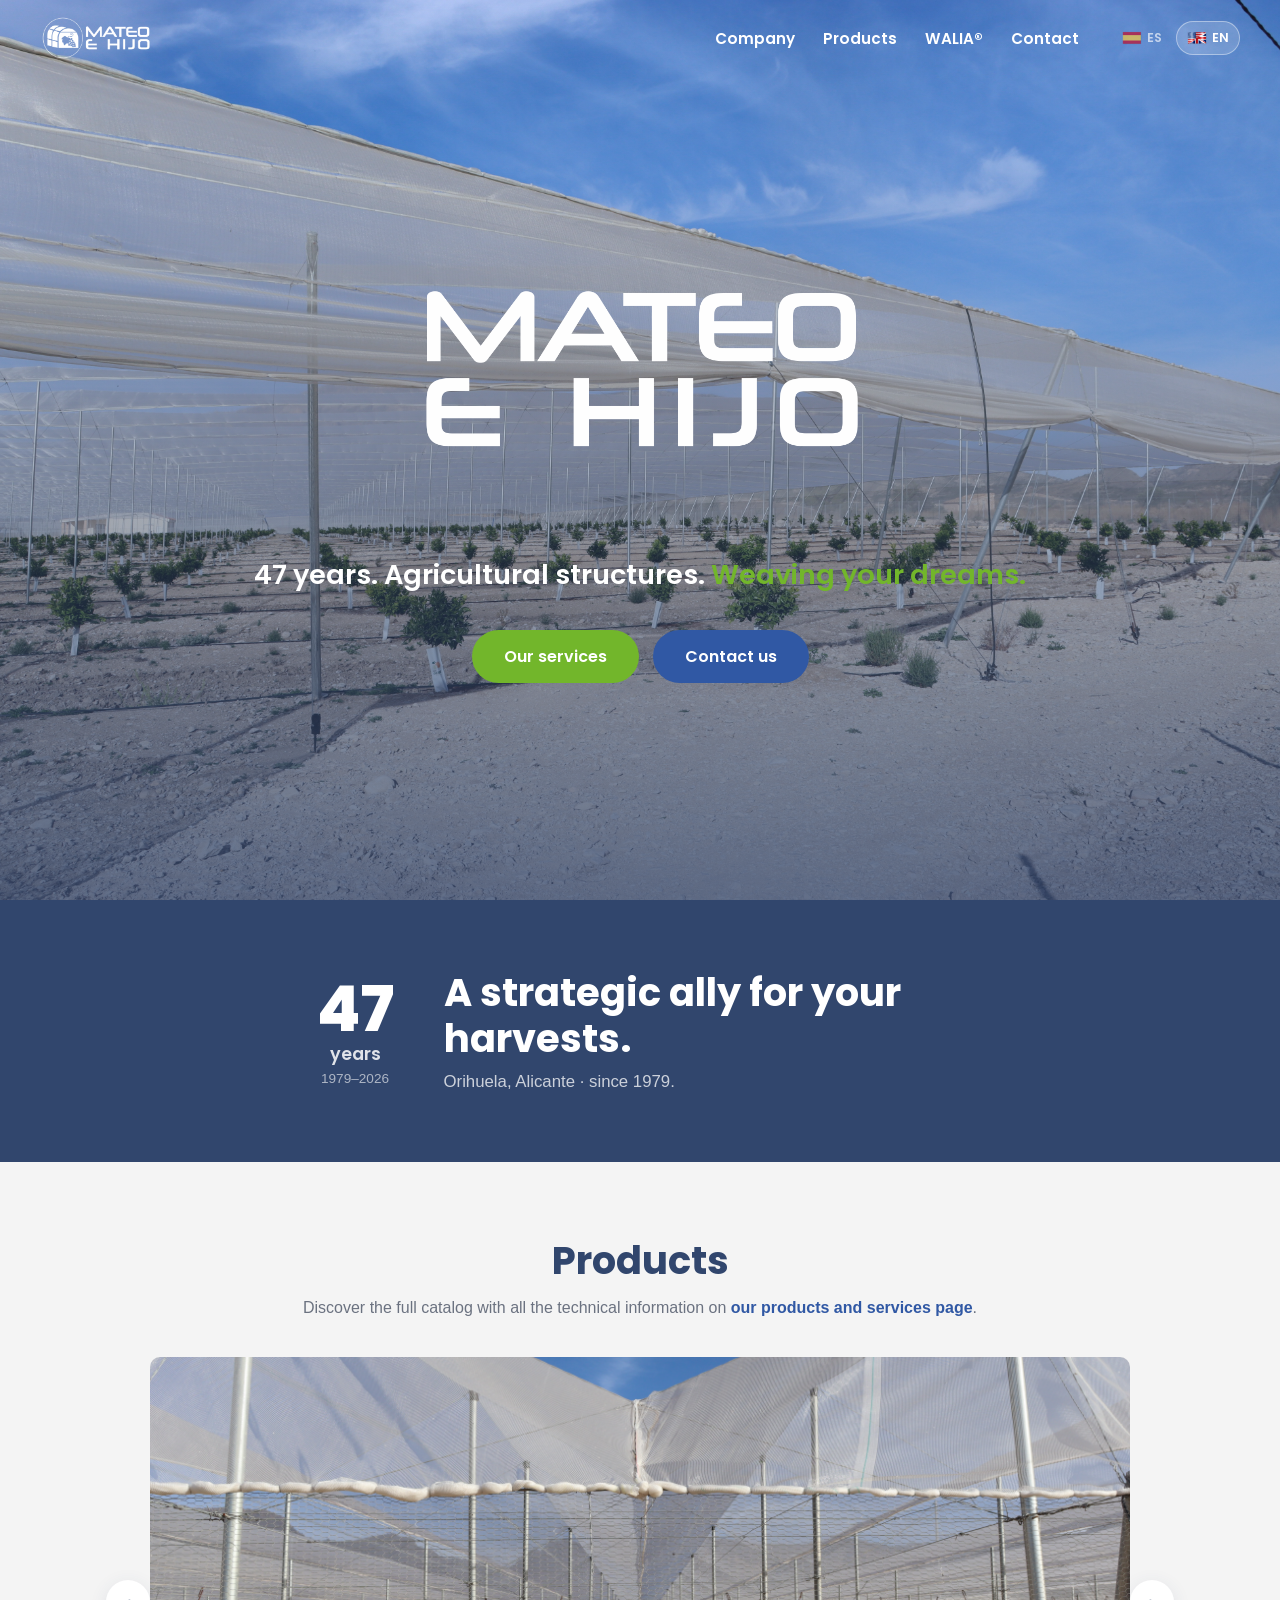
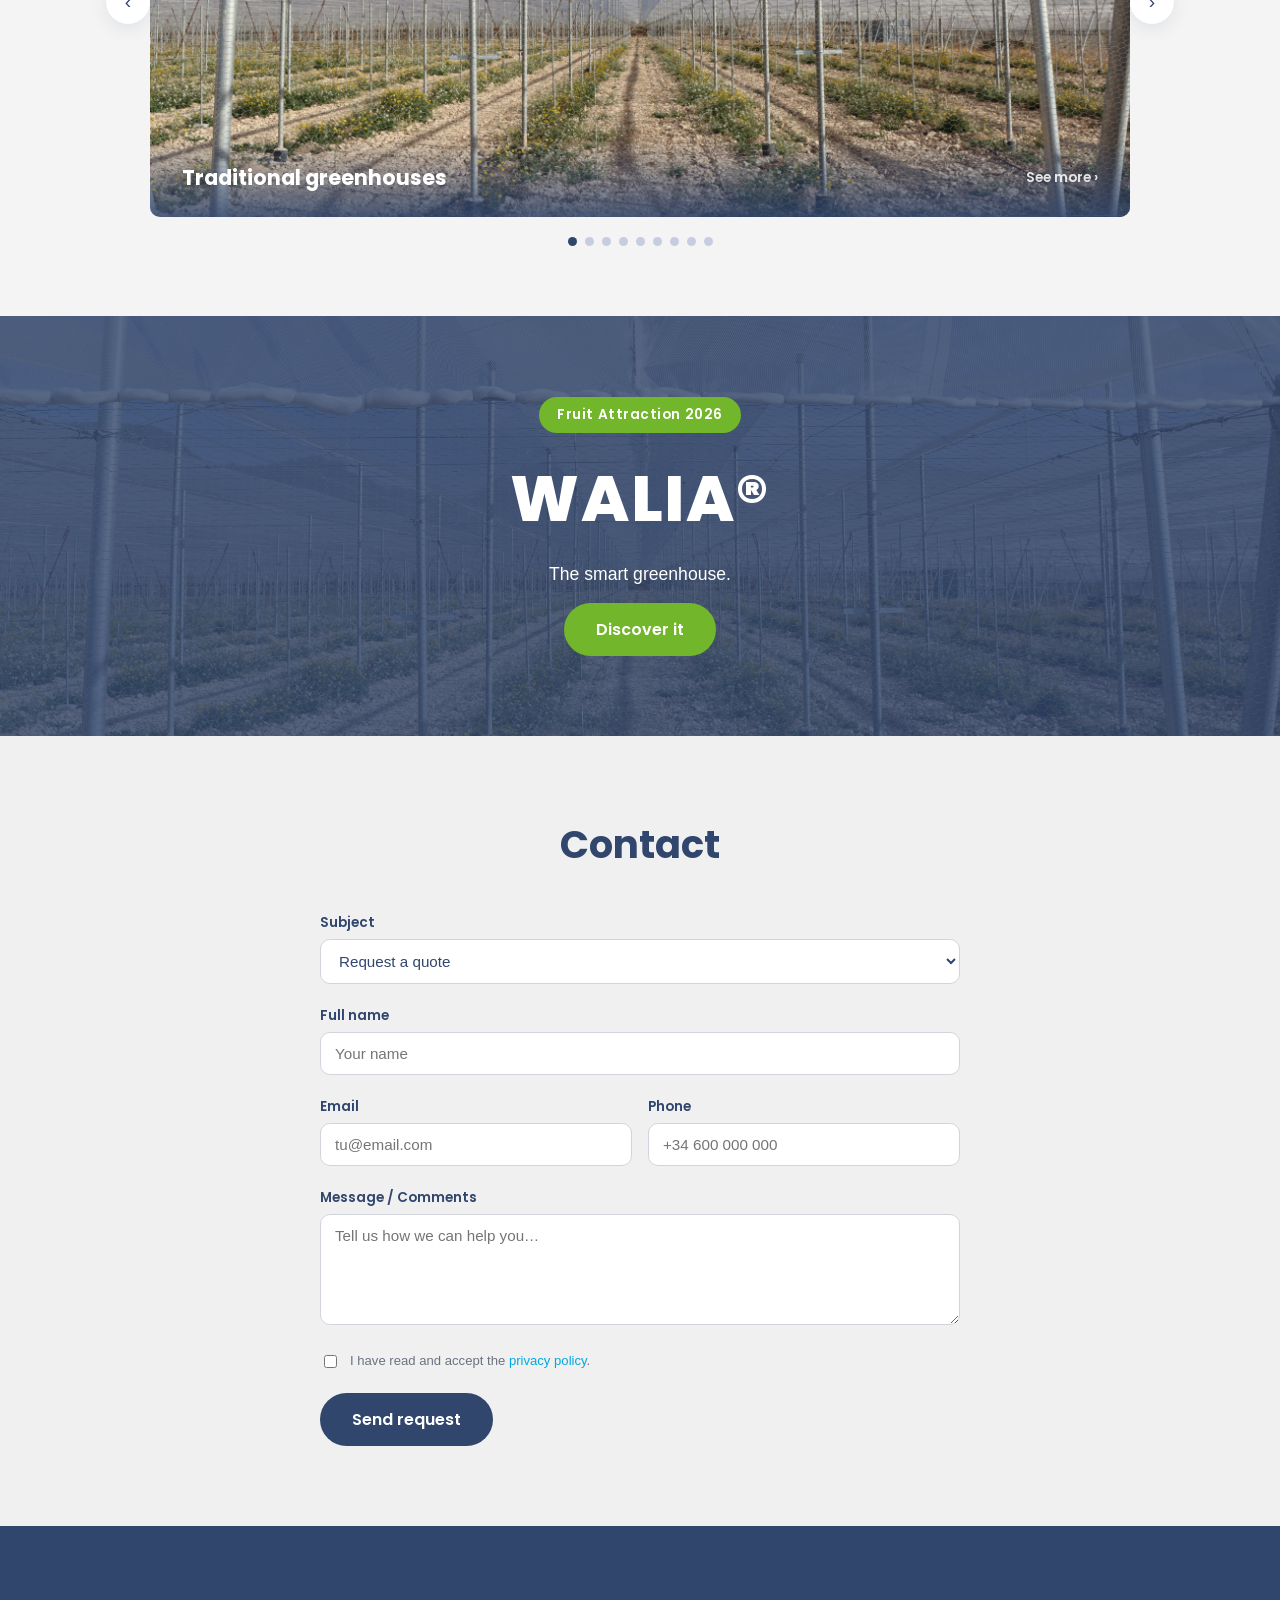
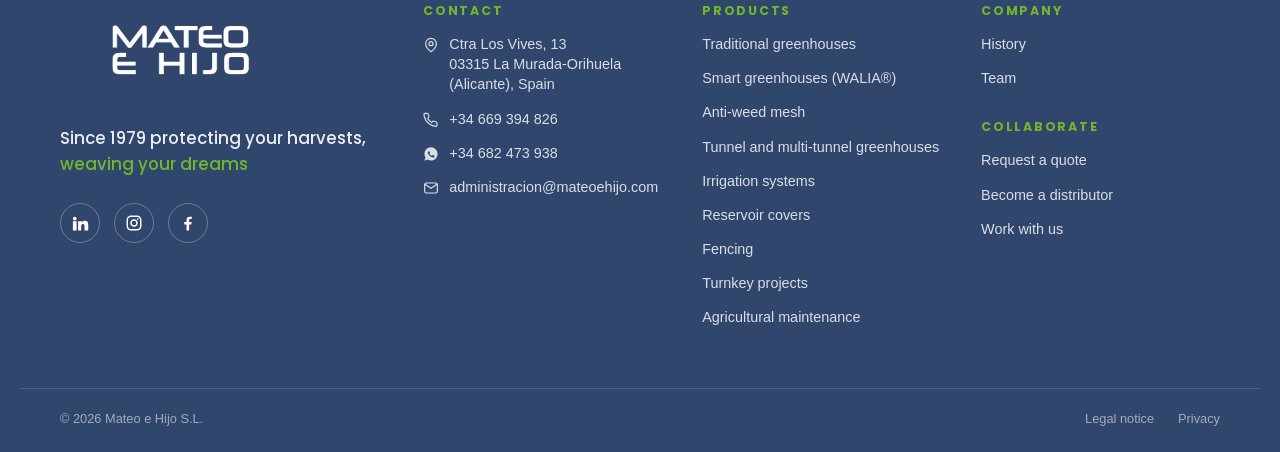
<file: index.html>
<!DOCTYPE html>
<html lang="es">
<head>
<meta charset="UTF-8">
<meta name="viewport" content="width=device-width, initial-scale=1.0">
<title>Mateo e Hijo — Estructuras agrícolas desde 1979</title>
<meta name="description" content="Mateo e Hijo: invernaderos, WALIA®, mallas, riego, cercados y proyectos llave en mano. Desde 1979 protegiendo tus cosechas, tejiendo tus sueños.">
<link rel="icon" href="favicon.ico" sizes="any">
<link rel="icon" type="image/png" sizes="32x32" href="assets/favicon-32x32.png">
<link rel="icon" type="image/png" sizes="16x16" href="assets/favicon-16x16.png">
<link rel="apple-touch-icon" sizes="180x180" href="assets/apple-touch-icon.png">
<link rel="stylesheet" href="https://fonts.googleapis.com/css2?family=Poppins:wght@400;500;600;700;800&display=swap">
<link rel="stylesheet" href="styles.css?v=20261021">
</head>
<body data-i18n-title="home.title" data-i18n-description="home.description">

<nav id="navbar">
  <a href="index.html" class="nav-logo">
    <img src="assets/logo-rect-white.webp" alt="Mateo e Hijo" class="logo-white">
    <img src="assets/logo.png" alt="Mateo e Hijo" class="logo-color">
  </a>
  <div class="nav-mobile-controls">
    <div class="lang-switcher" id="langSwitcherMobile"></div>
    <button id="navToggle" data-i18n-attr='{"aria-label":"nav.toggleAria"}' aria-label="Abrir menú" aria-expanded="false">
      <span></span><span></span><span></span>
    </button>
  </div>
  <ul id="navMenu">
    <li class="has-dropdown">
      <a href="empresa/empresa.html" data-i18n="nav.empresa"></a>
      <div class="dropdown">
        <a href="empresa/empresa.html#historia" data-i18n="nav.historia"></a>
        <a href="empresa/empresa.html#equipo" data-i18n="nav.equipo"></a>
      </div>
    </li>
    <li class="has-dropdown">
      <a href="#servicios" data-i18n="nav.productos"></a>
      <div class="dropdown" id="productosDropdown"></div>
    </li>
    <li><a href="walia/walia.html" data-i18n="nav.walia"></a></li>
    <li class="has-dropdown">
      <a href="#formulario" data-i18n="nav.contacto"></a>
      <div class="dropdown">
        <a href="#formulario" data-asunto="presupuesto" data-i18n="nav.presupuesto"></a>
        <a href="#formulario" data-asunto="distribuidor" data-i18n="nav.distribuidor"></a>
        <a href="#formulario" data-asunto="trabaja" data-i18n="nav.trabaja"></a>
      </div>
    </li>
    <li class="lang-switcher-item"><div class="lang-switcher" id="langSwitcher"></div></li>
  </ul>
</nav>

<header class="hero">
  <img src="assets/hero.jpg" data-i18n-attr='{"alt":"home.heroImgAlt"}' alt="Invernadero Mateo e Hijo" class="hero-img">
  <div class="hero-scrim"></div>
  <div class="hero-content">
    <img src="assets/letras-white.webp" alt="MATEO E HIJO" class="hero-wordmark">
    <p class="hero-tagline" data-i18n-html="home.heroTagline">47 años. Estructuras agrícolas. <span class="accent-green">Tejiendo tus sueños.</span></p>
    <div class="hero-actions">
      <a href="#servicios" class="btn btn-green" data-i18n="home.heroServiciosBtn"></a>
      <a href="#formulario" class="btn btn-primary" data-i18n="home.heroContactaBtn"></a>
    </div>
  </div>
</header>

<section id="empresa" class="company-strip">
  <div class="stat-callout">
    <div class="stat-value">47</div>
    <div class="stat-label" data-i18n="home.statLabel"></div>
    <div class="stat-range">1979–2026</div>
  </div>
  <div class="company-copy">
    <h2 data-i18n="home.companyH2"></h2>
    <p data-i18n="home.companyP"></p>
  </div>
</section>

<section id="servicios" class="products-section">
  <h2 class="section-heading" data-i18n="nav.productos"></h2>
  <p class="products-subheading" data-i18n-html="home.productsSubheading">Descubre el catálogo completo con toda la información técnica en <a href="productos/productos.html">nuestra página de productos y servicios</a>.</p>
  <div class="carousel">
    <div class="carousel-viewport">
      <div class="carousel-track" id="carouselTrack"></div>
    </div>
    <button class="carousel-btn carousel-prev" id="prevSlide" data-i18n-attr='{"aria-label":"home.carouselPrevAria"}' aria-label="Anterior">‹</button>
    <button class="carousel-btn carousel-next" id="nextSlide" data-i18n-attr='{"aria-label":"home.carouselNextAria"}' aria-label="Siguiente">›</button>
    <div class="carousel-dots" id="carouselDots"></div>
  </div>
</section>

<section id="walia" class="walia-teaser">
  <img src="assets/walia-teaser.jpg" alt="WALIA®" class="walia-img">
  <div class="walia-scrim"></div>
  <div class="walia-content">
    <span class="badge badge-green">Fruit Attraction 2026</span>
    <span class="walia-title">WALIA®</span>
    <p data-i18n="home.waliaTeaserP"></p>
    <a href="walia/walia.html" class="btn btn-green" data-i18n="home.waliaTeaserBtn"></a>
  </div>
</section>

<section id="formulario" class="contact-section">
  <h2 class="section-heading" data-i18n="nav.contacto"></h2>
  <form id="contactForm">
    <div class="field">
      <label for="asunto" data-i18n="form.asuntoLabel"></label>
      <select id="asunto" name="asunto">
        <option value="presupuesto" data-i18n="nav.presupuesto"></option>
        <option value="distribuidor" data-i18n="nav.distribuidor"></option>
        <option value="trabaja" data-i18n="nav.trabaja"></option>
        <option value="general" data-i18n="form.consultaGeneral"></option>
      </select>
    </div>
    <div class="field">
      <label for="nombre" data-i18n="form.nombreLabel"></label>
      <input type="text" id="nombre" name="nombre" data-i18n-attr='{"placeholder":"form.nombrePlaceholder"}' placeholder="Tu nombre" required>
    </div>
    <div class="field-row">
      <div class="field">
        <label for="email" data-i18n="form.emailLabel"></label>
        <input type="email" id="email" name="email" placeholder="tu@email.com" required>
      </div>
      <div class="field">
        <label for="telefono" data-i18n="form.telefonoLabel"></label>
        <input type="tel" id="telefono" name="telefono" placeholder="+34 600 000 000">
      </div>
    </div>
    <div class="field">
      <label for="mensaje" data-i18n="form.mensajeLabel"></label>
      <textarea id="mensaje" name="mensaje" rows="5" data-i18n-attr='{"placeholder":"form.mensajePlaceholder"}' placeholder="Cuéntanos en qué podemos ayudarte…"></textarea>
    </div>
    <div class="checkbox-field">
      <input type="checkbox" id="privacidad-check" required>
      <label for="privacidad-check" data-i18n-html="modal.consent">He leído y acepto la <a href="#" id="openPrivacy">política de privacidad</a>.</label>
    </div>
    <button type="submit" class="btn btn-navy" data-i18n="form.submit"></button>
    <p id="formSentMsg" class="form-sent-msg" data-i18n="form.sentMsg" hidden></p>
  </form>
</section>

<div id="privacyModal" class="modal-overlay" hidden>
  <div class="modal-box">
    <div class="modal-header">
      <h2 data-i18n="modal.title"></h2>
      <button id="closePrivacy" data-i18n-attr='{"aria-label":"modal.closeAria"}' aria-label="Cerrar">×</button>
    </div>
    <div class="modal-body">
      <p data-i18n="modal.p1"></p>
      <p class="modal-bold" data-i18n-html="modal.p2"></p>
      <p data-i18n="modal.p3"></p>
      <p data-i18n="modal.p4"></p>
      <p data-i18n="modal.p5"></p>
      <p data-i18n="modal.p6"></p>
      <p data-i18n="modal.p7"></p>
      <p data-i18n="modal.p8"></p>
    </div>
  </div>
</div>

<footer id="contacto">
  <div class="footer-grid">
    <div class="footer-brand">
      <img src="assets/letras-white.webp" alt="MATEO E HIJO" class="footer-logo">
      <p class="footer-tagline" data-i18n-html="footer.tagline">Desde 1979 protegiendo tus cosechas, <span class="accent-green">tejiendo tus sueños</span></p>
      <div class="social-links">
        <a href="https://www.linkedin.com/in/mateo-e-hijo-s-l-17a738368/" target="_blank" rel="noopener" aria-label="LinkedIn">
          <svg width="18" height="18" viewBox="0 0 24 24" fill="currentColor"><path d="M4.98 3.5a2.5 2.5 0 1 1 0 5 2.5 2.5 0 0 1 0-5zM2.5 9.5h5V22h-5zM9.5 9.5h4.8v1.7h.07c.67-1.2 2.3-2.05 4.13-2.05 3.3 0 4.5 2 4.5 5.4V22h-5v-6.2c0-1.5-.5-2.6-1.9-2.6-1.3 0-2.1.9-2.4 1.8-.1.3-.13.7-.13 1.1V22h-4.07z"/></svg>
        </a>
        <a href="https://www.instagram.com/mateoehijo.sl/" target="_blank" rel="noopener" aria-label="Instagram">
          <svg width="18" height="18" viewBox="0 0 24 24" fill="none" stroke="currentColor" stroke-width="1.9" stroke-linecap="round"><rect x="3" y="3" width="18" height="18" rx="5"></rect><circle cx="12" cy="12" r="4"></circle><circle cx="17.2" cy="6.8" r="1.1" fill="currentColor" stroke="none"></circle></svg>
        </a>
        <a href="https://www.facebook.com/mateoehijo/" target="_blank" rel="noopener" aria-label="Facebook">
          <svg width="18" height="18" viewBox="0 0 24 24" fill="currentColor"><path d="M13.5 22v-8h2.9l.45-3.4H13.5V8.4c0-.98.28-1.65 1.7-1.65h1.8V3.7c-.31-.04-1.38-.13-2.63-.13-2.6 0-4.37 1.58-4.37 4.5v2.53H7v3.4h3V22z"/></svg>
        </a>
      </div>
    </div>

    <div class="footer-col">
      <span class="footer-heading" data-i18n="nav.contacto"></span>
      <a href="https://www.google.com/maps/search/?api=1&query=Ctra+Los+Vives+13+03315+La+Murada+Orihuela+Alicante" target="_blank" rel="noopener" class="footer-link footer-link-icon">
        <svg width="16" height="16" viewBox="0 0 24 24" fill="none" stroke="currentColor" stroke-width="1.75" stroke-linecap="round"><path d="M20 10c0 6-8 12-8 12s-8-6-8-12a8 8 0 1 1 16 0z"></path><circle cx="12" cy="10" r="3"></circle></svg>
        <span data-i18n-html="footer.direccion">Ctra Los Vives, 13<br>03315 La Murada-Orihuela<br>(Alicante), España</span>
      </a>
      <a href="tel:+34669394826" class="footer-link footer-link-icon">
        <svg width="16" height="16" viewBox="0 0 24 24" fill="none" stroke="currentColor" stroke-width="1.75" stroke-linecap="round"><path d="M21 16.9v2.6a2 2 0 0 1-2.2 2 19.5 19.5 0 0 1-8.5-3 19.2 19.2 0 0 1-5.9-5.9 19.5 19.5 0 0 1-3-8.6A2 2 0 0 1 3.4 2H6a2 2 0 0 1 2 1.7c.1.9.35 1.8.7 2.7a2 2 0 0 1-.45 2.1L7.1 9.7a15.5 15.5 0 0 0 5.9 5.9l1.2-1.2a2 2 0 0 1 2.1-.45c.9.35 1.8.6 2.7.7A2 2 0 0 1 21 16.9z"></path></svg>
        <span>+34 669 394 826</span>
      </a>
      <a href="https://wa.me/34682473938" target="_blank" rel="noopener" class="footer-link footer-link-icon">
        <svg width="16" height="16" viewBox="0 0 24 24" fill="currentColor"><path d="M12.04 2C6.6 2 2.2 6.4 2.2 11.84c0 1.94.53 3.75 1.45 5.3L2 22l4.98-1.6a9.8 9.8 0 0 0 5.06 1.4c5.44 0 9.84-4.4 9.84-9.84S17.48 2 12.04 2zm5.7 13.9c-.24.68-1.4 1.32-1.94 1.37-.53.05-1.02.2-3.44-.9-2.42-1.1-3.94-3.6-4.06-3.76-.12-.17-.96-1.3-.96-2.48s.62-1.76.84-2c.22-.24.48-.3.65-.3h.46c.15 0 .35-.03.53.42.2.5.66 1.7.72 1.83.06.12.1.27.02.43-.09.17-.5.68-.68.86-.12.13-.25.27-.1.53.14.26.64 1.07 1.37 1.73.94.85 1.73 1.11 1.98 1.24.25.12.4.1.55-.06.15-.17.64-.75.81-1 .18-.26.35-.21.58-.13.24.09 1.5.71 1.76.84.26.13.43.19.5.3.06.1.06.63-.18 1.31z"/></svg>
        <span>+34 682 473 938</span>
      </a>
      <a href="mailto:administracion@mateoehijo.com" class="footer-link footer-link-icon">
        <svg width="16" height="16" viewBox="0 0 24 24" fill="none" stroke="currentColor" stroke-width="1.75" stroke-linecap="round"><rect x="2.5" y="4.5" width="19" height="15" rx="2.5"></rect><path d="m3 6.5 9 6 9-6"></path></svg>
        <span>administracion@mateoehijo.com</span>
      </a>
    </div>

    <div class="footer-col" id="footerProductos">
      <span class="footer-heading" data-i18n="nav.productos"></span>
    </div>

    <div class="footer-col-group">
      <div class="footer-col">
        <span class="footer-heading" data-i18n="nav.empresa"></span>
        <a href="empresa/empresa.html#historia" class="footer-link" data-i18n="nav.historia"></a>
        <a href="empresa/empresa.html#equipo" class="footer-link" data-i18n="nav.equipo"></a>
      </div>
      <div class="footer-col">
        <span class="footer-heading" data-i18n="footer.colabora"></span>
        <a href="#formulario" class="footer-link" data-asunto="presupuesto" data-i18n="nav.presupuesto"></a>
        <a href="#formulario" class="footer-link" data-asunto="distribuidor" data-i18n="nav.distribuidor"></a>
        <a href="#formulario" class="footer-link" data-asunto="trabaja" data-i18n="nav.trabaja"></a>
      </div>
    </div>
  </div>

  <div class="footer-bottom">
    <span>© 2026 Mateo e Hijo S.L.</span>
    <div class="footer-bottom-links">
      <a href="#contacto" data-i18n="footer.avisoLegal"></a>
      <a href="#" id="openPrivacy2" data-i18n="footer.privacidad"></a>
    </div>
  </div>
</footer>

<script src="products-data.js?v=20261021"></script>
<script src="i18n.js?v=20261021"></script>
<script src="common.js?v=20261021"></script>
<script src="main.js?v=20261021"></script>
</body>
</html>
</file>
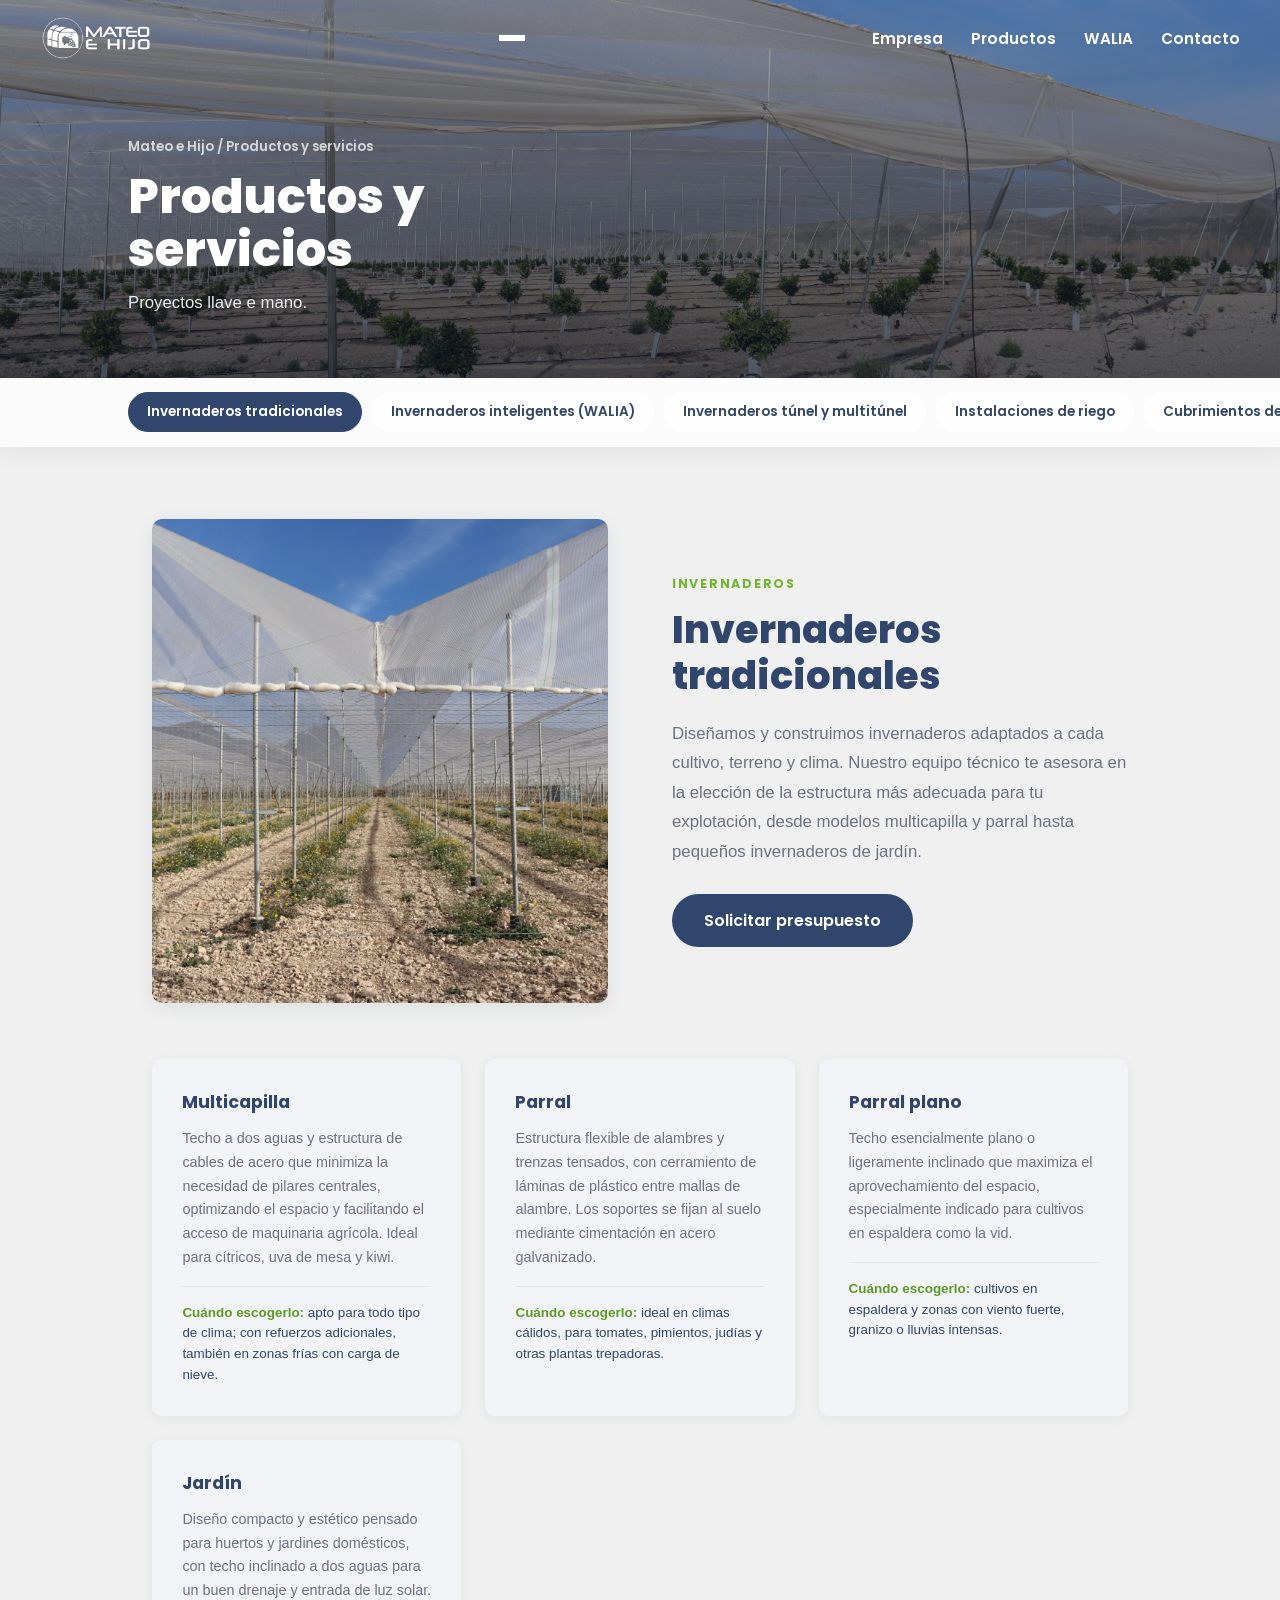
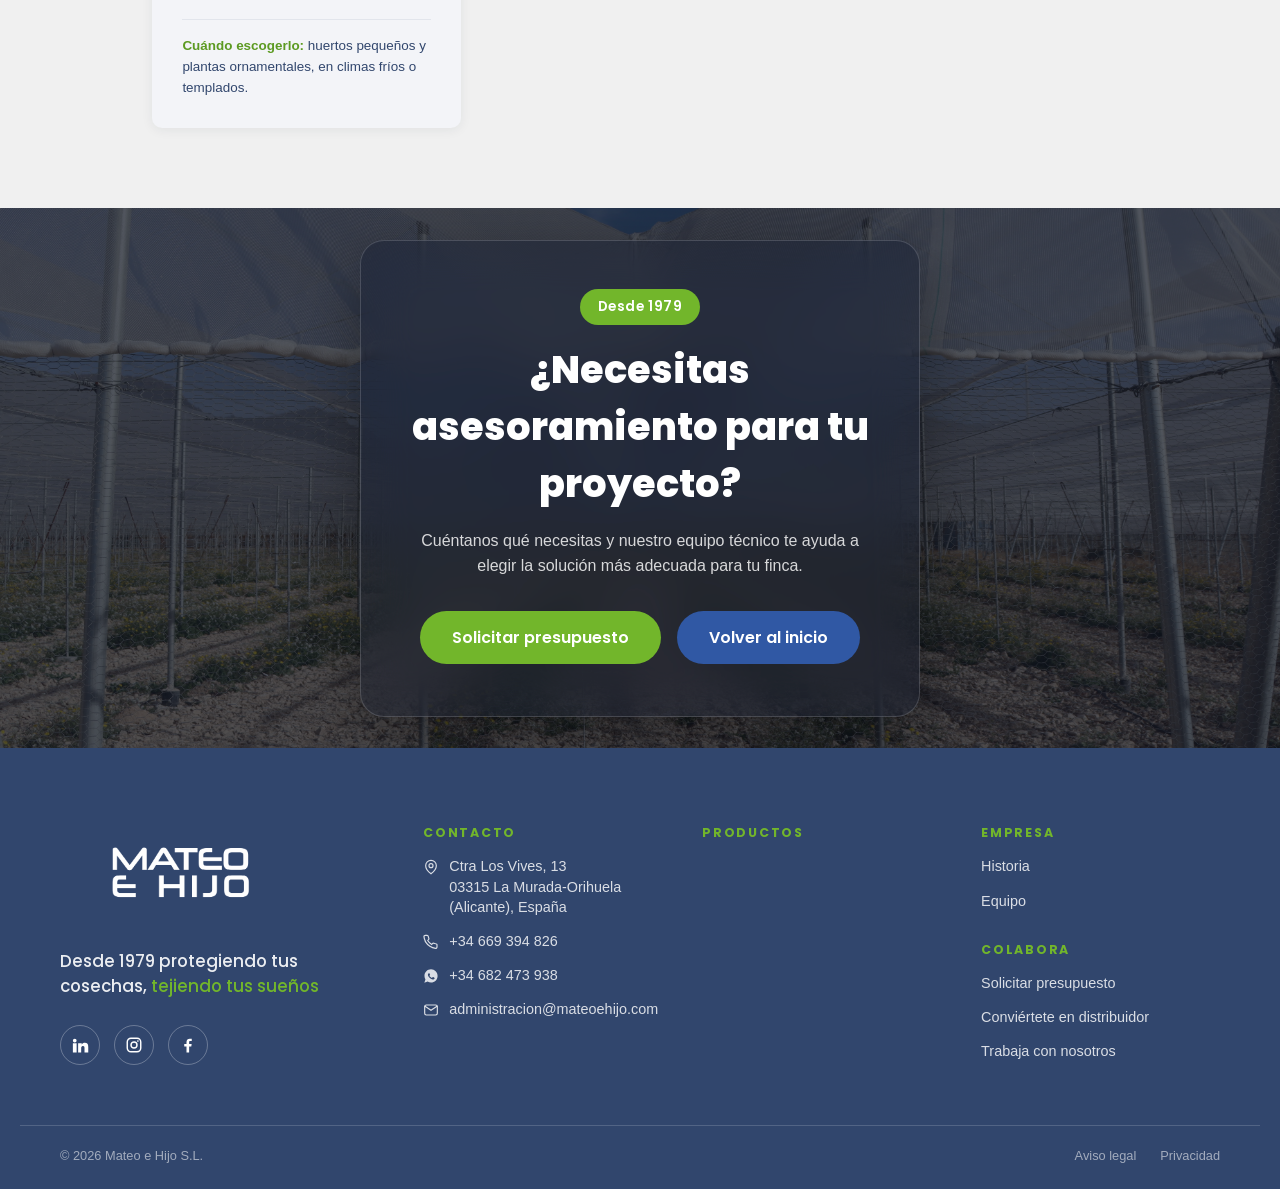
<file: productos.html>
<!DOCTYPE html>
<html lang="es">
<head>
<meta charset="UTF-8">
<meta name="viewport" content="width=device-width, initial-scale=1.0">
<title>Productos y servicios — Mateo e Hijo</title>
<meta name="description" content="Invernaderos multicapilla, parral, túnel y multitúnel, WALIA, malla antihierba, riego, cubrimientos de pantano, cercados, proyectos llave en mano y mantenimientos agrícolas. Mateo e Hijo, desde 1979.">
<link rel="stylesheet" href="https://fonts.googleapis.com/css2?family=Poppins:wght@400;500;600;700;800&display=swap">
<link rel="stylesheet" href="styles.css">
<link rel="stylesheet" href="productos.css">
</head>
<body>

<nav id="navbar">
  <a href="index.html" class="nav-logo">
    <img src="assets/logo-rect-white.webp" alt="Mateo e Hijo" class="logo-white">
    <img src="assets/logo.png" alt="Mateo e Hijo" class="logo-color">
  </a>
  <button id="navToggle" aria-label="Abrir menú" aria-expanded="false">
    <span></span><span></span><span></span>
  </button>
  <ul id="navMenu">
    <li class="has-dropdown">
      <a href="index.html#empresa">Empresa</a>
      <div class="dropdown">
        <a href="index.html#empresa">Historia</a>
        <a href="index.html#empresa">Equipo</a>
      </div>
    </li>
    <li class="has-dropdown">
      <a href="productos.html">Productos</a>
      <div class="dropdown" id="productosDropdown"></div>
    </li>
    <li><a href="walia/walia.html">WALIA</a></li>
    <li class="has-dropdown">
      <a href="index.html#formulario">Contacto</a>
      <div class="dropdown">
        <a href="index.html?asunto=Solicitar%20presupuesto#formulario">Solicitar presupuesto</a>
        <a href="index.html?asunto=Conviértete%20en%20distribuidor#formulario">Conviértete en distribuidor</a>
        <a href="index.html?asunto=Trabaja%20con%20nosotros#formulario">Trabaja con nosotros</a>
      </div>
    </li>
  </ul>
</nav>

<header class="prod-hero">
  <img src="assets/hero.jpg" alt="Invernadero Mateo e Hijo" class="prod-hero-img">
  <div class="prod-hero-scrim"></div>
  <div class="prod-hero-content">
    <span class="prod-breadcrumb"><a href="index.html">Mateo e Hijo</a> / Productos y servicios</span>
    <h1>Productos y servicios</h1>
    <p>Proyectos llave e mano.</p>
  </div>
</header>

<nav class="prod-quicknav" id="prodQuicknav" aria-label="Ir a un producto"></nav>

<section id="invernaderos-tradicionales" class="prod-panel" data-label="Invernaderos tradicionales">
  <div class="prod-panel-inner">
    <div class="prod-panel-media">
      <img src="assets/cat-invernaderos-tradicionales.jpg" alt="Invernaderos tradicionales Mateo e Hijo">
    </div>
    <div class="prod-panel-body">
      <span class="prod-eyebrow">Invernaderos</span>
      <h2>Invernaderos tradicionales</h2>
      <p class="prod-lead">Diseñamos y construimos invernaderos adaptados a cada cultivo, terreno y clima. Nuestro equipo técnico te asesora en la elección de la estructura más adecuada para tu explotación, desde modelos multicapilla y parral hasta pequeños invernaderos de jardín.</p>
      <a href="index.html?asunto=Solicitar%20presupuesto#formulario" class="btn btn-navy prod-cta-btn">Solicitar presupuesto</a>
    </div>
  </div>

  <div class="prod-subgrid">
    <div class="prod-subcard">
      <h3>Multicapilla</h3>
      <p>Techo a dos aguas y estructura de cables de acero que minimiza la necesidad de pilares centrales, optimizando el espacio y facilitando el acceso de maquinaria agrícola. Ideal para cítricos, uva de mesa y kiwi.</p>
      <div class="prod-subcard-when"><b>Cuándo escogerlo:</b> apto para todo tipo de clima; con refuerzos adicionales, también en zonas frías con carga de nieve.</div>
    </div>
    <div class="prod-subcard">
      <h3>Parral</h3>
      <p>Estructura flexible de alambres y trenzas tensados, con cerramiento de láminas de plástico entre mallas de alambre. Los soportes se fijan al suelo mediante cimentación en acero galvanizado.</p>
      <div class="prod-subcard-when"><b>Cuándo escogerlo:</b> ideal en climas cálidos, para tomates, pimientos, judías y otras plantas trepadoras.</div>
    </div>
    <div class="prod-subcard">
      <h3>Parral plano</h3>
      <p>Techo esencialmente plano o ligeramente inclinado que maximiza el aprovechamiento del espacio, especialmente indicado para cultivos en espaldera como la vid.</p>
      <div class="prod-subcard-when"><b>Cuándo escogerlo:</b> cultivos en espaldera y zonas con viento fuerte, granizo o lluvias intensas.</div>
    </div>
    <div class="prod-subcard">
      <h3>Jardín</h3>
      <p>Diseño compacto y estético pensado para huertos y jardines domésticos, con techo inclinado a dos aguas para un buen drenaje y entrada de luz solar.</p>
      <div class="prod-subcard-when"><b>Cuándo escogerlo:</b> huertos pequeños y plantas ornamentales, en climas fríos o templados.</div>
    </div>
  </div>
</section>

<section id="walia" class="prod-panel" data-label="Invernaderos inteligentes (WALIA)">
  <div class="prod-panel-inner">
    <div class="prod-panel-media">
      <img src="assets/PHOTO-2026-09-14-20-17-58.jpg" alt="WALIA, invernadero inteligente">
    </div>
    <div class="prod-panel-body">
      <span class="prod-eyebrow">Innovación y tecnología</span>
      <h2>Invernaderos inteligentes WALIA</h2>
      <p class="prod-lead">WALIA dota de inteligencia a tus invernaderos multiparral y multicapilla: sensores, motores y conexiones que abren y cierran los plásticos automáticamente e informan en tiempo real del clima en tu finca, con opción de placas solares para funcionar de forma autosostenible.</p>
      <ul class="prod-list">
        <li>Temperatura, humedad y precipitaciones en tiempo real</li>
        <li>Viento y radiación solar desde la app</li>
        <li>Recomendaciones inteligentes para maximizar la producción</li>
      </ul>
      <a href="walia/walia.html" class="btn btn-green prod-cta-btn">Descubre WALIA en detalle</a>
      <img src="assets/5b1cc72c-7603-4e79-8efb-26116e3a7654.png" alt="" class="prod-walia-illustration">
    </div>
  </div>
</section>

<section id="tunel-multitunel" class="prod-panel" data-label="Invernaderos túnel y multitúnel">
  <div class="prod-panel-inner">
    <div class="prod-panel-media">
      <img src="assets/cat-tunel.jpg" alt="Invernaderos túnel y multitúnel">
    </div>
    <div class="prod-panel-body">
      <span class="prod-eyebrow">Invernaderos</span>
      <h2>Invernaderos túnel y multitúnel</h2>
      <p class="prod-lead">Estructuras curvas prefabricadas pensadas para instalaciones rápidas y económicas, desde pequeñas superficies hasta explotaciones tecnificadas de gran tamaño.</p>
      <a href="index.html?asunto=Solicitar%20presupuesto#formulario" class="btn btn-navy prod-cta-btn">Solicitar presupuesto</a>
    </div>
  </div>

  <div class="prod-subgrid">
    <div class="prod-subcard">
      <h3>Túnel</h3>
      <p>Estructura totalmente curva desde el suelo hasta la cumbrera, formada por arcos de tubo galvanizado que no precisan zapatas de hormigón, lo que facilita su traslado e instalación.</p>
      <div class="prod-subcard-when"><b>Cuándo escogerlo:</b> superficies y cultivos pequeños, hortícolas de porte rastrero o entutorados a baja altura.</div>
    </div>
    <div class="prod-subcard">
      <h3>Multitúnel</h3>
      <p>Invernadero industrial de estructura totalmente metálica y cubierta curva, con cerramiento de malla mosquitera y láminas de EVA sujetas mediante perfiles de acero galvanizado.</p>
      <div class="prod-subcard-when"><b>Cuándo escogerlo:</b> explotaciones tecnificadas que necesitan control climático avanzado y automatización.</div>
    </div>
  </div>
</section>

<section id="riego" class="prod-panel" data-label="Instalaciones de riego">
  <div class="prod-panel-inner">
    <div class="prod-panel-media">
      <img src="assets/cat-riego.jpg" alt="Instalaciones de riego">
    </div>
    <div class="prod-panel-body">
      <span class="prod-eyebrow">Servicios e instalaciones</span>
      <h2>Instalaciones de riego</h2>
      <p class="prod-lead">Diseñamos e instalamos sistemas de riego adaptados a cada cultivo e invernadero, integrables con la automatización del clima para un control preciso del agua y un mejor aprovechamiento de los recursos.</p>
      <ul class="prod-list">
        <li>Automatización completa junto con el control climático del invernadero</li>
        <li>Ahorro de agua y de mano de obra</li>
        <li>Asesoramiento técnico personalizado de principio a fin</li>
      </ul>
      <a href="index.html?asunto=Solicitar%20presupuesto#formulario" class="btn btn-navy prod-cta-btn">Solicitar presupuesto</a>
    </div>
  </div>
</section>

<section id="pantano" class="prod-panel" data-label="Cubrimientos de pantano">
  <div class="prod-panel-inner">
    <div class="prod-panel-media">
      <img src="assets/cat-pantano.jpg" alt="Cubrimientos de pantano">
    </div>
    <div class="prod-panel-body">
      <span class="prod-eyebrow">Servicios e instalaciones</span>
      <h2>Cubrimientos de pantano</h2>
      <p class="prod-lead">Cubrimos balsas y pantanos de riego para proteger el agua acumulada de la evaporación, la suciedad y la proliferación de algas, alargando la vida útil del agua y de toda la instalación de riego.</p>
      <ul class="prod-list">
        <li>Reduce la evaporación y las pérdidas de agua</li>
        <li>Protege la instalación de riego de suciedad y algas</li>
        <li>Materiales resistentes a la intemperie</li>
      </ul>
      <a href="index.html?asunto=Solicitar%20presupuesto#formulario" class="btn btn-navy prod-cta-btn">Solicitar presupuesto</a>
    </div>
  </div>
</section>

<section id="malla-antihierba" class="prod-panel" data-label="Malla antihierba">
  <div class="prod-panel-inner">
    <div class="prod-panel-media">
      <img src="assets/cat-malla-antihierba.jpg" alt="Malla antihierba">
    </div>
    <div class="prod-panel-body">
      <span class="prod-eyebrow">Servicios e instalaciones</span>
      <h2>Malla antihierba</h2>
      <p class="prod-lead">Tela cubresuelos que impide el crecimiento de malas hierbas bajo el cultivo, reduciendo el uso de herbicidas y las labores de mantenimiento. Disponible en distintos gramajes y colores según la necesidad de cada finca.</p>
      <ul class="prod-list">
        <li>Reduce el mantenimiento y el uso de herbicidas</li>
        <li>Ayuda a conservar la humedad del suelo</li>
        <li>Fácil de instalar y de larga duración</li>
      </ul>
      <a href="index.html?asunto=Solicitar%20presupuesto#formulario" class="btn btn-navy prod-cta-btn">Solicitar presupuesto</a>
    </div>
  </div>
</section>

<section id="cercados" class="prod-panel" data-label="Cercados">
  <div class="prod-panel-inner">
    <div class="prod-panel-media">
      <img src="assets/cat-cercados.jpg" alt="Cercados">
    </div>
    <div class="prod-panel-body">
      <span class="prod-eyebrow">Servicios e instalaciones</span>
      <h2>Cercados</h2>
      <p class="prod-lead">Ejecutamos cercados y vallados para delimitar y proteger tu finca: desde cercados con muro de hormigón hasta mallas simple torsión o anudada ganadera, con puertas, tensores y accesorios a medida.</p>
      <ul class="prod-list">
        <li>Materiales galvanizados de alta durabilidad</li>
        <li>Diseño adaptado al uso: ganadero, perimetral o de seguridad</li>
        <li>Instalación con maquinaria y transporte propios</li>
      </ul>
      <a href="index.html?asunto=Solicitar%20presupuesto#formulario" class="btn btn-navy prod-cta-btn">Solicitar presupuesto</a>
    </div>
  </div>
</section>

<section id="llave-en-mano" class="prod-panel" data-label="Proyectos llave en mano">
  <div class="prod-panel-inner">
    <div class="prod-panel-media">
      <img src="assets/cat-llave-en-mano.jpg" alt="Proyectos llave en mano">
    </div>
    <div class="prod-panel-body">
      <span class="prod-eyebrow">Servicios e instalaciones</span>
      <h2>Proyectos llave en mano</h2>
      <p class="prod-lead">Nos encargamos de tu proyecto de principio a fin: asesoramiento técnico personalizado, maquinaria y transporte propio, y ejecución completa de la obra, para que tú solo tengas que preocuparte de tu cosecha.</p>
      <ul class="prod-list">
        <li>Un único interlocutor durante todo el proyecto</li>
        <li>Maquinaria de última generación y transporte propio</li>
        <li>Materiales respaldados por certificaciones anuales de calidad</li>
      </ul>
      <a href="index.html?asunto=Solicitar%20presupuesto#formulario" class="btn btn-navy prod-cta-btn">Solicitar presupuesto</a>
    </div>
  </div>
</section>

<section id="mantenimientos" class="prod-panel" data-label="Mantenimientos agrícolas">
  <div class="prod-panel-inner">
    <div class="prod-panel-media">
      <img src="assets/cat-mantenimientos.jpg" alt="Mantenimientos agrícolas">
    </div>
    <div class="prod-panel-body">
      <span class="prod-eyebrow">Servicios e instalaciones</span>
      <h2>Mantenimientos agrícolas</h2>
      <p class="prod-lead">Nos encargamos del mantenimiento y desarrollo de tus plantaciones, garantizando resultados óptimos y liberándote de preocupaciones, con maquinaria innovadora y técnicas avanzadas.</p>
      <ul class="prod-list">
        <li>Injerto y poda</li>
        <li>Maquinaria y tractor propios</li>
        <li>Transporte con camión grúa</li>
      </ul>
      <a href="index.html?asunto=Solicitar%20presupuesto#formulario" class="btn btn-navy prod-cta-btn">Solicitar presupuesto</a>
    </div>
  </div>
</section>

<section class="prod-final-cta">
  <img src="assets/walia-teaser.jpg" alt="Mateo e Hijo" class="prod-final-cta-img">
  <div class="prod-final-cta-scrim"></div>
  <div class="prod-final-cta-card">
    <span class="badge badge-green">Desde 1979</span>
    <h2>¿Necesitas asesoramiento para tu proyecto?</h2>
    <p>Cuéntanos qué necesitas y nuestro equipo técnico te ayuda a elegir la solución más adecuada para tu finca.</p>
    <a href="index.html?asunto=Solicitar%20presupuesto#formulario" class="btn btn-green">Solicitar presupuesto</a>
    <a href="index.html" class="btn btn-primary">Volver al inicio</a>
  </div>
</section>

<div id="privacyModal" class="modal-overlay" hidden>
  <div class="modal-box">
    <div class="modal-header">
      <h2>Política de Privacidad</h2>
      <button id="closePrivacy" aria-label="Cerrar">×</button>
    </div>
    <div class="modal-body">
      <p>En cumplimiento del Reglamento (UE) 2016/679 y de la Ley Orgánica de Protección de Datos de Carácter Personal, le informamos de que la identidad del responsable que trata sus datos es:</p>
      <p class="modal-bold">MANTENIMIENTOS Y ESTRUCT. AGRÍCOLAS MATEO E HIJO, S.L.U.<br>CIF: B42531897<br>Ctra Los Vives, 13 · 03315 Orihuela (Alicante)<br><a href="mailto:administracion@mateoehijo.com">administracion@mateoehijo.com</a></p>
      <p>Los datos personales que tratamos en nuestra organización son los mínimos necesarios para contactar con usted, con la finalidad de enviarle información, incluida, en su caso, la comercial y/o publicitaria.</p>
      <p>Le informamos de que todos ellos están protegidos con las seguridades necesarias y de que serán conservados exclusivamente hasta la finalización de la relación comercial o laboral. Este tratamiento se basa en nuestro interés legítimo en comunicarnos con usted, en cumplimiento y/o mantenimiento de relaciones comerciales o laborales.</p>
      <p>Le informamos de que no compartiremos sus datos personales facilitados por usted.</p>
      <p>Recuerde que tiene una serie de derechos en relación con el uso de sus datos personales. Le garantizamos el ejercicio del derecho de acceso, rectificación, supresión, oposición, limitación, portabilidad y oposición a la toma de decisiones.</p>
      <p>A fin de que sus datos sean un fiel reflejo de la realidad, no dude en hacer uso de su derecho de rectificación en el caso de que estos sufran alguna modificación, cambio o anulación.</p>
      <p>Puede ejercer todos estos derechos remitiendo un email a la dirección arriba indicada. También tiene derecho a presentar reclamaciones ante la Agencia Española de Protección de Datos y acudir a los Tribunales de Justicia.</p>
    </div>
  </div>
</div>

<footer id="contacto">
  <div class="footer-grid">
    <div class="footer-brand">
      <img src="assets/letras-white.webp" alt="MATEO E HIJO" class="footer-logo">
      <p class="footer-tagline">Desde 1979 protegiendo tus cosechas, <span class="accent-green">tejiendo tus sueños</span></p>
      <div class="social-links">
        <a href="https://www.linkedin.com/in/mateo-e-hijo-s-l-17a738368/" target="_blank" rel="noopener" aria-label="LinkedIn">
          <svg width="18" height="18" viewBox="0 0 24 24" fill="currentColor"><path d="M4.98 3.5a2.5 2.5 0 1 1 0 5 2.5 2.5 0 0 1 0-5zM2.5 9.5h5V22h-5zM9.5 9.5h4.8v1.7h.07c.67-1.2 2.3-2.05 4.13-2.05 3.3 0 4.5 2 4.5 5.4V22h-5v-6.2c0-1.5-.5-2.6-1.9-2.6-1.3 0-2.1.9-2.4 1.8-.1.3-.13.7-.13 1.1V22h-4.07z"/></svg>
        </a>
        <a href="https://www.instagram.com/mateoehijo.sl/" target="_blank" rel="noopener" aria-label="Instagram">
          <svg width="18" height="18" viewBox="0 0 24 24" fill="none" stroke="currentColor" stroke-width="1.9" stroke-linecap="round"><rect x="3" y="3" width="18" height="18" rx="5"></rect><circle cx="12" cy="12" r="4"></circle><circle cx="17.2" cy="6.8" r="1.1" fill="currentColor" stroke="none"></circle></svg>
        </a>
        <a href="https://www.facebook.com/mateoehijo/" target="_blank" rel="noopener" aria-label="Facebook">
          <svg width="18" height="18" viewBox="0 0 24 24" fill="currentColor"><path d="M13.5 22v-8h2.9l.45-3.4H13.5V8.4c0-.98.28-1.65 1.7-1.65h1.8V3.7c-.31-.04-1.38-.13-2.63-.13-2.6 0-4.37 1.58-4.37 4.5v2.53H7v3.4h3V22z"/></svg>
        </a>
      </div>
    </div>

    <div class="footer-col">
      <span class="footer-heading">Contacto</span>
      <a href="https://www.google.com/maps/search/?api=1&query=Ctra+Los+Vives+13+03315+La+Murada+Orihuela+Alicante" target="_blank" rel="noopener" class="footer-link footer-link-icon">
        <svg width="16" height="16" viewBox="0 0 24 24" fill="none" stroke="currentColor" stroke-width="1.75" stroke-linecap="round"><path d="M20 10c0 6-8 12-8 12s-8-6-8-12a8 8 0 1 1 16 0z"></path><circle cx="12" cy="10" r="3"></circle></svg>
        <span>Ctra Los Vives, 13<br>03315 La Murada-Orihuela<br>(Alicante), España</span>
      </a>
      <a href="tel:+34669394826" class="footer-link footer-link-icon">
        <svg width="16" height="16" viewBox="0 0 24 24" fill="none" stroke="currentColor" stroke-width="1.75" stroke-linecap="round"><path d="M21 16.9v2.6a2 2 0 0 1-2.2 2 19.5 19.5 0 0 1-8.5-3 19.2 19.2 0 0 1-5.9-5.9 19.5 19.5 0 0 1-3-8.6A2 2 0 0 1 3.4 2H6a2 2 0 0 1 2 1.7c.1.9.35 1.8.7 2.7a2 2 0 0 1-.45 2.1L7.1 9.7a15.5 15.5 0 0 0 5.9 5.9l1.2-1.2a2 2 0 0 1 2.1-.45c.9.35 1.8.6 2.7.7A2 2 0 0 1 21 16.9z"></path></svg>
        <span>+34 669 394 826</span>
      </a>
      <a href="https://wa.me/34682473938" target="_blank" rel="noopener" class="footer-link footer-link-icon">
        <svg width="16" height="16" viewBox="0 0 24 24" fill="currentColor"><path d="M12.04 2C6.6 2 2.2 6.4 2.2 11.84c0 1.94.53 3.75 1.45 5.3L2 22l4.98-1.6a9.8 9.8 0 0 0 5.06 1.4c5.44 0 9.84-4.4 9.84-9.84S17.48 2 12.04 2zm5.7 13.9c-.24.68-1.4 1.32-1.94 1.37-.53.05-1.02.2-3.44-.9-2.42-1.1-3.94-3.6-4.06-3.76-.12-.17-.96-1.3-.96-2.48s.62-1.76.84-2c.22-.24.48-.3.65-.3h.46c.15 0 .35-.03.53.42.2.5.66 1.7.72 1.83.06.12.1.27.02.43-.09.17-.5.68-.68.86-.12.13-.25.27-.1.53.14.26.64 1.07 1.37 1.73.94.85 1.73 1.11 1.98 1.24.25.12.4.1.55-.06.15-.17.64-.75.81-1 .18-.26.35-.21.58-.13.24.09 1.5.71 1.76.84.26.13.43.19.5.3.06.1.06.63-.18 1.31z"/></svg>
        <span>+34 682 473 938</span>
      </a>
      <a href="mailto:administracion@mateoehijo.com" class="footer-link footer-link-icon">
        <svg width="16" height="16" viewBox="0 0 24 24" fill="none" stroke="currentColor" stroke-width="1.75" stroke-linecap="round"><rect x="2.5" y="4.5" width="19" height="15" rx="2.5"></rect><path d="m3 6.5 9 6 9-6"></path></svg>
        <span>administracion@mateoehijo.com</span>
      </a>
    </div>

    <div class="footer-col" id="footerProductos">
      <span class="footer-heading">Productos</span>
    </div>

    <div class="footer-col-group">
      <div class="footer-col">
        <span class="footer-heading">Empresa</span>
        <a href="index.html#empresa" class="footer-link">Historia</a>
        <a href="index.html#empresa" class="footer-link">Equipo</a>
      </div>
      <div class="footer-col">
        <span class="footer-heading">Colabora</span>
        <a href="index.html?asunto=Solicitar%20presupuesto#formulario" class="footer-link">Solicitar presupuesto</a>
        <a href="index.html?asunto=Conviértete%20en%20distribuidor#formulario" class="footer-link">Conviértete en distribuidor</a>
        <a href="index.html?asunto=Trabaja%20con%20nosotros#formulario" class="footer-link">Trabaja con nosotros</a>
      </div>
    </div>
  </div>

  <div class="footer-bottom">
    <span>© 2026 Mateo e Hijo S.L.</span>
    <div class="footer-bottom-links">
      <a href="index.html#contacto">Aviso legal</a>
      <a href="#" id="openPrivacy2">Privacidad</a>
    </div>
  </div>
</footer>

<script src="products-data.js"></script>
<script src="common.js"></script>
<script src="productos.js"></script>
</body>
</html>
</file>
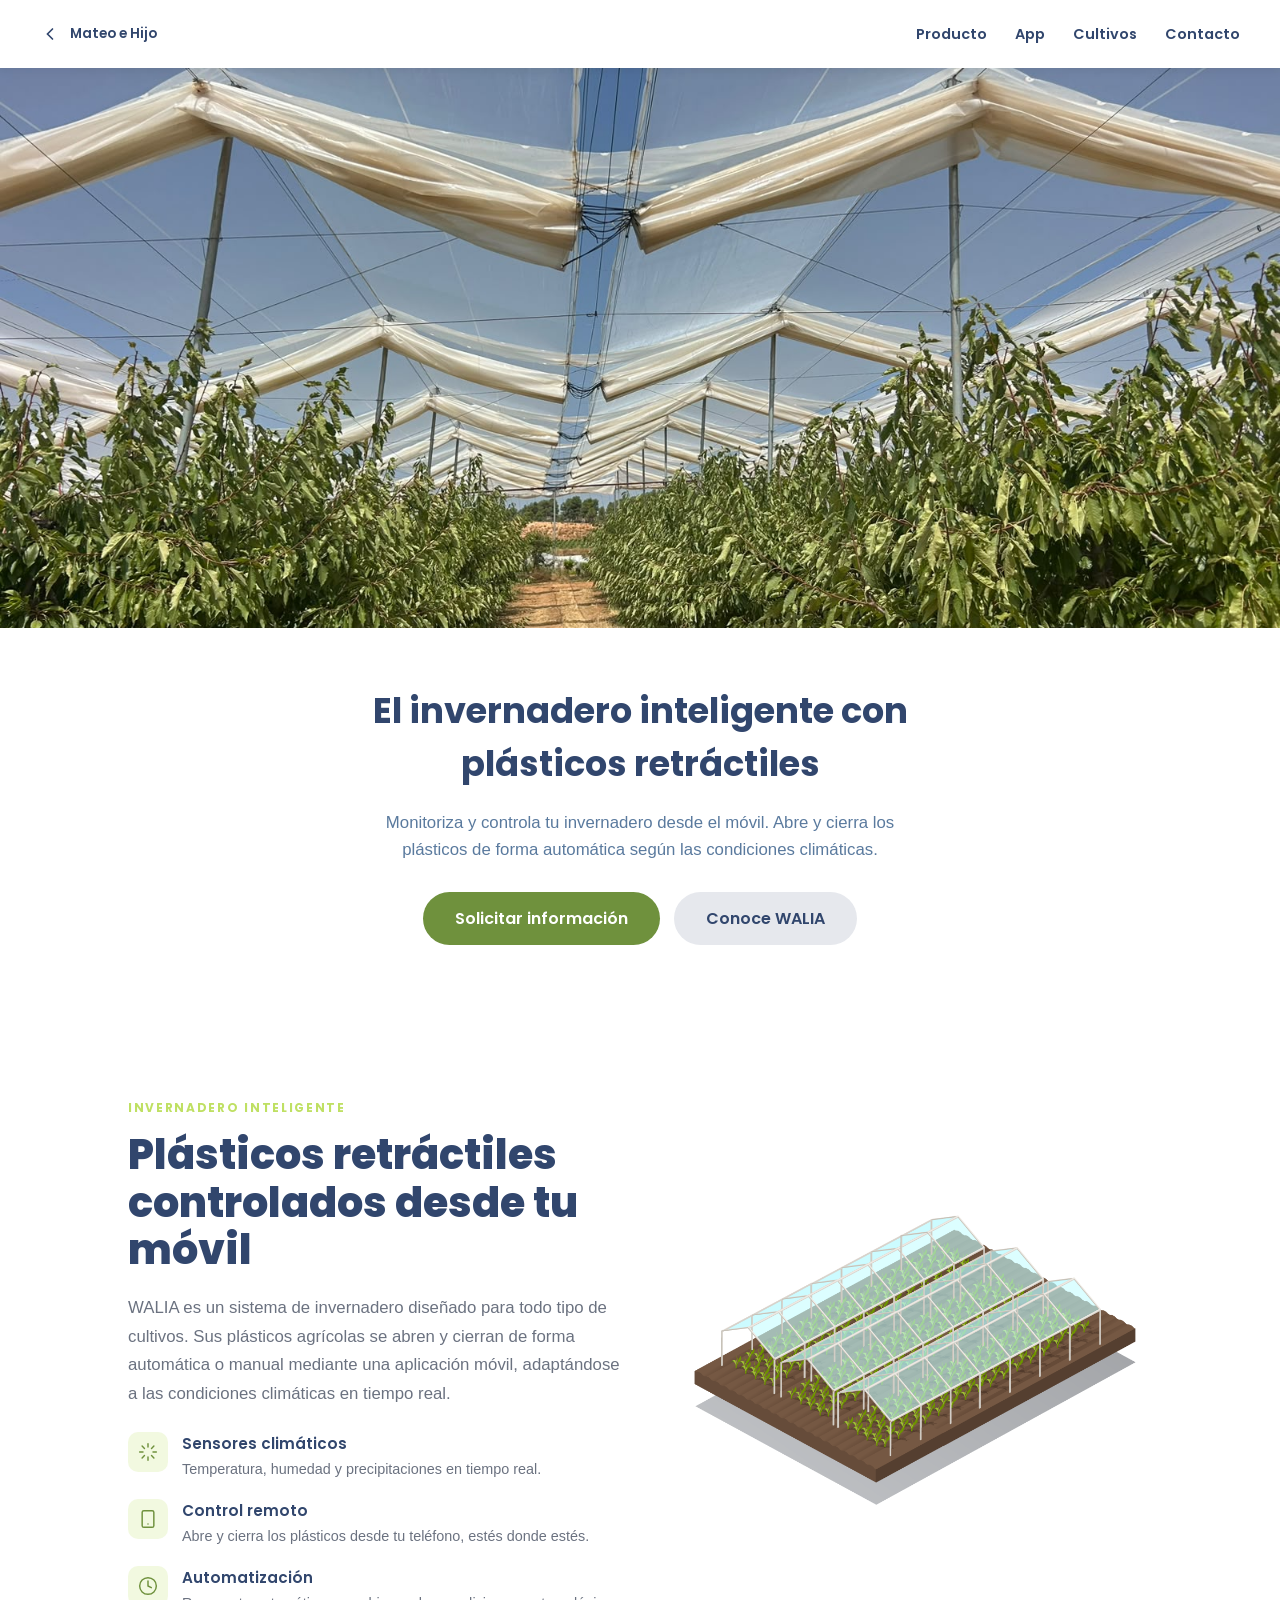
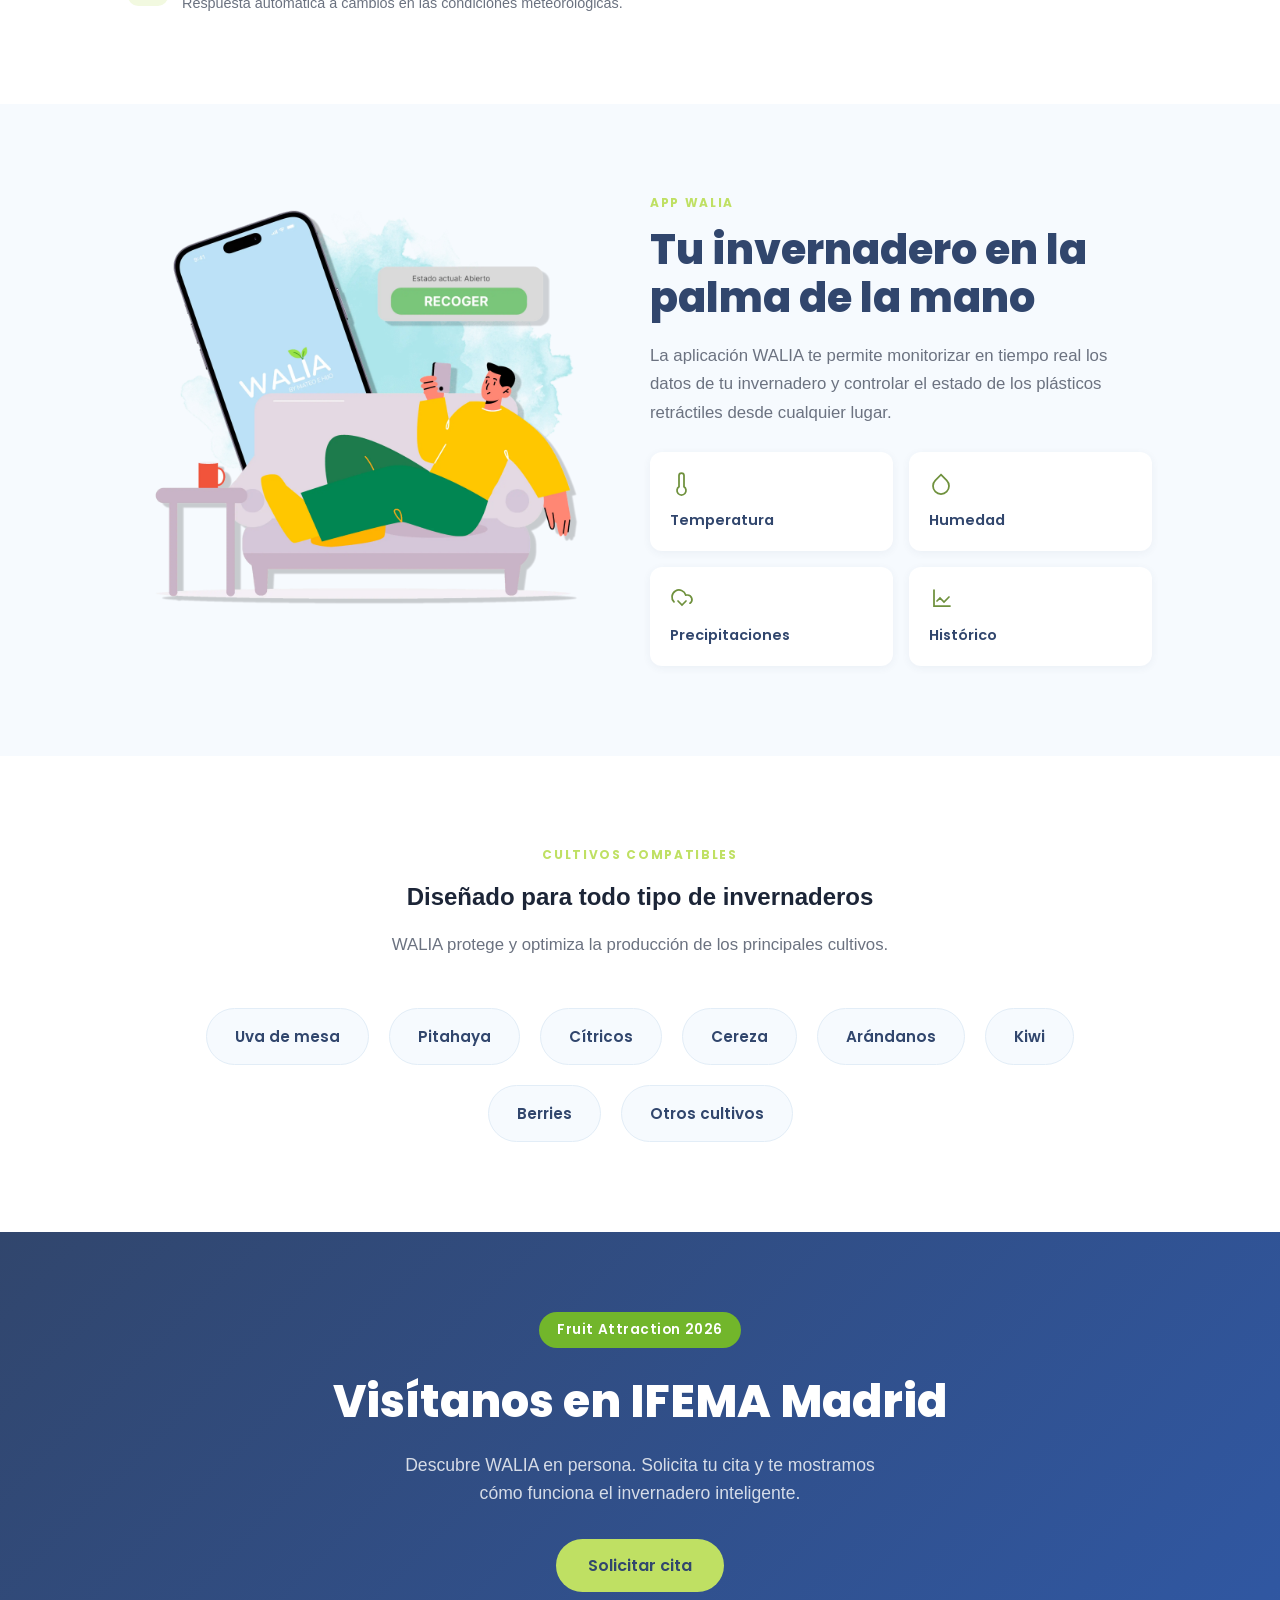
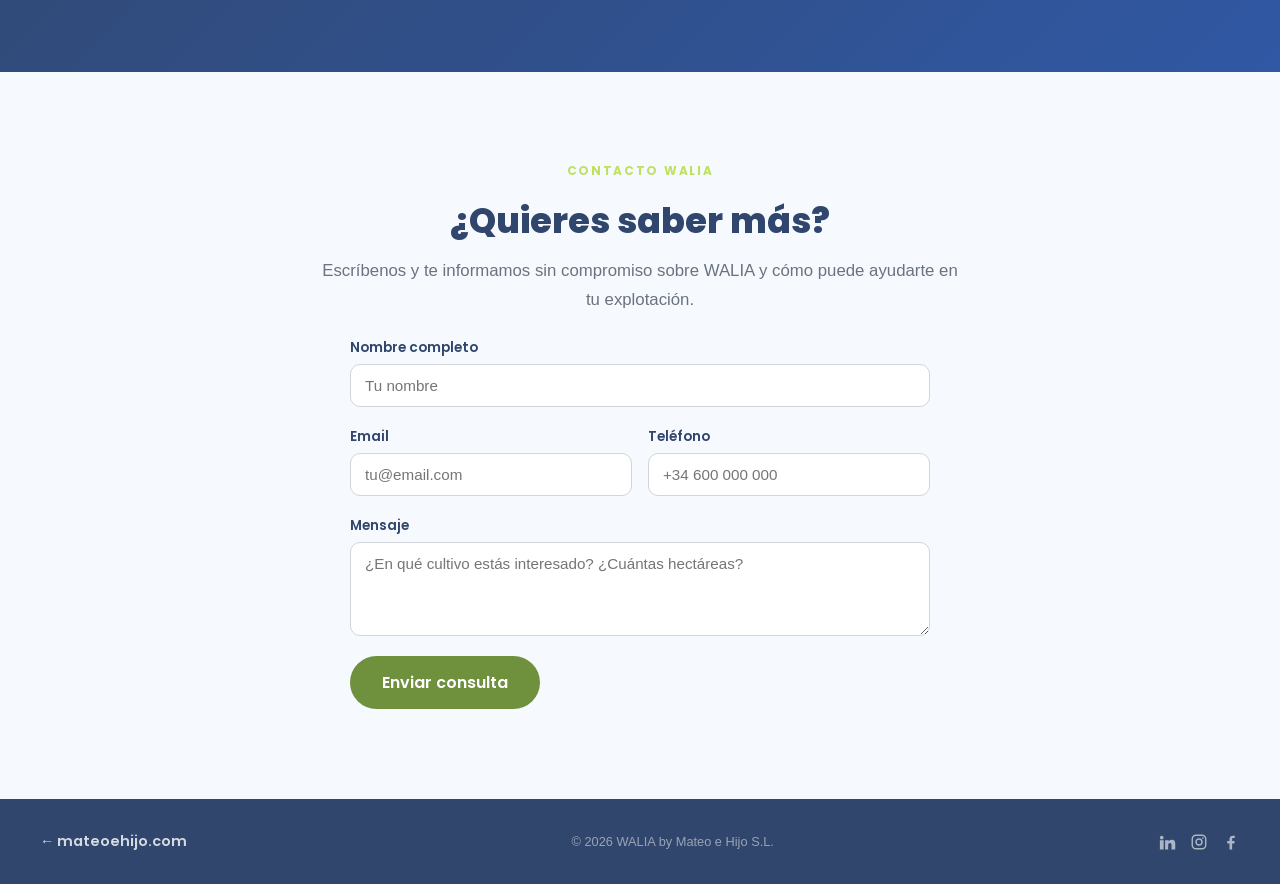
<file: walia.html>
<!DOCTYPE html>
<html lang="es">
<head>
<meta charset="UTF-8">
<meta name="viewport" content="width=device-width, initial-scale=1.0">
<title>WALIA — Invernadero inteligente | Mateo e Hijo</title>
<meta name="description" content="WALIA: invernadero inteligente con plásticos retráctiles controlados desde el móvil. Un producto de Mateo e Hijo.">
<link rel="stylesheet" href="https://fonts.googleapis.com/css2?family=Poppins:wght@400;500;600;700;800&display=swap">
<link rel="stylesheet" href="styles.css">
<link rel="stylesheet" href="walia.css">
</head>
<body class="walia-page">

<nav id="waliaNav">
  <a href="index.html" class="walia-nav-back">
    <svg width="20" height="20" viewBox="0 0 24 24" fill="none" stroke="#31466D" stroke-width="2" stroke-linecap="round"><path d="M15 18l-6-6 6-6"></path></svg>
    <span>Mateo e Hijo</span>
  </a>
  <div class="walia-nav-links">
    <a href="#producto">Producto</a>
    <a href="#app">App</a>
    <a href="#cultivos">Cultivos</a>
    <a href="#contacto-walia">Contacto</a>
  </div>
</nav>

<header class="walia-hero">
  <div class="walia-hero-banner">
    <img class="walia-hero-photo" src="images/PHOTO-2026-09-14-20-17-58.jpg" alt="Invernadero WALIA con plásticos retráctiles">
    <!-- <img class="walia-hero-logo" src="images/logo-walia.png" alt="WALIA by Mateo e Hijo"> -->
  </div>
  <div class="walia-hero-copy">
    <p class="walia-hero-title">El invernadero inteligente con plásticos retráctiles</p>
    <p class="walia-hero-sub">Monitoriza y controla tu invernadero desde el móvil. Abre y cierra los plásticos de forma automática según las condiciones climáticas.</p>
    <div class="walia-hero-actions">
      <a href="#contacto-walia" class="btn walia-btn-green">Solicitar información</a>
      <a href="#producto" class="btn walia-btn-ghost">Conoce WALIA</a>
    </div>
  </div>
</header>

<section id="producto" class="walia-section">
  <div class="walia-split">
    <div class="walia-split-copy">
      <span class="walia-eyebrow">Invernadero inteligente</span>
      <h2>Plásticos retráctiles controlados desde tu móvil</h2>
      <p class="walia-lead">WALIA es un sistema de invernadero diseñado para todo tipo de cultivos. Sus plásticos agrícolas se abren y cierran de forma automática o manual mediante una aplicación móvil, adaptándose a las condiciones climáticas en tiempo real.</p>
      <div class="walia-feature-list">
        <div class="walia-feature">
          <div class="walia-feature-icon"><svg width="20" height="20" viewBox="0 0 24 24" fill="none" stroke="#6f913d" stroke-width="1.75" stroke-linecap="round"><path d="M12 2v4m0 12v4M4.93 4.93l2.83 2.83m8.48 8.48l2.83 2.83M2 12h4m12 0h4M4.93 19.07l2.83-2.83m8.48-8.48l2.83-2.83"></path></svg></div>
          <div><span class="walia-feature-title">Sensores climáticos</span><p>Temperatura, humedad y precipitaciones en tiempo real.</p></div>
        </div>
        <div class="walia-feature">
          <div class="walia-feature-icon"><svg width="20" height="20" viewBox="0 0 24 24" fill="none" stroke="#6f913d" stroke-width="1.75" stroke-linecap="round"><rect x="5" y="2" width="14" height="20" rx="2"></rect><path d="M12 18h.01"></path></svg></div>
          <div><span class="walia-feature-title">Control remoto</span><p>Abre y cierra los plásticos desde tu teléfono, estés donde estés.</p></div>
        </div>
        <div class="walia-feature">
          <div class="walia-feature-icon"><svg width="20" height="20" viewBox="0 0 24 24" fill="none" stroke="#6f913d" stroke-width="1.75" stroke-linecap="round"><path d="M12 22c5.52 0 10-4.48 10-10S17.52 2 12 2 2 6.48 2 12s4.48 10 10 10z"></path><path d="M12 6v6l4 2"></path></svg></div>
          <div><span class="walia-feature-title">Automatización</span><p>Respuesta automática a cambios en las condiciones meteorológicas.</p></div>
        </div>
      </div>
    </div>
    <div class="walia-split-media">
      <img src="images/walia-producto.png" alt="Invernadero WALIA">
    </div>
  </div>
</section>

<section id="app" class="walia-section walia-section-alt">
  <div class="walia-split walia-split-reverse">
    <div class="walia-split-media">
      <img src="images/walia-app.png" alt="App WALIA">
    </div>
    <div class="walia-split-copy">
      <span class="walia-eyebrow">App WALIA</span>
      <h2>Tu invernadero en la palma de la mano</h2>
      <p class="walia-lead">La aplicación WALIA te permite monitorizar en tiempo real los datos de tu invernadero y controlar el estado de los plásticos retráctiles desde cualquier lugar.</p>
      <div class="walia-data-grid">
        <div class="walia-data-tile">
          <svg width="24" height="24" viewBox="0 0 24 24" fill="none" stroke="#6f913d" stroke-width="1.75" stroke-linecap="round"><path d="M14 14.76V3.5a2.5 2.5 0 0 0-5 0v11.26a4.5 4.5 0 1 0 5 0z"></path></svg>
          <span>Temperatura</span>
        </div>
        <div class="walia-data-tile">
          <svg width="24" height="24" viewBox="0 0 24 24" fill="none" stroke="#6f913d" stroke-width="1.75" stroke-linecap="round"><path d="M12 2.69l5.66 5.66a8 8 0 1 1-11.31 0z"></path></svg>
          <span>Humedad</span>
        </div>
        <div class="walia-data-tile">
          <svg width="24" height="24" viewBox="0 0 24 24" fill="none" stroke="#6f913d" stroke-width="1.75" stroke-linecap="round"><path d="M20 16.2A4.5 4.5 0 0 0 17.5 8h-1.8A7 7 0 1 0 4 14.9"></path><path d="M16 14l-4 4-4-4"></path></svg>
          <span>Precipitaciones</span>
        </div>
        <div class="walia-data-tile">
          <svg width="24" height="24" viewBox="0 0 24 24" fill="none" stroke="#6f913d" stroke-width="1.75" stroke-linecap="round"><path d="M5 3v16h16"></path><path d="M8 14l3-3 4 4 5-5"></path></svg>
          <span>Histórico</span>
        </div>
      </div>
    </div>
  </div>
</section>

<section id="cultivos" class="walia-section walia-cultivos">
  <span class="walia-eyebrow walia-center">Cultivos compatibles</span>
  <h2 class="walia-center">Diseñado para todo tipo de invernaderos</h2>
  <p class="walia-lead walia-center walia-cultivos-lead">WALIA protege y optimiza la producción de los principales cultivos.</p>
  <div class="walia-chips" id="waliaCultivos"></div>
</section>

<section class="walia-cta">
  <span class="badge badge-green">Fruit Attraction 2026</span>
  <h2>Visítanos en IFEMA Madrid</h2>
  <p>Descubre WALIA en persona. Solicita tu cita y te mostramos cómo funciona el invernadero inteligente.</p>
  <a href="#contacto-walia" class="btn walia-btn-lime">Solicitar cita</a>
</section>

<section id="contacto-walia" class="walia-section walia-contact">
  <div class="walia-contact-intro">
    <span class="walia-eyebrow walia-center">Contacto WALIA</span>
    <h2 class="walia-center">¿Quieres saber más?</h2>
    <p class="walia-lead walia-center">Escríbenos y te informamos sin compromiso sobre WALIA y cómo puede ayudarte en tu explotación.</p>
  </div>
  <form id="waliaForm" class="walia-form">
    <div class="field">
      <label for="w-nombre">Nombre completo</label>
      <input type="text" id="w-nombre" placeholder="Tu nombre" required>
    </div>
    <div class="field-row">
      <div class="field">
        <label for="w-email">Email</label>
        <input type="email" id="w-email" placeholder="tu@email.com" required>
      </div>
      <div class="field">
        <label for="w-telefono">Teléfono</label>
        <input type="tel" id="w-telefono" placeholder="+34 600 000 000">
      </div>
    </div>
    <div class="field">
      <label for="w-mensaje">Mensaje</label>
      <textarea id="w-mensaje" rows="4" placeholder="¿En qué cultivo estás interesado? ¿Cuántas hectáreas?"></textarea>
    </div>
    <button type="submit" class="btn walia-btn-green">Enviar consulta</button>
    <p id="waliaSentMsg" class="form-sent-msg" hidden>✓ Se ha abierto tu cliente de correo. ¡Gracias!</p>
  </form>
</section>

<footer class="walia-footer">
  <a href="index.html" class="walia-footer-back">← mateoehijo.com</a>
  <span>© 2026 WALIA by Mateo e Hijo S.L.</span>
  <div class="social-links">
    <a href="https://www.linkedin.com/in/mateo-e-hijo-s-l-17a738368/" target="_blank" rel="noopener" aria-label="LinkedIn">
      <svg width="18" height="18" viewBox="0 0 24 24" fill="currentColor"><path d="M4.98 3.5a2.5 2.5 0 1 1 0 5 2.5 2.5 0 0 1 0-5zM2.5 9.5h5V22h-5zM9.5 9.5h4.8v1.7h.07c.67-1.2 2.3-2.05 4.13-2.05 3.3 0 4.5 2 4.5 5.4V22h-5v-6.2c0-1.5-.5-2.6-1.9-2.6-1.3 0-2.1.9-2.4 1.8-.1.3-.13.7-.13 1.1V22h-4.07z"/></svg>
    </a>
    <a href="https://www.instagram.com/mateoehijo.sl/" target="_blank" rel="noopener" aria-label="Instagram">
      <svg width="18" height="18" viewBox="0 0 24 24" fill="none" stroke="currentColor" stroke-width="1.9" stroke-linecap="round"><rect x="3" y="3" width="18" height="18" rx="5"></rect><circle cx="12" cy="12" r="4"></circle><circle cx="17.2" cy="6.8" r="1.1" fill="currentColor" stroke="none"></circle></svg>
    </a>
    <a href="https://www.facebook.com/mateoehijo/" target="_blank" rel="noopener" aria-label="Facebook">
      <svg width="18" height="18" viewBox="0 0 24 24" fill="currentColor"><path d="M13.5 22v-8h2.9l.45-3.4H13.5V8.4c0-.98.28-1.65 1.7-1.65h1.8V3.7c-.31-.04-1.38-.13-2.63-.13-2.6 0-4.37 1.58-4.37 4.5v2.53H7v3.4h3V22z"/></svg>
    </a>
  </div>
</footer>

<script src="walia.js"></script>
</body>
</html>
</file>
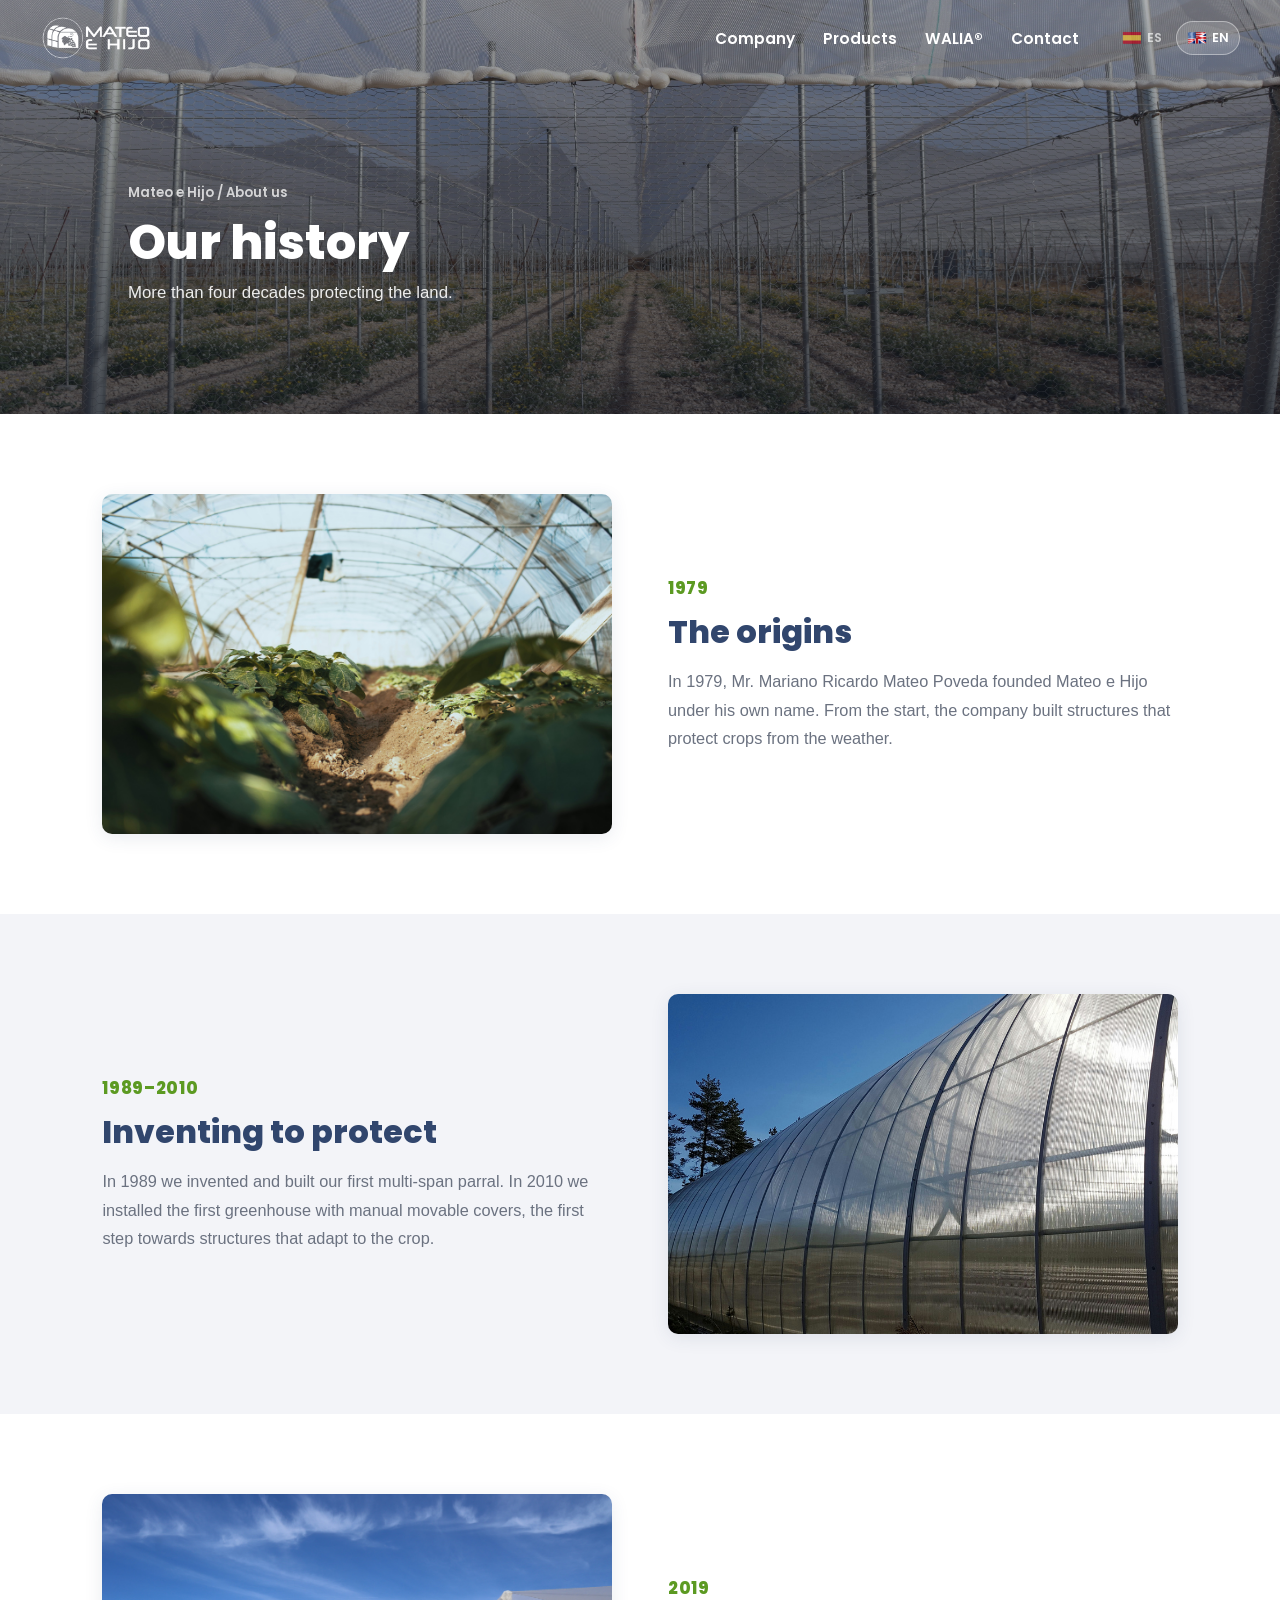
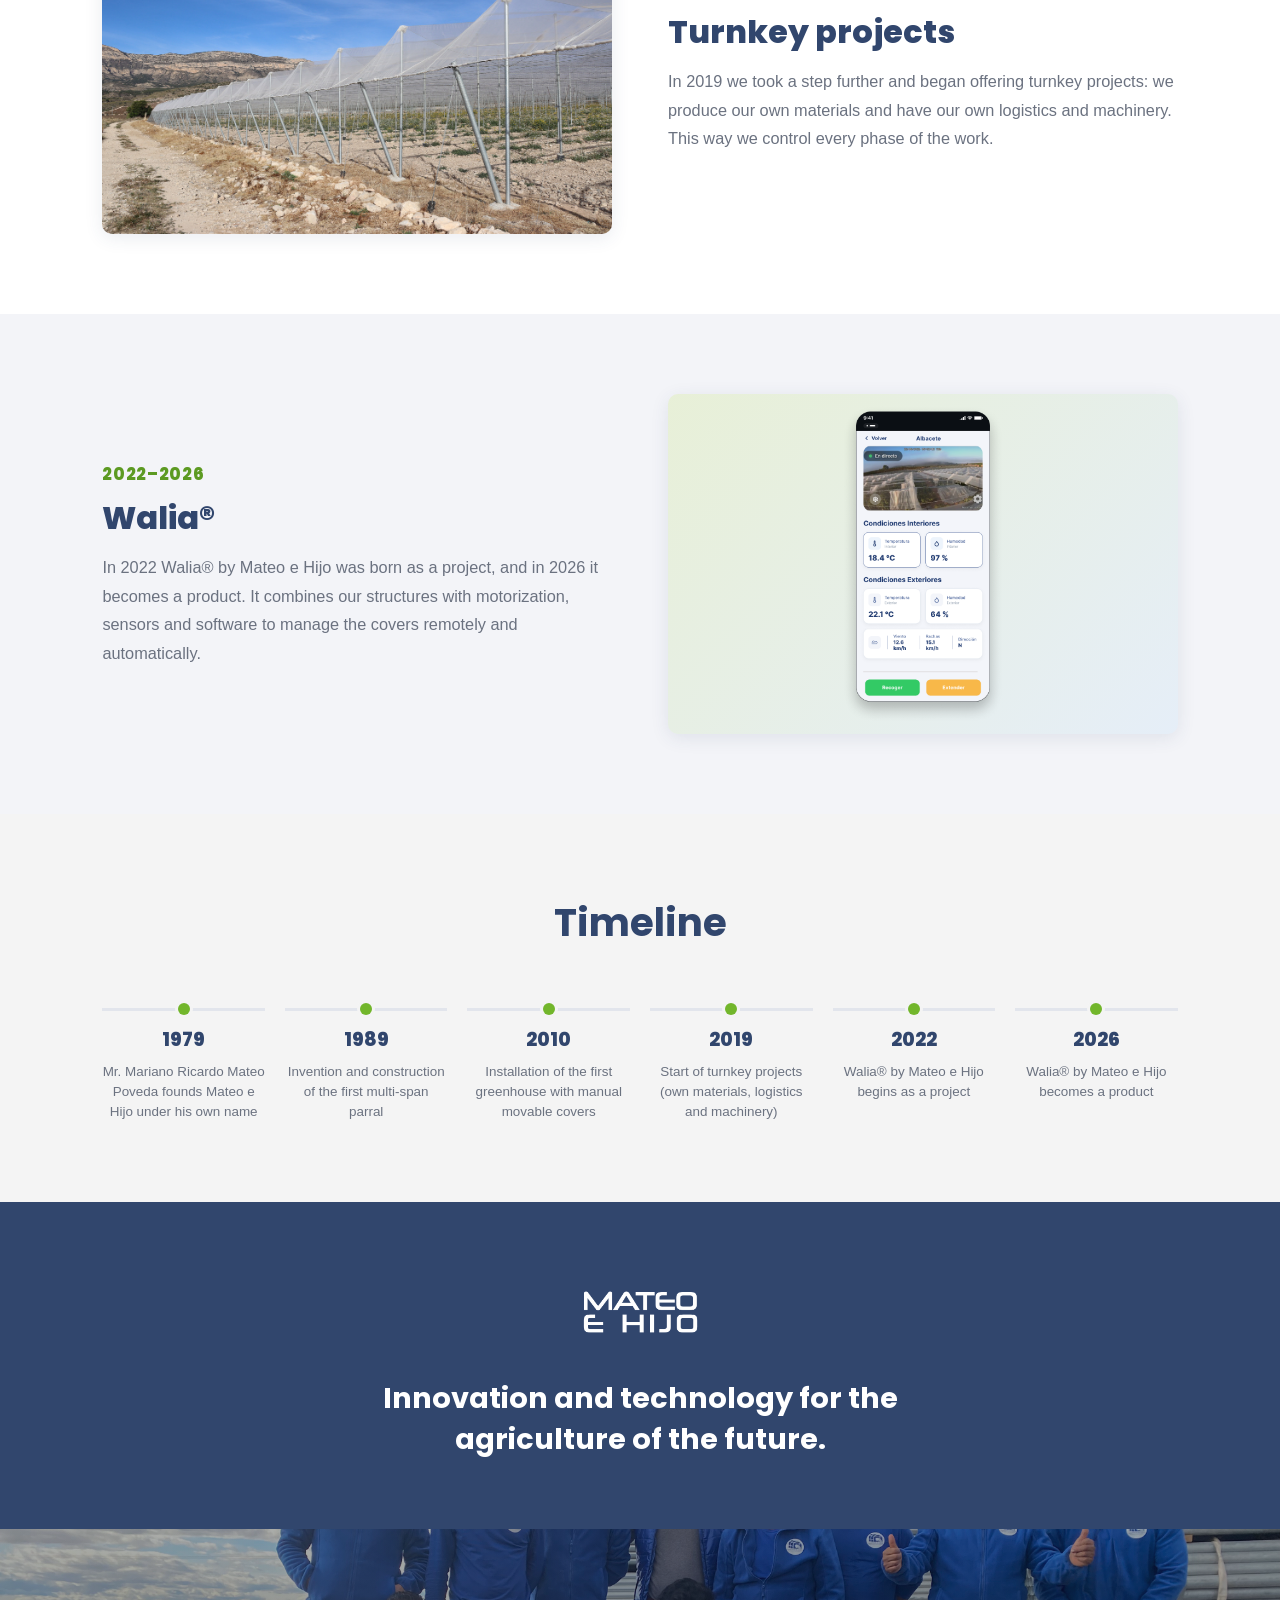
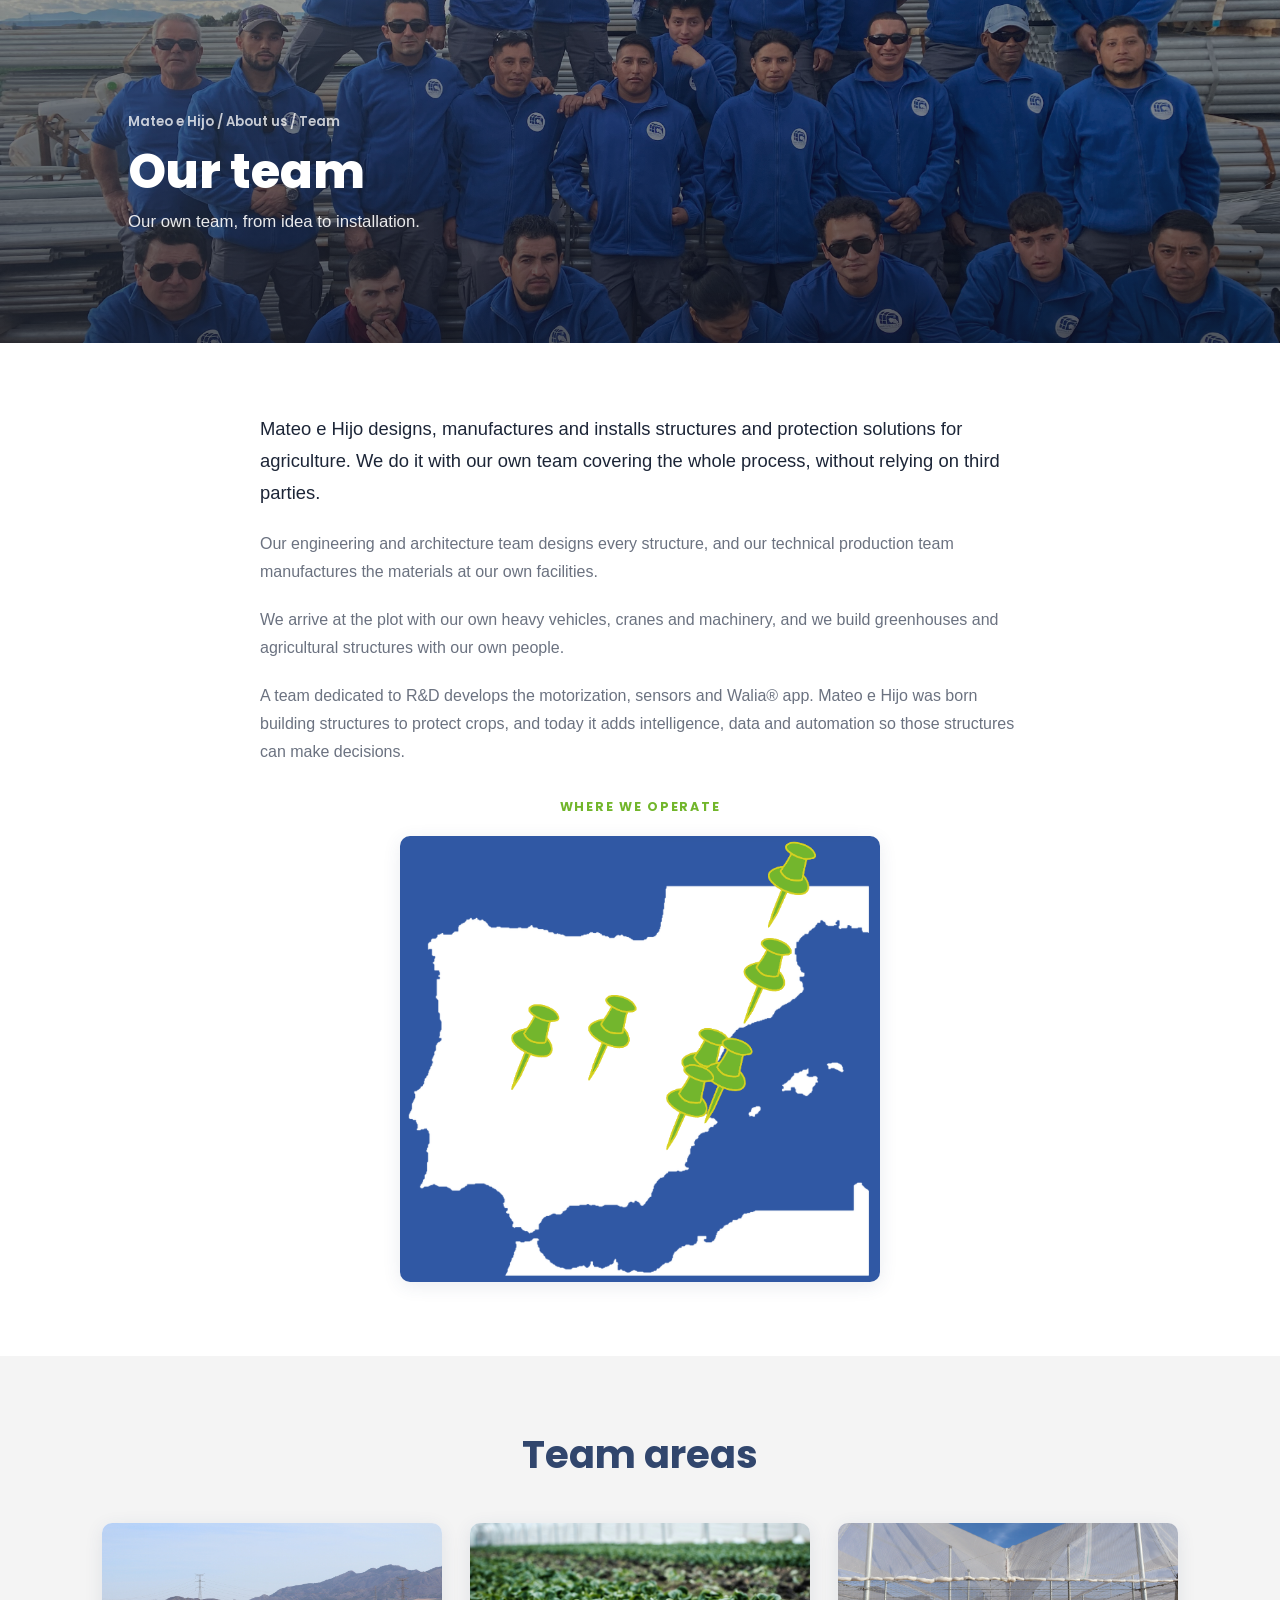
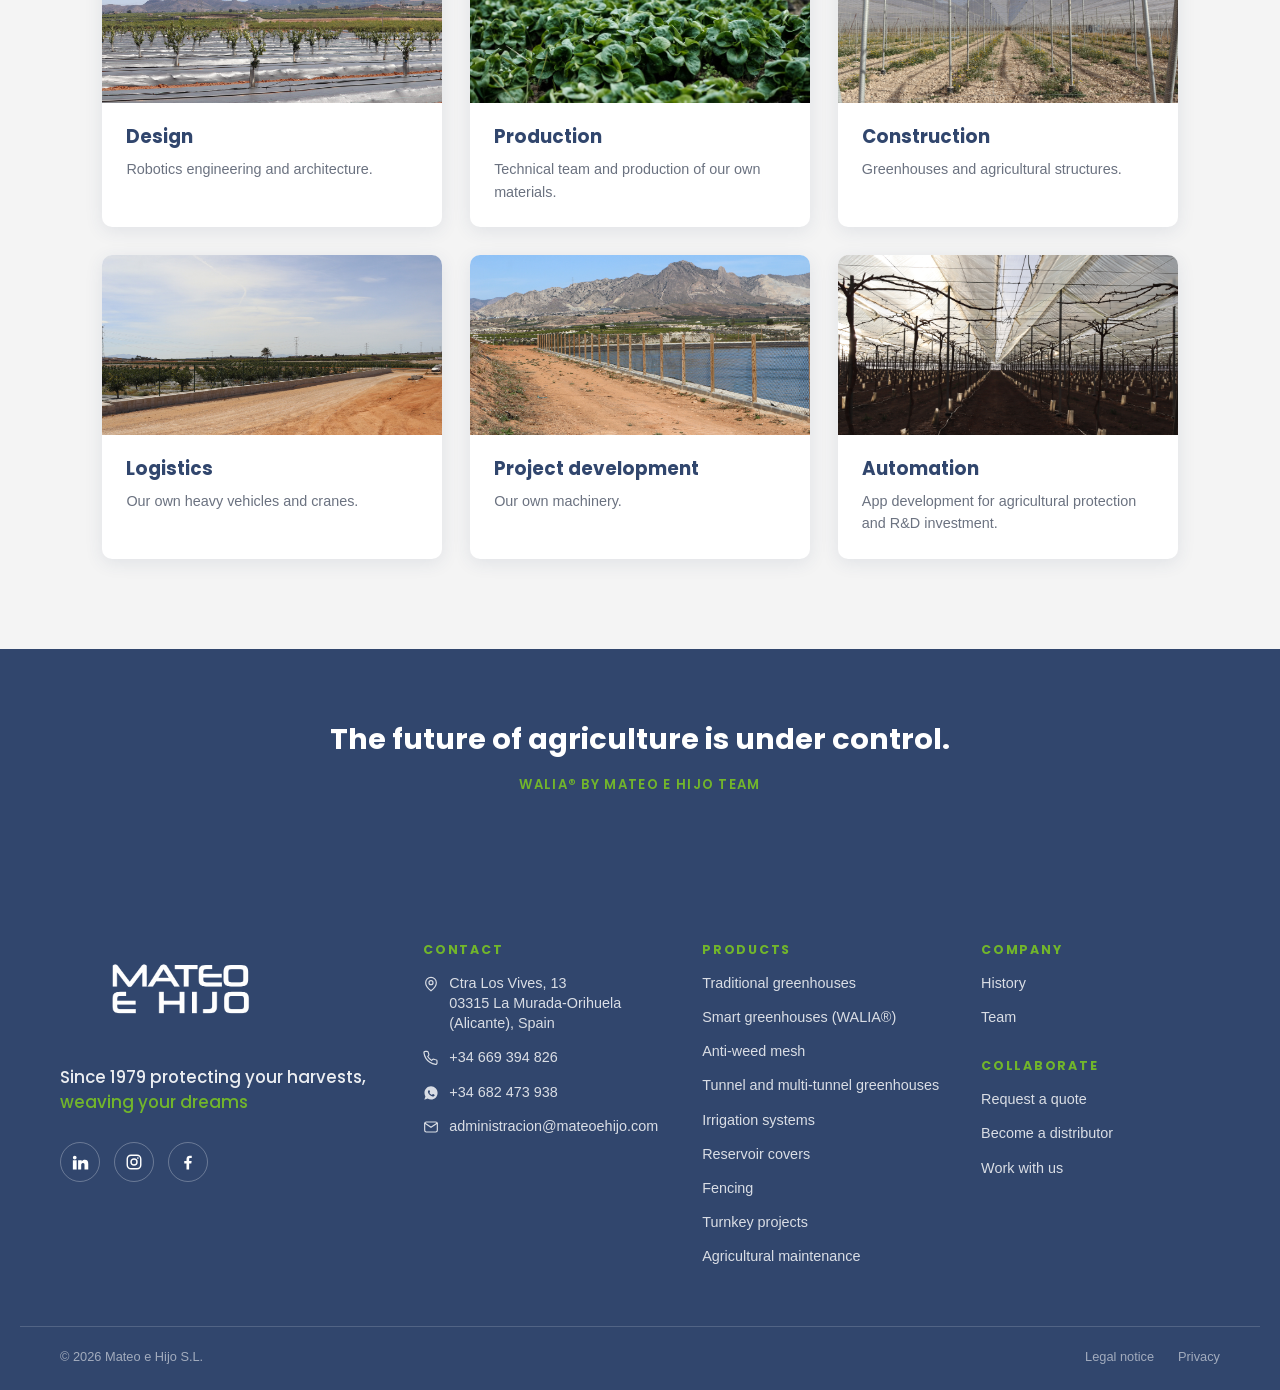
<file: empresa/empresa.html>
<!DOCTYPE html>
<html lang="es">
<head>
<meta charset="UTF-8">
<meta name="viewport" content="width=device-width, initial-scale=1.0">
<title>Quiénes somos — Historia y equipo | Mateo e Hijo</title>
<meta name="description" content="Desde 1979, Mateo e Hijo diseña, fabrica e instala estructuras agrícolas y WALIA® con un equipo propio que cubre todo el proceso, de la idea a la instalación.">
<link rel="icon" href="../favicon.ico" sizes="any">
<link rel="icon" type="image/png" sizes="32x32" href="../assets/favicon-32x32.png">
<link rel="icon" type="image/png" sizes="16x16" href="../assets/favicon-16x16.png">
<link rel="apple-touch-icon" sizes="180x180" href="../assets/apple-touch-icon.png">
<link rel="stylesheet" href="https://fonts.googleapis.com/css2?family=Poppins:wght@400;500;600;700;800&display=swap">
<link rel="stylesheet" href="../styles.css?v=20261021">
<link rel="stylesheet" href="empresa.css?v=20261021">
</head>
<body data-base="../" data-i18n-title="empresa.title" data-i18n-description="empresa.description">

<nav id="navbar">
  <a href="../index.html" class="nav-logo">
    <img src="../assets/logo-rect-white.webp" alt="Mateo e Hijo" class="logo-white">
    <img src="../assets/logo.png" alt="Mateo e Hijo" class="logo-color">
  </a>
  <div class="nav-mobile-controls">
    <div class="lang-switcher" id="langSwitcherMobile"></div>
    <button id="navToggle" data-i18n-attr='{"aria-label":"nav.toggleAria"}' aria-label="Abrir menú" aria-expanded="false">
      <span></span><span></span><span></span>
    </button>
  </div>
  <ul id="navMenu">
    <li class="has-dropdown">
      <a href="#historia" data-i18n="nav.empresa"></a>
      <div class="dropdown">
        <a href="#historia" data-i18n="nav.historia"></a>
        <a href="#equipo" data-i18n="nav.equipo"></a>
      </div>
    </li>
    <li class="has-dropdown">
      <a href="../productos/productos.html" data-i18n="nav.productos"></a>
      <div class="dropdown" id="productosDropdown"></div>
    </li>
    <li><a href="../walia/walia.html" data-i18n="nav.walia"></a></li>
    <li class="has-dropdown">
      <a href="../index.html#formulario" data-i18n="nav.contacto"></a>
      <div class="dropdown">
        <a href="../index.html?asunto=presupuesto#formulario" data-i18n="nav.presupuesto"></a>
        <a href="../index.html?asunto=distribuidor#formulario" data-i18n="nav.distribuidor"></a>
        <a href="../index.html?asunto=trabaja#formulario" data-i18n="nav.trabaja"></a>
      </div>
    </li>
    <li class="lang-switcher-item"><div class="lang-switcher" id="langSwitcher"></div></li>
  </ul>
</nav>

<!-- ============ HISTORIA ============ -->
<header id="historia" class="emp-hero">
  <img src="../assets/cat-invernaderos-tradicionales.jpg" data-i18n-attr='{"alt":"empresa.heroHistoriaImgAlt"}' alt="Parral agrícola de Mateo e Hijo" class="emp-hero-img">
  <div class="emp-hero-scrim"></div>
  <div class="emp-hero-content">
    <span class="emp-breadcrumb" data-i18n-html="empresa.breadcrumbHistoria"><a href="../index.html">Mateo e Hijo</a> / Quiénes somos</span>
    <h1 data-i18n="empresa.historiaH1"></h1>
    <p data-i18n="empresa.historiaSub"></p>
  </div>
</header>

<section class="emp-block">
  <div class="emp-split">
    <div class="emp-split-media">
      <!-- Imagen provisional: sustituir por foto real de los orígenes (IMG_1975) cuando esté disponible en alta resolución -->
      <img src="../assets/cat-mantenimientos.jpg" data-i18n-attr='{"alt":"empresa.origenesImgAlt"}' alt="Estructura agrícola en el campo, imagen provisional de los orígenes de la empresa">
    </div>
    <div class="emp-split-copy">
      <span class="emp-split-year">1979</span>
      <h2 data-i18n="empresa.origenesH2"></h2>
      <p data-i18n="empresa.origenesP"></p>
    </div>
  </div>
</section>

<section class="emp-block emp-block-alt">
  <div class="emp-split">
    <div class="emp-split-copy">
      <span class="emp-split-year">1989–2010</span>
      <h2 data-i18n="empresa.inventarH2"></h2>
      <p data-i18n="empresa.inventarP"></p>
    </div>
    <div class="emp-split-media">
      <img src="../assets/cat-tunel.jpg" data-i18n-attr='{"alt":"empresa.inventarImgAlt"}' alt="Parral multicapilla en el campo">
    </div>
  </div>
</section>

<section class="emp-block">
  <div class="emp-split">
    <div class="emp-split-media">
      <!-- Imagen provisional: sustituir por foto real de camión con grúa / maquinaria propia (IMG_1975) cuando esté disponible en alta resolución -->
      <img src="../assets/cat-llave-en-mano.jpg" data-i18n-attr='{"alt":"empresa.llaveManoImgAlt"}' alt="Trabajo agrícola en invernadero, imagen provisional de los proyectos llave en mano">
    </div>
    <div class="emp-split-copy">
      <span class="emp-split-year">2019</span>
      <h2 data-i18n="empresa.llaveManoH2"></h2>
      <p data-i18n="empresa.llaveManoP"></p>
    </div>
  </div>
</section>

<section class="emp-block emp-block-alt">
  <div class="emp-split">
    <div class="emp-split-copy">
      <span class="emp-split-year">2022–2026</span>
      <h2>Walia®</h2>
      <p data-i18n="empresa.waliaP"></p>
    </div>
    <div class="emp-split-media emp-split-media-phone">
      <img src="../assets/walia/app-2-dashboard.png" data-i18n-attr='{"alt":"empresa.waliaImgAlt"}' alt="Captura de la app Walia® controlando el estado de un invernadero desde el móvil">
    </div>
  </div>
</section>

<section class="emp-timeline-section">
  <h2 class="section-heading" data-i18n="empresa.cronologiaHeading"></h2>
  <div class="emp-timeline">
    <div class="emp-timeline-item">
      <span class="emp-timeline-year">1979</span>
      <p data-i18n="empresa.timeline1979"></p>
    </div>
    <div class="emp-timeline-item">
      <span class="emp-timeline-year">1989</span>
      <p data-i18n="empresa.timeline1989"></p>
    </div>
    <div class="emp-timeline-item">
      <span class="emp-timeline-year">2010</span>
      <p data-i18n="empresa.timeline2010"></p>
    </div>
    <div class="emp-timeline-item">
      <span class="emp-timeline-year">2019</span>
      <p data-i18n="empresa.timeline2019"></p>
    </div>
    <div class="emp-timeline-item">
      <span class="emp-timeline-year">2022</span>
      <p data-i18n="empresa.timeline2022"></p>
    </div>
    <div class="emp-timeline-item">
      <span class="emp-timeline-year">2026</span>
      <p data-i18n="empresa.timeline2026"></p>
    </div>
  </div>
</section>

<section class="emp-closing">
  <img src="../assets/letras-white.webp" alt="Mateo e Hijo" class="emp-closing-logo">
  <p class="emp-closing-phrase" data-i18n="empresa.closing1"></p>
</section>

<!-- ============ EQUIPO ============ -->
<header id="equipo" class="emp-hero">
  <img src="../assets/IMG_9175.jpg" data-i18n-attr='{"alt":"empresa.equipoHeroImgAlt"}' alt="Equipo de Mateo e Hijo junto al material de invernaderos en la nave" class="emp-hero-img">
  <div class="emp-hero-scrim"></div>
  <div class="emp-hero-content">
    <span class="emp-breadcrumb" data-i18n-html="empresa.breadcrumbEquipo"><a href="../index.html">Mateo e Hijo</a> / Quiénes somos / Equipo</span>
    <h1 data-i18n="empresa.equipoH1"></h1>
    <p data-i18n="empresa.equipoSub"></p>
  </div>
</header>

<section class="emp-team-intro">
  <div class="emp-team-intro-inner">
    <p class="emp-lead" data-i18n="empresa.teamLead"></p>
    <p data-i18n="empresa.teamP1"></p>
    <p data-i18n="empresa.teamP2"></p>
    <p data-i18n="empresa.teamP3"></p>
  </div>
</section>

<section class="emp-coverage">
  <span class="emp-eyebrow emp-center" data-i18n="empresa.coverageEyebrow"></span>
  <img src="../assets/MAPA.png" data-i18n-attr='{"alt":"empresa.coverageMapAlt"}' alt="Mapa de la zona de Levante español con los puntos donde opera Mateo e Hijo" class="emp-coverage-map">
</section>

<section class="emp-grid-section">
  <h2 class="section-heading" data-i18n="empresa.gridHeading"></h2>
  <div class="emp-grid">
    <div class="emp-card">
      <div class="emp-card-media">
        <!-- Imagen provisional: sustituir por foto real del equipo de diseño (IMG_1975) cuando esté disponible en alta resolución -->
        <img src="../assets/cat-malla-antihierba.jpg" data-i18n-attr='{"alt":"empresa.card1Alt"}' alt="Diseño de estructuras agrícolas, imagen provisional">
      </div>
      <h3 data-i18n="empresa.card1H3"></h3>
      <p data-i18n="empresa.card1P"></p>
    </div>
    <div class="emp-card">
      <div class="emp-card-media">
        <!-- Imagen provisional: sustituir por foto real del equipo de producción (IMG_1975) cuando esté disponible en alta resolución -->
        <img src="../assets/cat-riego.jpg" data-i18n-attr='{"alt":"empresa.card2Alt"}' alt="Producción de materiales propios, imagen provisional">
      </div>
      <h3 data-i18n="empresa.card2H3"></h3>
      <p data-i18n="empresa.card2P"></p>
    </div>
    <div class="emp-card">
      <div class="emp-card-media">
        <img src="../assets/cat-invernaderos-tradicionales.jpg" data-i18n-attr='{"alt":"empresa.card3Alt"}' alt="Construcción de invernaderos y estructuras agrícolas">
      </div>
      <h3 data-i18n="empresa.card3H3"></h3>
      <p data-i18n="empresa.card3P"></p>
    </div>
    <div class="emp-card">
      <div class="emp-card-media">
        <!-- Imagen provisional: sustituir por foto real de vehículos y grúas propios (IMG_1975) cuando esté disponible en alta resolución -->
        <img src="../assets/cat-cercados.jpg" data-i18n-attr='{"alt":"empresa.card4Alt"}' alt="Logística con vehículos pesados y grúas propios, imagen provisional">
      </div>
      <h3 data-i18n="empresa.card4H3"></h3>
      <p data-i18n="empresa.card4P"></p>
    </div>
    <div class="emp-card">
      <div class="emp-card-media">
        <img src="../assets/cat-pantano.jpg" data-i18n-attr='{"alt":"empresa.card5Alt"}' alt="Maquinaria propia para el desarrollo de proyectos">
      </div>
      <h3 data-i18n="empresa.card5H3"></h3>
      <p data-i18n="empresa.card5P"></p>
    </div>
    <div class="emp-card">
      <div class="emp-card-media">
        <img src="../assets/cat-walia.jpg" data-i18n-attr='{"alt":"empresa.card6Alt"}' alt="Automatización y desarrollo de apps para protección agrícola">
      </div>
      <h3 data-i18n="empresa.card6H3"></h3>
      <p data-i18n="empresa.card6P"></p>
    </div>
  </div>
</section>

<section class="emp-closing">
  <p class="emp-closing-phrase" data-i18n="empresa.closing2"></p>
  <p class="emp-closing-signature" data-i18n="empresa.closingSignature"></p>
</section>

<div id="privacyModal" class="modal-overlay" hidden>
  <div class="modal-box">
    <div class="modal-header">
      <h2 data-i18n="modal.title"></h2>
      <button id="closePrivacy" data-i18n-attr='{"aria-label":"modal.closeAria"}' aria-label="Cerrar">×</button>
    </div>
    <div class="modal-body">
      <p data-i18n="modal.p1"></p>
      <p class="modal-bold" data-i18n-html="modal.p2"></p>
      <p data-i18n="modal.p3"></p>
      <p data-i18n="modal.p4"></p>
      <p data-i18n="modal.p5"></p>
      <p data-i18n="modal.p6"></p>
      <p data-i18n="modal.p7"></p>
      <p data-i18n="modal.p8"></p>
    </div>
  </div>
</div>

<footer id="contacto">
  <div class="footer-grid">
    <div class="footer-brand">
      <img src="../assets/letras-white.webp" alt="MATEO E HIJO" class="footer-logo">
      <p class="footer-tagline" data-i18n-html="footer.tagline">Desde 1979 protegiendo tus cosechas, <span class="accent-green">tejiendo tus sueños</span></p>
      <div class="social-links">
        <a href="https://www.linkedin.com/in/mateo-e-hijo-s-l-17a738368/" target="_blank" rel="noopener" aria-label="LinkedIn">
          <svg width="18" height="18" viewBox="0 0 24 24" fill="currentColor"><path d="M4.98 3.5a2.5 2.5 0 1 1 0 5 2.5 2.5 0 0 1 0-5zM2.5 9.5h5V22h-5zM9.5 9.5h4.8v1.7h.07c.67-1.2 2.3-2.05 4.13-2.05 3.3 0 4.5 2 4.5 5.4V22h-5v-6.2c0-1.5-.5-2.6-1.9-2.6-1.3 0-2.1.9-2.4 1.8-.1.3-.13.7-.13 1.1V22h-4.07z"/></svg>
        </a>
        <a href="https://www.instagram.com/mateoehijo.sl/" target="_blank" rel="noopener" aria-label="Instagram">
          <svg width="18" height="18" viewBox="0 0 24 24" fill="none" stroke="currentColor" stroke-width="1.9" stroke-linecap="round"><rect x="3" y="3" width="18" height="18" rx="5"></rect><circle cx="12" cy="12" r="4"></circle><circle cx="17.2" cy="6.8" r="1.1" fill="currentColor" stroke="none"></circle></svg>
        </a>
        <a href="https://www.facebook.com/mateoehijo/" target="_blank" rel="noopener" aria-label="Facebook">
          <svg width="18" height="18" viewBox="0 0 24 24" fill="currentColor"><path d="M13.5 22v-8h2.9l.45-3.4H13.5V8.4c0-.98.28-1.65 1.7-1.65h1.8V3.7c-.31-.04-1.38-.13-2.63-.13-2.6 0-4.37 1.58-4.37 4.5v2.53H7v3.4h3V22z"/></svg>
        </a>
      </div>
    </div>

    <div class="footer-col">
      <span class="footer-heading" data-i18n="nav.contacto"></span>
      <a href="https://www.google.com/maps/search/?api=1&query=Ctra+Los+Vives+13+03315+La+Murada+Orihuela+Alicante" target="_blank" rel="noopener" class="footer-link footer-link-icon">
        <svg width="16" height="16" viewBox="0 0 24 24" fill="none" stroke="currentColor" stroke-width="1.75" stroke-linecap="round"><path d="M20 10c0 6-8 12-8 12s-8-6-8-12a8 8 0 1 1 16 0z"></path><circle cx="12" cy="10" r="3"></circle></svg>
        <span data-i18n-html="footer.direccion">Ctra Los Vives, 13<br>03315 La Murada-Orihuela<br>(Alicante), España</span>
      </a>
      <a href="tel:+34669394826" class="footer-link footer-link-icon">
        <svg width="16" height="16" viewBox="0 0 24 24" fill="none" stroke="currentColor" stroke-width="1.75" stroke-linecap="round"><path d="M21 16.9v2.6a2 2 0 0 1-2.2 2 19.5 19.5 0 0 1-8.5-3 19.2 19.2 0 0 1-5.9-5.9 19.5 19.5 0 0 1-3-8.6A2 2 0 0 1 3.4 2H6a2 2 0 0 1 2 1.7c.1.9.35 1.8.7 2.7a2 2 0 0 1-.45 2.1L7.1 9.7a15.5 15.5 0 0 0 5.9 5.9l1.2-1.2a2 2 0 0 1 2.1-.45c.9.35 1.8.6 2.7.7A2 2 0 0 1 21 16.9z"></path></svg>
        <span>+34 669 394 826</span>
      </a>
      <a href="https://wa.me/34682473938" target="_blank" rel="noopener" class="footer-link footer-link-icon">
        <svg width="16" height="16" viewBox="0 0 24 24" fill="currentColor"><path d="M12.04 2C6.6 2 2.2 6.4 2.2 11.84c0 1.94.53 3.75 1.45 5.3L2 22l4.98-1.6a9.8 9.8 0 0 0 5.06 1.4c5.44 0 9.84-4.4 9.84-9.84S17.48 2 12.04 2zm5.7 13.9c-.24.68-1.4 1.32-1.94 1.37-.53.05-1.02.2-3.44-.9-2.42-1.1-3.94-3.6-4.06-3.76-.12-.17-.96-1.3-.96-2.48s.62-1.76.84-2c.22-.24.48-.3.65-.3h.46c.15 0 .35-.03.53.42.2.5.66 1.7.72 1.83.06.12.1.27.02.43-.09.17-.5.68-.68.86-.12.13-.25.27-.1.53.14.26.64 1.07 1.37 1.73.94.85 1.73 1.11 1.98 1.24.25.12.4.1.55-.06.15-.17.64-.75.81-1 .18-.26.35-.21.58-.13.24.09 1.5.71 1.76.84.26.13.43.19.5.3.06.1.06.63-.18 1.31z"/></svg>
        <span>+34 682 473 938</span>
      </a>
      <a href="mailto:administracion@mateoehijo.com" class="footer-link footer-link-icon">
        <svg width="16" height="16" viewBox="0 0 24 24" fill="none" stroke="currentColor" stroke-width="1.75" stroke-linecap="round"><rect x="2.5" y="4.5" width="19" height="15" rx="2.5"></rect><path d="m3 6.5 9 6 9-6"></path></svg>
        <span>administracion@mateoehijo.com</span>
      </a>
    </div>

    <div class="footer-col" id="footerProductos">
      <span class="footer-heading" data-i18n="nav.productos"></span>
    </div>

    <div class="footer-col-group">
      <div class="footer-col">
        <span class="footer-heading" data-i18n="nav.empresa"></span>
        <a href="#historia" class="footer-link" data-i18n="nav.historia"></a>
        <a href="#equipo" class="footer-link" data-i18n="nav.equipo"></a>
      </div>
      <div class="footer-col">
        <span class="footer-heading" data-i18n="footer.colabora"></span>
        <a href="../index.html?asunto=presupuesto#formulario" class="footer-link" data-i18n="nav.presupuesto"></a>
        <a href="../index.html?asunto=distribuidor#formulario" class="footer-link" data-i18n="nav.distribuidor"></a>
        <a href="../index.html?asunto=trabaja#formulario" class="footer-link" data-i18n="nav.trabaja"></a>
      </div>
    </div>
  </div>

  <div class="footer-bottom">
    <span>© 2026 Mateo e Hijo S.L.</span>
    <div class="footer-bottom-links">
      <a href="../index.html#contacto" data-i18n="footer.avisoLegal"></a>
      <a href="#" id="openPrivacy2" data-i18n="footer.privacidad"></a>
    </div>
  </div>
</footer>

<script src="../products-data.js?v=20261021"></script>
<script src="../i18n.js?v=20261021"></script>
<script src="../common.js?v=20261021"></script>
</body>
</html>
</file>
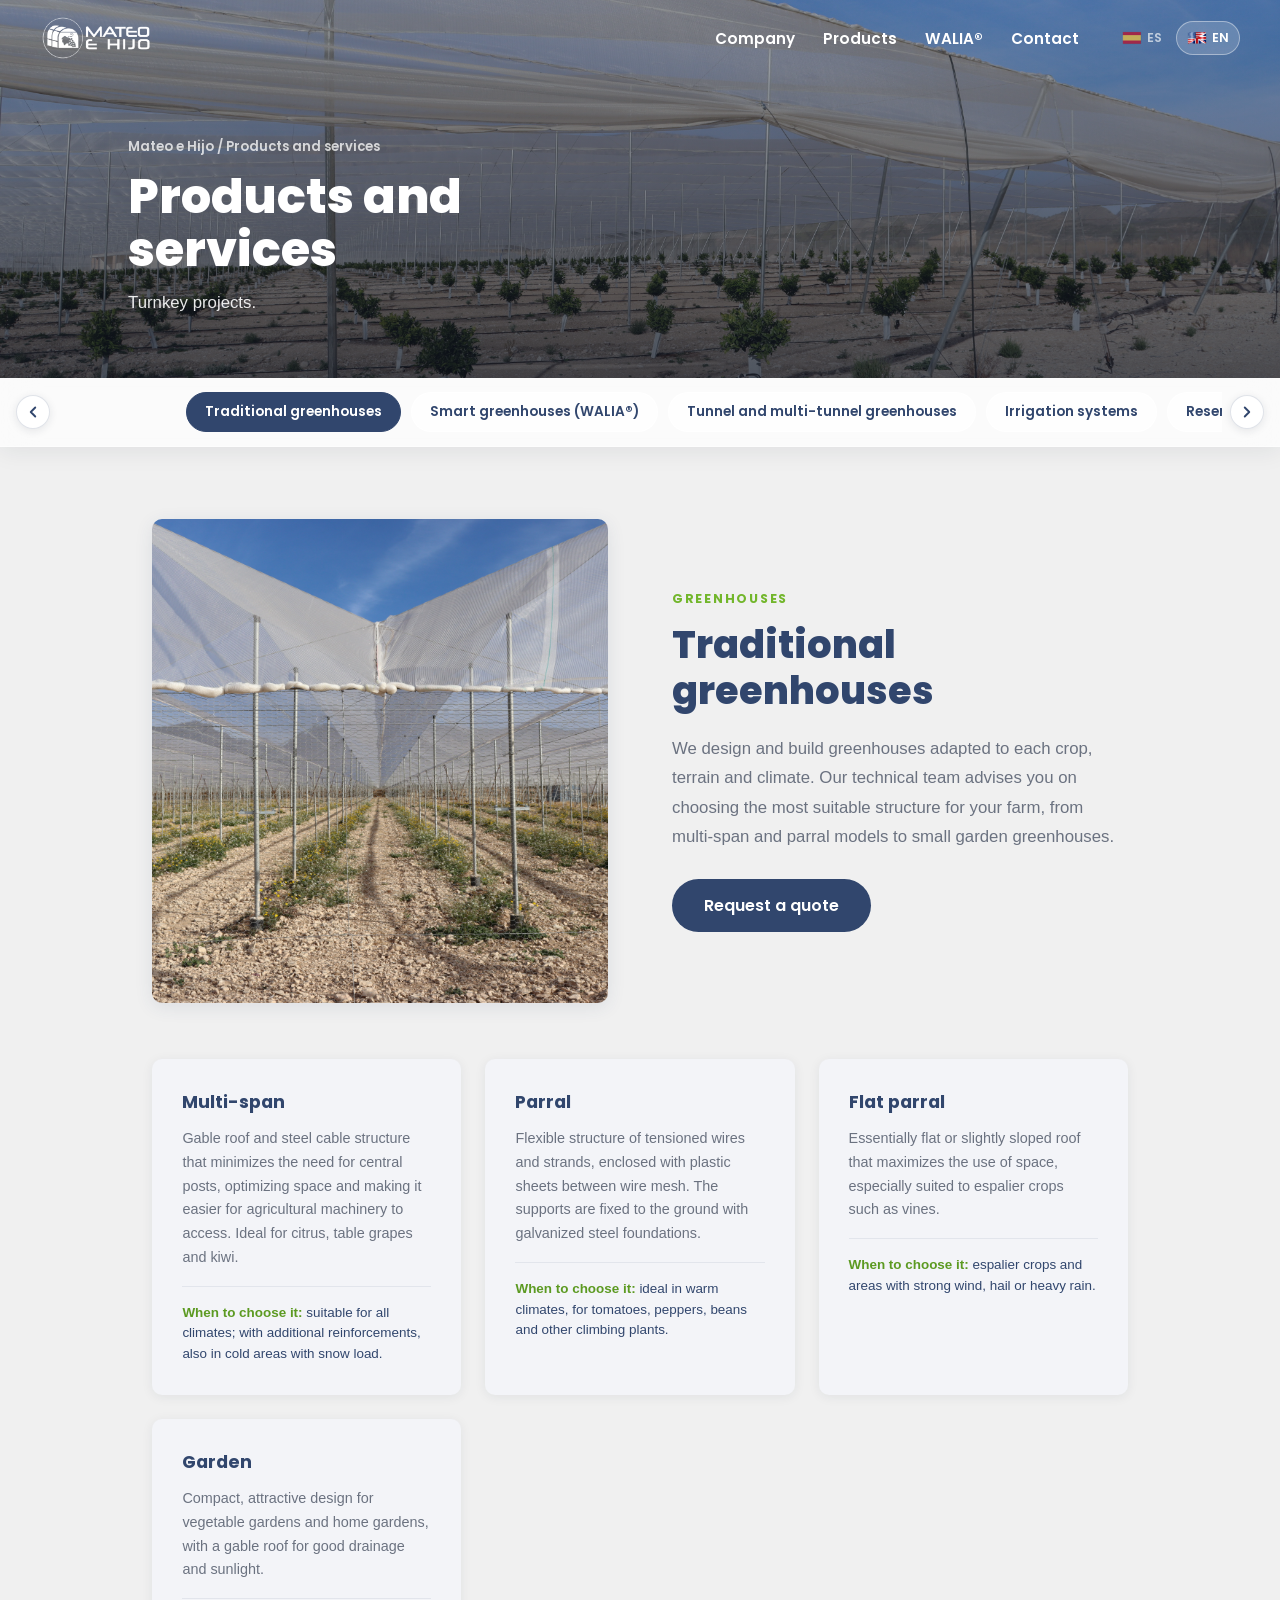
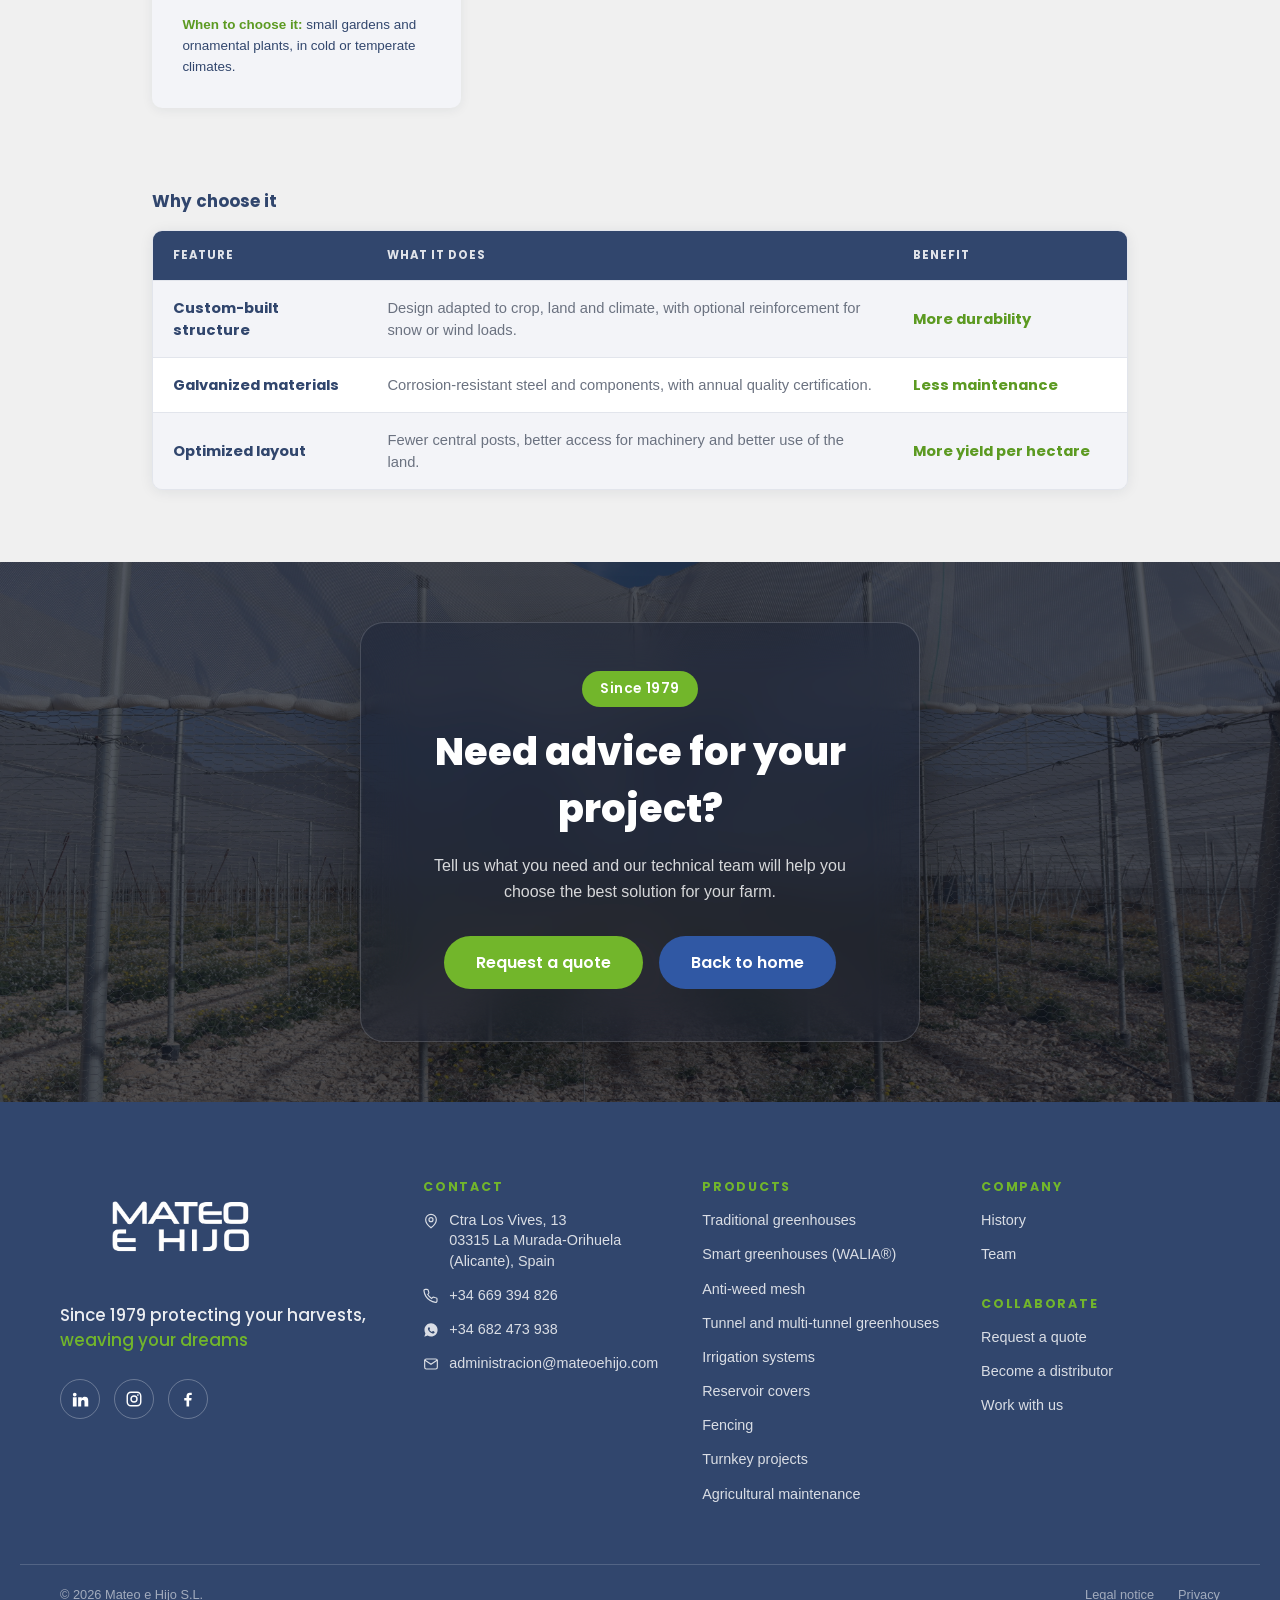
<file: productos/productos.html>
<!DOCTYPE html>
<html lang="es">
<head>
<meta charset="UTF-8">
<meta name="viewport" content="width=device-width, initial-scale=1.0">
<title>Productos y servicios — Mateo e Hijo</title>
<meta name="description" content="Invernaderos multicapilla, parral, túnel y multitúnel, WALIA®, malla antihierba, riego, cubrimientos de pantano, cercados, proyectos llave en mano y mantenimientos agrícolas. Mateo e Hijo, desde 1979.">
<link rel="icon" href="../favicon.ico" sizes="any">
<link rel="icon" type="image/png" sizes="32x32" href="../assets/favicon-32x32.png">
<link rel="icon" type="image/png" sizes="16x16" href="../assets/favicon-16x16.png">
<link rel="apple-touch-icon" sizes="180x180" href="../assets/apple-touch-icon.png">
<link rel="stylesheet" href="https://fonts.googleapis.com/css2?family=Poppins:wght@400;500;600;700;800&display=swap">
<link rel="stylesheet" href="../styles.css?v=20261021">
<link rel="stylesheet" href="productos.css?v=20261021">
</head>
<body data-base="../" data-i18n-title="productos.title" data-i18n-description="productos.description">

<nav id="navbar">
  <a href="../index.html" class="nav-logo">
    <img src="../assets/logo-rect-white.webp" alt="Mateo e Hijo" class="logo-white">
    <img src="../assets/logo.png" alt="Mateo e Hijo" class="logo-color">
  </a>
  <div class="nav-mobile-controls">
    <div class="lang-switcher" id="langSwitcherMobile"></div>
    <button id="navToggle" data-i18n-attr='{"aria-label":"nav.toggleAria"}' aria-label="Abrir menú" aria-expanded="false">
      <span></span><span></span><span></span>
    </button>
  </div>
  <ul id="navMenu">
    <li class="has-dropdown">
      <a href="../empresa/empresa.html" data-i18n="nav.empresa"></a>
      <div class="dropdown">
        <a href="../empresa/empresa.html#historia" data-i18n="nav.historia"></a>
        <a href="../empresa/empresa.html#equipo" data-i18n="nav.equipo"></a>
      </div>
    </li>
    <li class="has-dropdown">
      <a href="productos.html" data-i18n="nav.productos"></a>
      <div class="dropdown" id="productosDropdown"></div>
    </li>
    <li><a href="../walia/walia.html" data-i18n="nav.walia"></a></li>
    <li class="has-dropdown">
      <a href="../index.html#formulario" data-i18n="nav.contacto"></a>
      <div class="dropdown">
        <a href="../index.html?asunto=presupuesto#formulario" data-i18n="nav.presupuesto"></a>
        <a href="../index.html?asunto=distribuidor#formulario" data-i18n="nav.distribuidor"></a>
        <a href="../index.html?asunto=trabaja#formulario" data-i18n="nav.trabaja"></a>
      </div>
    </li>
    <li class="lang-switcher-item"><div class="lang-switcher" id="langSwitcher"></div></li>
  </ul>
</nav>

<header class="prod-hero">
  <img src="../assets/hero.jpg" data-i18n-attr='{"alt":"home.heroImgAlt"}' alt="Invernadero Mateo e Hijo" class="prod-hero-img">
  <div class="prod-hero-scrim"></div>
  <div class="prod-hero-content">
    <span class="prod-breadcrumb" data-i18n-html="productos.breadcrumb"><a href="../index.html">Mateo e Hijo</a> / Productos y servicios</span>
    <h1 data-i18n="productos.heroH1"></h1>
    <p data-i18n="productos.heroP"></p>
  </div>
</header>

<div class="prod-quicknav-wrap">
  <button type="button" class="prod-quicknav-arrow prod-quicknav-prev" id="prodQuicknavPrev" aria-label="Ver productos anteriores" hidden>
    <svg width="18" height="18" viewBox="0 0 24 24" fill="none" stroke="currentColor" stroke-width="2.5" stroke-linecap="round" stroke-linejoin="round"><path d="M15 18l-6-6 6-6"/></svg>
  </button>
  <nav class="prod-quicknav" id="prodQuicknav" aria-label="Ir a un producto"></nav>
  <button type="button" class="prod-quicknav-arrow prod-quicknav-next" id="prodQuicknavNext" aria-label="Ver más productos" hidden>
    <svg width="18" height="18" viewBox="0 0 24 24" fill="none" stroke="currentColor" stroke-width="2.5" stroke-linecap="round" stroke-linejoin="round"><path d="M9 18l6-6-6-6"/></svg>
  </button>
</div>

<section id="invernaderos-tradicionales" class="prod-panel">
  <div class="prod-panel-inner">
    <div class="prod-panel-media">
      <img src="../assets/cat-invernaderos-tradicionales.jpg" data-i18n-attr='{"alt":"productos.panels.invernaderos-tradicionales.imgAlt"}' alt="Invernaderos tradicionales Mateo e Hijo">
    </div>
    <div class="prod-panel-body">
      <span class="prod-eyebrow" data-i18n="productos.eyebrowInvernaderos"></span>
      <h2 data-i18n="productos.panels.invernaderos-tradicionales.title"></h2>
      <p class="prod-lead" data-i18n="productos.panels.invernaderos-tradicionales.lead"></p>
      <a href="../index.html?asunto=presupuesto#formulario" class="btn btn-navy prod-cta-btn" data-i18n="nav.presupuesto"></a>
    </div>
  </div>

  <div class="prod-subgrid">
    <div class="prod-subcard">
      <h3 data-i18n="productos.panels.invernaderos-tradicionales.sub1Title"></h3>
      <p data-i18n="productos.panels.invernaderos-tradicionales.sub1Body"></p>
      <div class="prod-subcard-when"><b data-i18n="productos.cuandoEscogerlo"></b> <span data-i18n="productos.panels.invernaderos-tradicionales.sub1When"></span></div>
    </div>
    <div class="prod-subcard">
      <h3 data-i18n="productos.panels.invernaderos-tradicionales.sub2Title"></h3>
      <p data-i18n="productos.panels.invernaderos-tradicionales.sub2Body"></p>
      <div class="prod-subcard-when"><b data-i18n="productos.cuandoEscogerlo"></b> <span data-i18n="productos.panels.invernaderos-tradicionales.sub2When"></span></div>
    </div>
    <div class="prod-subcard">
      <h3 data-i18n="productos.panels.invernaderos-tradicionales.sub3Title"></h3>
      <p data-i18n="productos.panels.invernaderos-tradicionales.sub3Body"></p>
      <div class="prod-subcard-when"><b data-i18n="productos.cuandoEscogerlo"></b> <span data-i18n="productos.panels.invernaderos-tradicionales.sub3When"></span></div>
    </div>
    <div class="prod-subcard">
      <h3 data-i18n="productos.panels.invernaderos-tradicionales.sub4Title"></h3>
      <p data-i18n="productos.panels.invernaderos-tradicionales.sub4Body"></p>
      <div class="prod-subcard-when"><b data-i18n="productos.cuandoEscogerlo"></b> <span data-i18n="productos.panels.invernaderos-tradicionales.sub4When"></span></div>
    </div>
  </div>

  <div class="prod-benefits">
    <h3 class="prod-benefits-title" data-i18n="productos.benefitsTitle"></h3>
    <div class="prod-benefits-table">
      <div class="prod-benefits-row prod-benefits-head">
        <span data-i18n="productos.benefitsHeadFeature"></span>
        <span data-i18n="productos.benefitsHeadDetail"></span>
        <span data-i18n="productos.benefitsHeadResult"></span>
      </div>
      <div class="prod-benefits-row">
        <span class="prod-benefits-feature" data-i18n="productos.panels.invernaderos-tradicionales.b1Feature"></span>
        <span class="prod-benefits-detail" data-i18n="productos.panels.invernaderos-tradicionales.b1Detail"></span>
        <span class="prod-benefits-result" data-i18n="productos.panels.invernaderos-tradicionales.b1Result"></span>
      </div>
      <div class="prod-benefits-row">
        <span class="prod-benefits-feature" data-i18n="productos.panels.invernaderos-tradicionales.b2Feature"></span>
        <span class="prod-benefits-detail" data-i18n="productos.panels.invernaderos-tradicionales.b2Detail"></span>
        <span class="prod-benefits-result" data-i18n="productos.panels.invernaderos-tradicionales.b2Result"></span>
      </div>
      <div class="prod-benefits-row">
        <span class="prod-benefits-feature" data-i18n="productos.panels.invernaderos-tradicionales.b3Feature"></span>
        <span class="prod-benefits-detail" data-i18n="productos.panels.invernaderos-tradicionales.b3Detail"></span>
        <span class="prod-benefits-result" data-i18n="productos.panels.invernaderos-tradicionales.b3Result"></span>
      </div>
    </div>
  </div>
</section>

<section id="walia" class="prod-panel prod-panel-walia">
  <div class="prod-panel-inner">
    <div class="prod-panel-media">
      <img src="../assets/PHOTO-2026-09-14-20-17-58.jpg" data-i18n-attr='{"alt":"productos.panels.walia.imgAlt"}' alt="WALIA®, invernadero inteligente">
      <img src="../assets/walia/walia-lockup-dark.png" alt="WALIA® by Mateo e Hijo" class="prod-walia-lockup">
    </div>
    <div class="prod-panel-body">
      <span class="walia-pill">
        <img src="../assets/walia/walia-leaf.png" alt="" class="walia-pill-leaf">
        <span data-i18n="productos.eyebrowInnovacion"></span>
      </span>
      <h2 data-i18n="productos.panels.walia.title"></h2>
      <p class="prod-lead" data-i18n="productos.panels.walia.lead"></p>
      <ul class="prod-list prod-list-walia">
        <li data-i18n="productos.panels.walia.list1"></li>
        <li data-i18n="productos.panels.walia.list2"></li>
        <li data-i18n="productos.panels.walia.list3"></li>
      </ul>
      <a href="../walia/walia.html" class="btn btn-green prod-cta-btn" data-i18n="productos.panels.walia.ctaBtn"></a>
    </div>
  </div>

  <div class="prod-benefits prod-benefits-walia">
    <h3 class="prod-benefits-title" data-i18n="productos.benefitsTitle"></h3>
    <div class="prod-benefits-table">
      <div class="prod-benefits-row prod-benefits-head">
        <span data-i18n="productos.benefitsHeadFeature"></span>
        <span data-i18n="productos.benefitsHeadDetail"></span>
        <span data-i18n="productos.benefitsHeadResult"></span>
      </div>
      <div class="prod-benefits-row">
        <span class="prod-benefits-feature" data-i18n="productos.panels.walia.b1Feature"></span>
        <span class="prod-benefits-detail" data-i18n="productos.panels.walia.b1Detail"></span>
        <span class="prod-benefits-result" data-i18n="productos.panels.walia.b1Result"></span>
      </div>
      <div class="prod-benefits-row">
        <span class="prod-benefits-feature" data-i18n="productos.panels.walia.b2Feature"></span>
        <span class="prod-benefits-detail" data-i18n="productos.panels.walia.b2Detail"></span>
        <span class="prod-benefits-result" data-i18n="productos.panels.walia.b2Result"></span>
      </div>
      <div class="prod-benefits-row">
        <span class="prod-benefits-feature" data-i18n="productos.panels.walia.b3Feature"></span>
        <span class="prod-benefits-detail" data-i18n="productos.panels.walia.b3Detail"></span>
        <span class="prod-benefits-result" data-i18n="productos.panels.walia.b3Result"></span>
      </div>
    </div>
  </div>
</section>

<section id="tunel-multitunel" class="prod-panel">
  <div class="prod-panel-inner">
    <div class="prod-panel-media">
      <img src="../assets/cat-tunel.jpg" data-i18n-attr='{"alt":"productos.panels.tunel-multitunel.imgAlt"}' alt="Invernaderos túnel y multitúnel">
    </div>
    <div class="prod-panel-body">
      <span class="prod-eyebrow" data-i18n="productos.eyebrowInvernaderos"></span>
      <h2 data-i18n="productos.panels.tunel-multitunel.title"></h2>
      <p class="prod-lead" data-i18n="productos.panels.tunel-multitunel.lead"></p>
      <a href="../index.html?asunto=presupuesto#formulario" class="btn btn-navy prod-cta-btn" data-i18n="nav.presupuesto"></a>
    </div>
  </div>

  <div class="prod-subgrid">
    <div class="prod-subcard">
      <h3 data-i18n="productos.panels.tunel-multitunel.sub1Title"></h3>
      <p data-i18n="productos.panels.tunel-multitunel.sub1Body"></p>
      <div class="prod-subcard-when"><b data-i18n="productos.cuandoEscogerlo"></b> <span data-i18n="productos.panels.tunel-multitunel.sub1When"></span></div>
    </div>
    <div class="prod-subcard">
      <h3 data-i18n="productos.panels.tunel-multitunel.sub2Title"></h3>
      <p data-i18n="productos.panels.tunel-multitunel.sub2Body"></p>
      <div class="prod-subcard-when"><b data-i18n="productos.cuandoEscogerlo"></b> <span data-i18n="productos.panels.tunel-multitunel.sub2When"></span></div>
    </div>
  </div>

  <div class="prod-benefits">
    <h3 class="prod-benefits-title" data-i18n="productos.benefitsTitle"></h3>
    <div class="prod-benefits-table">
      <div class="prod-benefits-row prod-benefits-head">
        <span data-i18n="productos.benefitsHeadFeature"></span>
        <span data-i18n="productos.benefitsHeadDetail"></span>
        <span data-i18n="productos.benefitsHeadResult"></span>
      </div>
      <div class="prod-benefits-row">
        <span class="prod-benefits-feature" data-i18n="productos.panels.tunel-multitunel.b1Feature"></span>
        <span class="prod-benefits-detail" data-i18n="productos.panels.tunel-multitunel.b1Detail"></span>
        <span class="prod-benefits-result" data-i18n="productos.panels.tunel-multitunel.b1Result"></span>
      </div>
      <div class="prod-benefits-row">
        <span class="prod-benefits-feature" data-i18n="productos.panels.tunel-multitunel.b2Feature"></span>
        <span class="prod-benefits-detail" data-i18n="productos.panels.tunel-multitunel.b2Detail"></span>
        <span class="prod-benefits-result" data-i18n="productos.panels.tunel-multitunel.b2Result"></span>
      </div>
      <div class="prod-benefits-row">
        <span class="prod-benefits-feature" data-i18n="productos.panels.tunel-multitunel.b3Feature"></span>
        <span class="prod-benefits-detail" data-i18n="productos.panels.tunel-multitunel.b3Detail"></span>
        <span class="prod-benefits-result" data-i18n="productos.panels.tunel-multitunel.b3Result"></span>
      </div>
    </div>
  </div>
</section>

<section id="riego" class="prod-panel">
  <div class="prod-panel-inner">
    <div class="prod-panel-media">
      <img src="../assets/cat-riego.jpg" data-i18n-attr='{"alt":"productos.panels.riego.imgAlt"}' alt="Instalaciones de riego">
    </div>
    <div class="prod-panel-body">
      <span class="prod-eyebrow" data-i18n="productos.eyebrowServicios"></span>
      <h2 data-i18n="productos.panels.riego.title"></h2>
      <p class="prod-lead" data-i18n="productos.panels.riego.lead"></p>
      <a href="../index.html?asunto=presupuesto#formulario" class="btn btn-navy prod-cta-btn" data-i18n="nav.presupuesto"></a>
    </div>
  </div>

  <div class="prod-benefits">
    <h3 class="prod-benefits-title" data-i18n="productos.benefitsTitle"></h3>
    <div class="prod-benefits-table">
      <div class="prod-benefits-row prod-benefits-head">
        <span data-i18n="productos.benefitsHeadFeature"></span>
        <span data-i18n="productos.benefitsHeadDetail"></span>
        <span data-i18n="productos.benefitsHeadResult"></span>
      </div>
      <div class="prod-benefits-row">
        <span class="prod-benefits-feature" data-i18n="productos.panels.riego.b1Feature"></span>
        <span class="prod-benefits-detail" data-i18n="productos.panels.riego.b1Detail"></span>
        <span class="prod-benefits-result" data-i18n="productos.panels.riego.b1Result"></span>
      </div>
      <div class="prod-benefits-row">
        <span class="prod-benefits-feature" data-i18n="productos.panels.riego.b2Feature"></span>
        <span class="prod-benefits-detail" data-i18n="productos.panels.riego.b2Detail"></span>
        <span class="prod-benefits-result" data-i18n="productos.panels.riego.b2Result"></span>
      </div>
      <div class="prod-benefits-row">
        <span class="prod-benefits-feature" data-i18n="productos.panels.riego.b3Feature"></span>
        <span class="prod-benefits-detail" data-i18n="productos.panels.riego.b3Detail"></span>
        <span class="prod-benefits-result" data-i18n="productos.panels.riego.b3Result"></span>
      </div>
    </div>
  </div>
</section>

<section id="pantano" class="prod-panel">
  <div class="prod-panel-inner">
    <div class="prod-panel-media">
      <img src="../assets/cat-pantano.jpg" data-i18n-attr='{"alt":"productos.panels.pantano.imgAlt"}' alt="Cubrimientos de pantano">
    </div>
    <div class="prod-panel-body">
      <span class="prod-eyebrow" data-i18n="productos.eyebrowServicios"></span>
      <h2 data-i18n="productos.panels.pantano.title"></h2>
      <p class="prod-lead" data-i18n="productos.panels.pantano.lead"></p>
      <a href="../index.html?asunto=presupuesto#formulario" class="btn btn-navy prod-cta-btn" data-i18n="nav.presupuesto"></a>
    </div>
  </div>

  <div class="prod-benefits">
    <h3 class="prod-benefits-title" data-i18n="productos.benefitsTitle"></h3>
    <div class="prod-benefits-table">
      <div class="prod-benefits-row prod-benefits-head">
        <span data-i18n="productos.benefitsHeadFeature"></span>
        <span data-i18n="productos.benefitsHeadDetail"></span>
        <span data-i18n="productos.benefitsHeadResult"></span>
      </div>
      <div class="prod-benefits-row">
        <span class="prod-benefits-feature" data-i18n="productos.panels.pantano.b1Feature"></span>
        <span class="prod-benefits-detail" data-i18n="productos.panels.pantano.b1Detail"></span>
        <span class="prod-benefits-result" data-i18n="productos.panels.pantano.b1Result"></span>
      </div>
      <div class="prod-benefits-row">
        <span class="prod-benefits-feature" data-i18n="productos.panels.pantano.b2Feature"></span>
        <span class="prod-benefits-detail" data-i18n="productos.panels.pantano.b2Detail"></span>
        <span class="prod-benefits-result" data-i18n="productos.panels.pantano.b2Result"></span>
      </div>
      <div class="prod-benefits-row">
        <span class="prod-benefits-feature" data-i18n="productos.panels.pantano.b3Feature"></span>
        <span class="prod-benefits-detail" data-i18n="productos.panels.pantano.b3Detail"></span>
        <span class="prod-benefits-result" data-i18n="productos.panels.pantano.b3Result"></span>
      </div>
    </div>
  </div>
</section>

<section id="malla-antihierba" class="prod-panel">
  <div class="prod-panel-inner">
    <div class="prod-panel-media">
      <img src="../assets/cat-malla-antihierba.jpg" data-i18n-attr='{"alt":"productos.panels.malla-antihierba.imgAlt"}' alt="Malla antihierba">
    </div>
    <div class="prod-panel-body">
      <span class="prod-eyebrow" data-i18n="productos.eyebrowServicios"></span>
      <h2 data-i18n="productos.panels.malla-antihierba.title"></h2>
      <p class="prod-lead" data-i18n="productos.panels.malla-antihierba.lead"></p>
      <a href="../index.html?asunto=presupuesto#formulario" class="btn btn-navy prod-cta-btn" data-i18n="nav.presupuesto"></a>
    </div>
  </div>

  <div class="prod-benefits">
    <h3 class="prod-benefits-title" data-i18n="productos.benefitsTitle"></h3>
    <div class="prod-benefits-table">
      <div class="prod-benefits-row prod-benefits-head">
        <span data-i18n="productos.benefitsHeadFeature"></span>
        <span data-i18n="productos.benefitsHeadDetail"></span>
        <span data-i18n="productos.benefitsHeadResult"></span>
      </div>
      <div class="prod-benefits-row">
        <span class="prod-benefits-feature" data-i18n="productos.panels.malla-antihierba.b1Feature"></span>
        <span class="prod-benefits-detail" data-i18n="productos.panels.malla-antihierba.b1Detail"></span>
        <span class="prod-benefits-result" data-i18n="productos.panels.malla-antihierba.b1Result"></span>
      </div>
      <div class="prod-benefits-row">
        <span class="prod-benefits-feature" data-i18n="productos.panels.malla-antihierba.b2Feature"></span>
        <span class="prod-benefits-detail" data-i18n="productos.panels.malla-antihierba.b2Detail"></span>
        <span class="prod-benefits-result" data-i18n="productos.panels.malla-antihierba.b2Result"></span>
      </div>
      <div class="prod-benefits-row">
        <span class="prod-benefits-feature" data-i18n="productos.panels.malla-antihierba.b3Feature"></span>
        <span class="prod-benefits-detail" data-i18n="productos.panels.malla-antihierba.b3Detail"></span>
        <span class="prod-benefits-result" data-i18n="productos.panels.malla-antihierba.b3Result"></span>
      </div>
    </div>
  </div>
</section>

<section id="cercados" class="prod-panel">
  <div class="prod-panel-inner">
    <div class="prod-panel-media">
      <img src="../assets/cat-cercados.jpg" data-i18n-attr='{"alt":"productos.panels.cercados.imgAlt"}' alt="Cercados">
    </div>
    <div class="prod-panel-body">
      <span class="prod-eyebrow" data-i18n="productos.eyebrowServicios"></span>
      <h2 data-i18n="productos.panels.cercados.title"></h2>
      <p class="prod-lead" data-i18n="productos.panels.cercados.lead"></p>
      <a href="../index.html?asunto=presupuesto#formulario" class="btn btn-navy prod-cta-btn" data-i18n="nav.presupuesto"></a>
    </div>
  </div>

  <div class="prod-benefits">
    <h3 class="prod-benefits-title" data-i18n="productos.benefitsTitle"></h3>
    <div class="prod-benefits-table">
      <div class="prod-benefits-row prod-benefits-head">
        <span data-i18n="productos.benefitsHeadFeature"></span>
        <span data-i18n="productos.benefitsHeadDetail"></span>
        <span data-i18n="productos.benefitsHeadResult"></span>
      </div>
      <div class="prod-benefits-row">
        <span class="prod-benefits-feature" data-i18n="productos.panels.cercados.b1Feature"></span>
        <span class="prod-benefits-detail" data-i18n="productos.panels.cercados.b1Detail"></span>
        <span class="prod-benefits-result" data-i18n="productos.panels.cercados.b1Result"></span>
      </div>
      <div class="prod-benefits-row">
        <span class="prod-benefits-feature" data-i18n="productos.panels.cercados.b2Feature"></span>
        <span class="prod-benefits-detail" data-i18n="productos.panels.cercados.b2Detail"></span>
        <span class="prod-benefits-result" data-i18n="productos.panels.cercados.b2Result"></span>
      </div>
      <div class="prod-benefits-row">
        <span class="prod-benefits-feature" data-i18n="productos.panels.cercados.b3Feature"></span>
        <span class="prod-benefits-detail" data-i18n="productos.panels.cercados.b3Detail"></span>
        <span class="prod-benefits-result" data-i18n="productos.panels.cercados.b3Result"></span>
      </div>
    </div>
  </div>
</section>

<section id="llave-en-mano" class="prod-panel">
  <div class="prod-panel-inner">
    <div class="prod-panel-media">
      <img src="../assets/cat-llave-en-mano.jpg" data-i18n-attr='{"alt":"productos.panels.llave-en-mano.imgAlt"}' alt="Proyectos llave en mano">
    </div>
    <div class="prod-panel-body">
      <span class="prod-eyebrow" data-i18n="productos.eyebrowServicios"></span>
      <h2 data-i18n="productos.panels.llave-en-mano.title"></h2>
      <p class="prod-lead" data-i18n="productos.panels.llave-en-mano.lead"></p>
      <a href="../index.html?asunto=presupuesto#formulario" class="btn btn-navy prod-cta-btn" data-i18n="nav.presupuesto"></a>
    </div>
  </div>

  <div class="prod-benefits">
    <h3 class="prod-benefits-title" data-i18n="productos.benefitsTitle"></h3>
    <div class="prod-benefits-table">
      <div class="prod-benefits-row prod-benefits-head">
        <span data-i18n="productos.benefitsHeadFeature"></span>
        <span data-i18n="productos.benefitsHeadDetail"></span>
        <span data-i18n="productos.benefitsHeadResult"></span>
      </div>
      <div class="prod-benefits-row">
        <span class="prod-benefits-feature" data-i18n="productos.panels.llave-en-mano.b1Feature"></span>
        <span class="prod-benefits-detail" data-i18n="productos.panels.llave-en-mano.b1Detail"></span>
        <span class="prod-benefits-result" data-i18n="productos.panels.llave-en-mano.b1Result"></span>
      </div>
      <div class="prod-benefits-row">
        <span class="prod-benefits-feature" data-i18n="productos.panels.llave-en-mano.b2Feature"></span>
        <span class="prod-benefits-detail" data-i18n="productos.panels.llave-en-mano.b2Detail"></span>
        <span class="prod-benefits-result" data-i18n="productos.panels.llave-en-mano.b2Result"></span>
      </div>
      <div class="prod-benefits-row">
        <span class="prod-benefits-feature" data-i18n="productos.panels.llave-en-mano.b3Feature"></span>
        <span class="prod-benefits-detail" data-i18n="productos.panels.llave-en-mano.b3Detail"></span>
        <span class="prod-benefits-result" data-i18n="productos.panels.llave-en-mano.b3Result"></span>
      </div>
    </div>
  </div>
</section>

<section id="mantenimientos" class="prod-panel">
  <div class="prod-panel-inner">
    <div class="prod-panel-media">
      <img src="../assets/cat-mantenimientos.jpg" data-i18n-attr='{"alt":"productos.panels.mantenimientos.imgAlt"}' alt="Mantenimientos agrícolas">
    </div>
    <div class="prod-panel-body">
      <span class="prod-eyebrow" data-i18n="productos.eyebrowServicios"></span>
      <h2 data-i18n="productos.panels.mantenimientos.title"></h2>
      <p class="prod-lead" data-i18n="productos.panels.mantenimientos.lead"></p>
      <a href="../index.html?asunto=presupuesto#formulario" class="btn btn-navy prod-cta-btn" data-i18n="nav.presupuesto"></a>
    </div>
  </div>

  <div class="prod-benefits">
    <h3 class="prod-benefits-title" data-i18n="productos.benefitsTitle"></h3>
    <div class="prod-benefits-table">
      <div class="prod-benefits-row prod-benefits-head">
        <span data-i18n="productos.benefitsHeadFeature"></span>
        <span data-i18n="productos.benefitsHeadDetail"></span>
        <span data-i18n="productos.benefitsHeadResult"></span>
      </div>
      <div class="prod-benefits-row">
        <span class="prod-benefits-feature" data-i18n="productos.panels.mantenimientos.b1Feature"></span>
        <span class="prod-benefits-detail" data-i18n="productos.panels.mantenimientos.b1Detail"></span>
        <span class="prod-benefits-result" data-i18n="productos.panels.mantenimientos.b1Result"></span>
      </div>
      <div class="prod-benefits-row">
        <span class="prod-benefits-feature" data-i18n="productos.panels.mantenimientos.b2Feature"></span>
        <span class="prod-benefits-detail" data-i18n="productos.panels.mantenimientos.b2Detail"></span>
        <span class="prod-benefits-result" data-i18n="productos.panels.mantenimientos.b2Result"></span>
      </div>
      <div class="prod-benefits-row">
        <span class="prod-benefits-feature" data-i18n="productos.panels.mantenimientos.b3Feature"></span>
        <span class="prod-benefits-detail" data-i18n="productos.panels.mantenimientos.b3Detail"></span>
        <span class="prod-benefits-result" data-i18n="productos.panels.mantenimientos.b3Result"></span>
      </div>
    </div>
  </div>
</section>

<section class="prod-final-cta">
  <img src="../assets/walia-teaser.jpg" alt="Mateo e Hijo" class="prod-final-cta-img">
  <div class="prod-final-cta-scrim"></div>
  <div class="prod-final-cta-card">
    <span class="badge badge-green" data-i18n="productos.finalCtaBadge"></span>
    <h2 data-i18n="productos.finalCtaH2"></h2>
    <p data-i18n="productos.finalCtaP"></p>
    <a href="../index.html?asunto=presupuesto#formulario" class="btn btn-green" data-i18n="nav.presupuesto"></a>
    <a href="../index.html" class="btn btn-primary" data-i18n="productos.finalCtaVolver"></a>
  </div>
</section>

<div id="privacyModal" class="modal-overlay" hidden>
  <div class="modal-box">
    <div class="modal-header">
      <h2 data-i18n="modal.title"></h2>
      <button id="closePrivacy" data-i18n-attr='{"aria-label":"modal.closeAria"}' aria-label="Cerrar">×</button>
    </div>
    <div class="modal-body">
      <p data-i18n="modal.p1"></p>
      <p class="modal-bold" data-i18n-html="modal.p2"></p>
      <p data-i18n="modal.p3"></p>
      <p data-i18n="modal.p4"></p>
      <p data-i18n="modal.p5"></p>
      <p data-i18n="modal.p6"></p>
      <p data-i18n="modal.p7"></p>
      <p data-i18n="modal.p8"></p>
    </div>
  </div>
</div>

<footer id="contacto">
  <div class="footer-grid">
    <div class="footer-brand">
      <img src="../assets/letras-white.webp" alt="MATEO E HIJO" class="footer-logo">
      <p class="footer-tagline" data-i18n-html="footer.tagline">Desde 1979 protegiendo tus cosechas, <span class="accent-green">tejiendo tus sueños</span></p>
      <div class="social-links">
        <a href="https://www.linkedin.com/in/mateo-e-hijo-s-l-17a738368/" target="_blank" rel="noopener" aria-label="LinkedIn">
          <svg width="18" height="18" viewBox="0 0 24 24" fill="currentColor"><path d="M4.98 3.5a2.5 2.5 0 1 1 0 5 2.5 2.5 0 0 1 0-5zM2.5 9.5h5V22h-5zM9.5 9.5h4.8v1.7h.07c.67-1.2 2.3-2.05 4.13-2.05 3.3 0 4.5 2 4.5 5.4V22h-5v-6.2c0-1.5-.5-2.6-1.9-2.6-1.3 0-2.1.9-2.4 1.8-.1.3-.13.7-.13 1.1V22h-4.07z"/></svg>
        </a>
        <a href="https://www.instagram.com/mateoehijo.sl/" target="_blank" rel="noopener" aria-label="Instagram">
          <svg width="18" height="18" viewBox="0 0 24 24" fill="none" stroke="currentColor" stroke-width="1.9" stroke-linecap="round"><rect x="3" y="3" width="18" height="18" rx="5"></rect><circle cx="12" cy="12" r="4"></circle><circle cx="17.2" cy="6.8" r="1.1" fill="currentColor" stroke="none"></circle></svg>
        </a>
        <a href="https://www.facebook.com/mateoehijo/" target="_blank" rel="noopener" aria-label="Facebook">
          <svg width="18" height="18" viewBox="0 0 24 24" fill="currentColor"><path d="M13.5 22v-8h2.9l.45-3.4H13.5V8.4c0-.98.28-1.65 1.7-1.65h1.8V3.7c-.31-.04-1.38-.13-2.63-.13-2.6 0-4.37 1.58-4.37 4.5v2.53H7v3.4h3V22z"/></svg>
        </a>
      </div>
    </div>

    <div class="footer-col">
      <span class="footer-heading" data-i18n="nav.contacto"></span>
      <a href="https://www.google.com/maps/search/?api=1&query=Ctra+Los+Vives+13+03315+La+Murada+Orihuela+Alicante" target="_blank" rel="noopener" class="footer-link footer-link-icon">
        <svg width="16" height="16" viewBox="0 0 24 24" fill="none" stroke="currentColor" stroke-width="1.75" stroke-linecap="round"><path d="M20 10c0 6-8 12-8 12s-8-6-8-12a8 8 0 1 1 16 0z"></path><circle cx="12" cy="10" r="3"></circle></svg>
        <span data-i18n-html="footer.direccion">Ctra Los Vives, 13<br>03315 La Murada-Orihuela<br>(Alicante), España</span>
      </a>
      <a href="tel:+34669394826" class="footer-link footer-link-icon">
        <svg width="16" height="16" viewBox="0 0 24 24" fill="none" stroke="currentColor" stroke-width="1.75" stroke-linecap="round"><path d="M21 16.9v2.6a2 2 0 0 1-2.2 2 19.5 19.5 0 0 1-8.5-3 19.2 19.2 0 0 1-5.9-5.9 19.5 19.5 0 0 1-3-8.6A2 2 0 0 1 3.4 2H6a2 2 0 0 1 2 1.7c.1.9.35 1.8.7 2.7a2 2 0 0 1-.45 2.1L7.1 9.7a15.5 15.5 0 0 0 5.9 5.9l1.2-1.2a2 2 0 0 1 2.1-.45c.9.35 1.8.6 2.7.7A2 2 0 0 1 21 16.9z"></path></svg>
        <span>+34 669 394 826</span>
      </a>
      <a href="https://wa.me/34682473938" target="_blank" rel="noopener" class="footer-link footer-link-icon">
        <svg width="16" height="16" viewBox="0 0 24 24" fill="currentColor"><path d="M12.04 2C6.6 2 2.2 6.4 2.2 11.84c0 1.94.53 3.75 1.45 5.3L2 22l4.98-1.6a9.8 9.8 0 0 0 5.06 1.4c5.44 0 9.84-4.4 9.84-9.84S17.48 2 12.04 2zm5.7 13.9c-.24.68-1.4 1.32-1.94 1.37-.53.05-1.02.2-3.44-.9-2.42-1.1-3.94-3.6-4.06-3.76-.12-.17-.96-1.3-.96-2.48s.62-1.76.84-2c.22-.24.48-.3.65-.3h.46c.15 0 .35-.03.53.42.2.5.66 1.7.72 1.83.06.12.1.27.02.43-.09.17-.5.68-.68.86-.12.13-.25.27-.1.53.14.26.64 1.07 1.37 1.73.94.85 1.73 1.11 1.98 1.24.25.12.4.1.55-.06.15-.17.64-.75.81-1 .18-.26.35-.21.58-.13.24.09 1.5.71 1.76.84.26.13.43.19.5.3.06.1.06.63-.18 1.31z"/></svg>
        <span>+34 682 473 938</span>
      </a>
      <a href="mailto:administracion@mateoehijo.com" class="footer-link footer-link-icon">
        <svg width="16" height="16" viewBox="0 0 24 24" fill="none" stroke="currentColor" stroke-width="1.75" stroke-linecap="round"><rect x="2.5" y="4.5" width="19" height="15" rx="2.5"></rect><path d="m3 6.5 9 6 9-6"></path></svg>
        <span>administracion@mateoehijo.com</span>
      </a>
    </div>

    <div class="footer-col" id="footerProductos">
      <span class="footer-heading" data-i18n="nav.productos"></span>
    </div>

    <div class="footer-col-group">
      <div class="footer-col">
        <span class="footer-heading" data-i18n="nav.empresa"></span>
        <a href="../empresa/empresa.html#historia" class="footer-link" data-i18n="nav.historia"></a>
        <a href="../empresa/empresa.html#equipo" class="footer-link" data-i18n="nav.equipo"></a>
      </div>
      <div class="footer-col">
        <span class="footer-heading" data-i18n="footer.colabora"></span>
        <a href="../index.html?asunto=presupuesto#formulario" class="footer-link" data-i18n="nav.presupuesto"></a>
        <a href="../index.html?asunto=distribuidor#formulario" class="footer-link" data-i18n="nav.distribuidor"></a>
        <a href="../index.html?asunto=trabaja#formulario" class="footer-link" data-i18n="nav.trabaja"></a>
      </div>
    </div>
  </div>

  <div class="footer-bottom">
    <span>© 2026 Mateo e Hijo S.L.</span>
    <div class="footer-bottom-links">
      <a href="../index.html#contacto" data-i18n="footer.avisoLegal"></a>
      <a href="#" id="openPrivacy2" data-i18n="footer.privacidad"></a>
    </div>
  </div>
</footer>

<script src="../products-data.js?v=20261021"></script>
<script src="../i18n.js?v=20261021"></script>
<script src="../common.js?v=20261021"></script>
<script src="productos.js?v=20261021"></script>
</body>
</html>
</file>
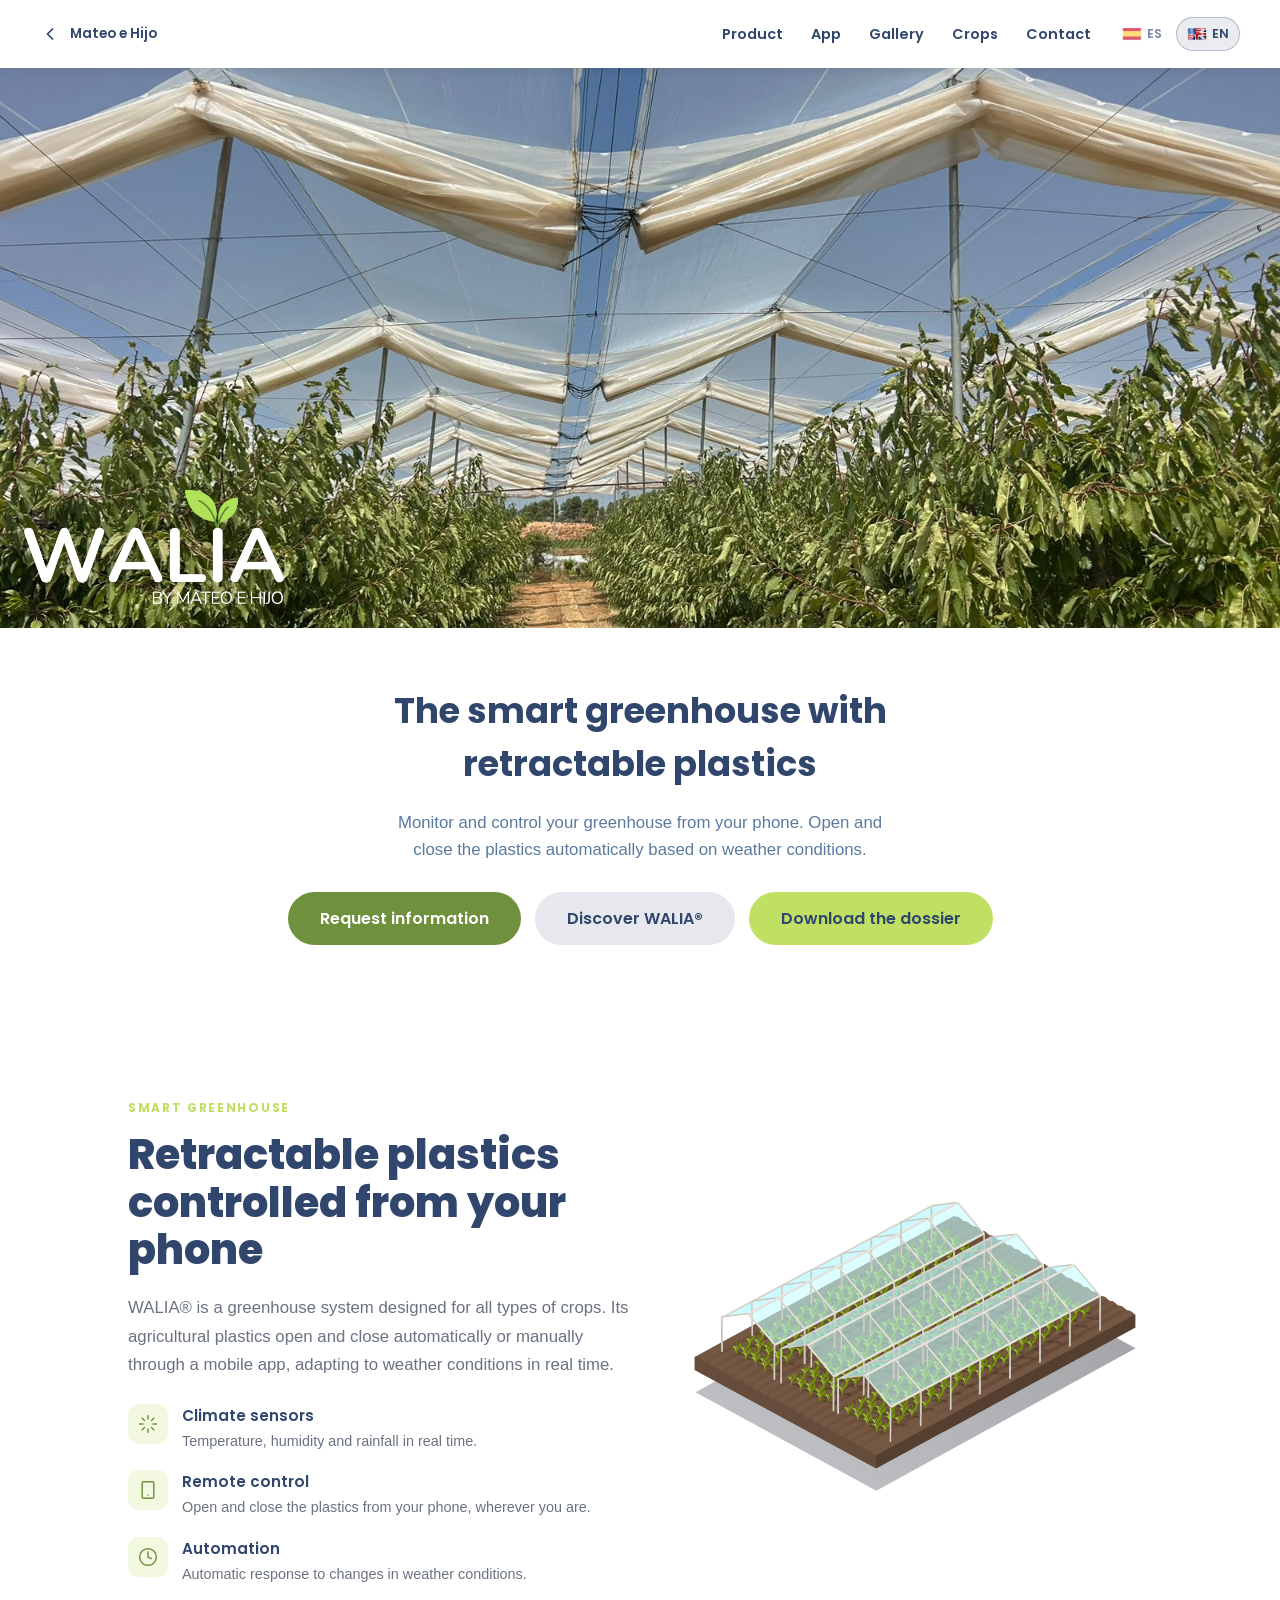
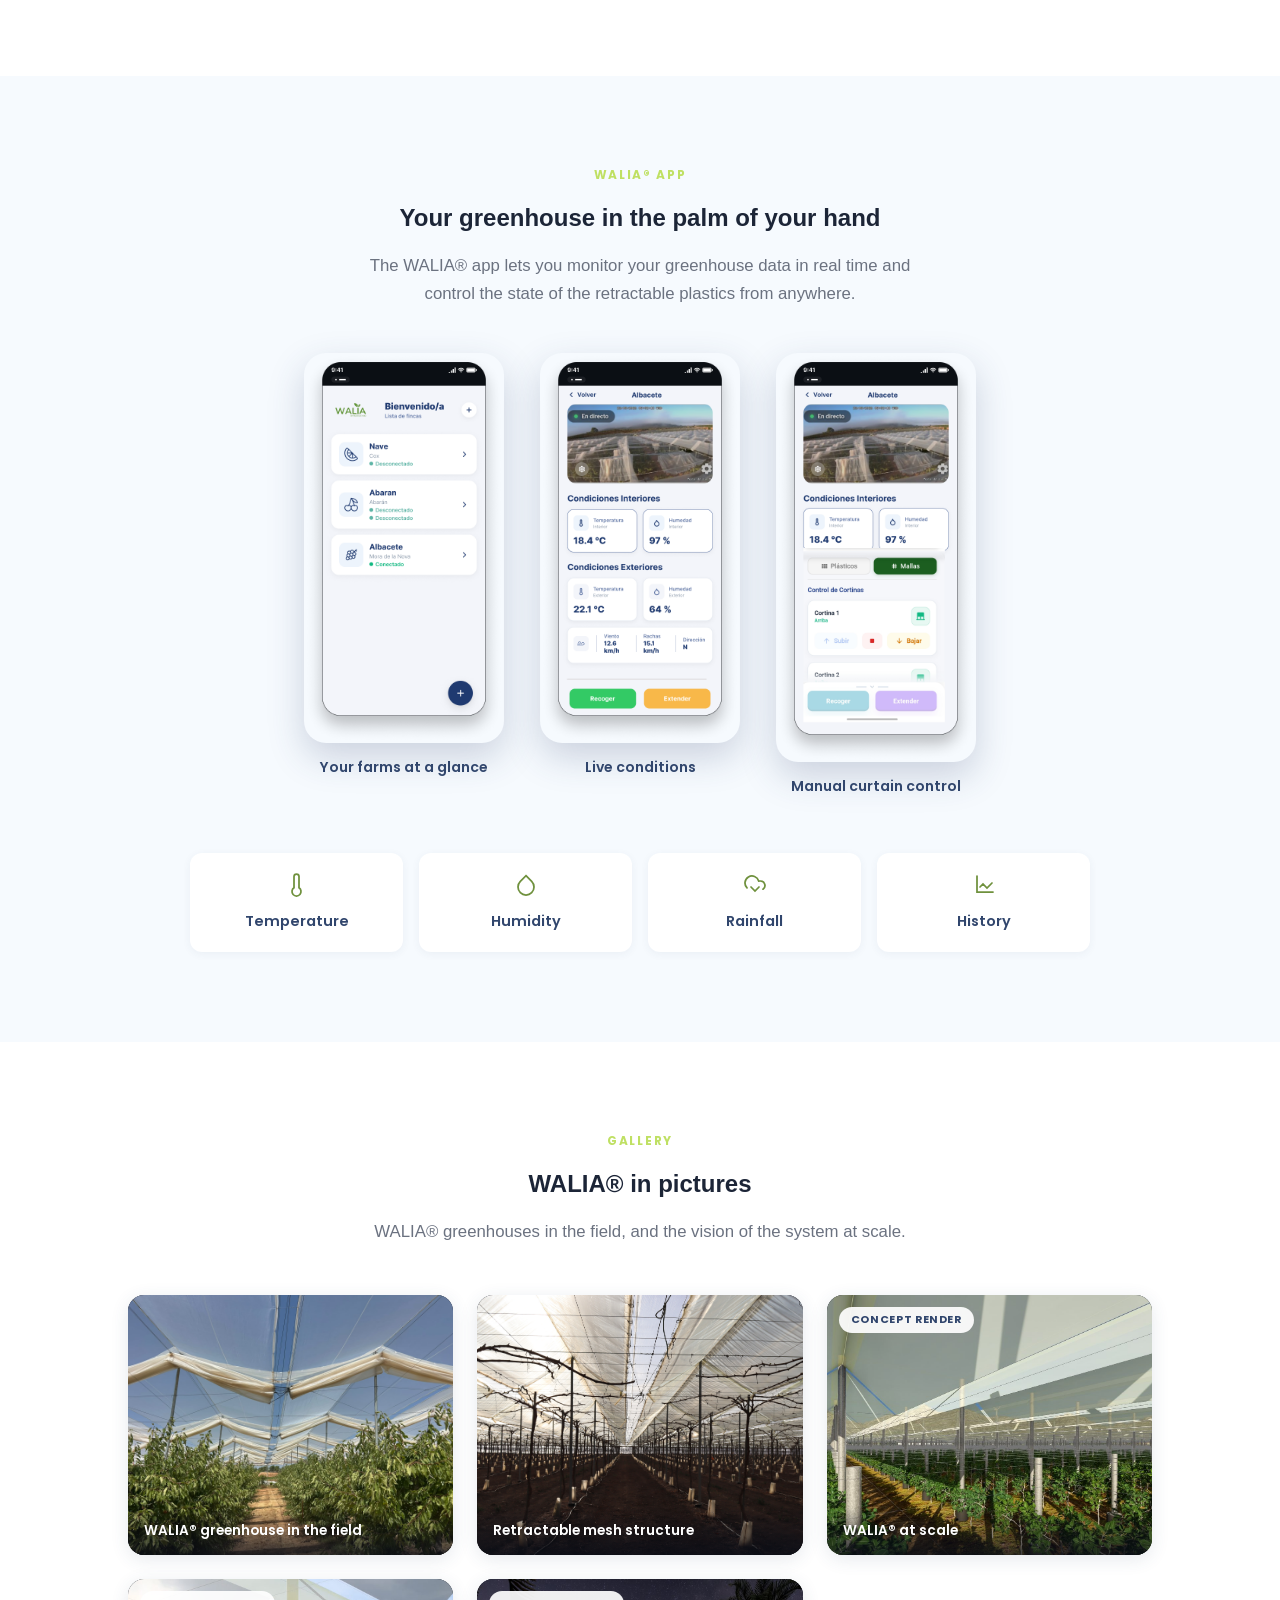
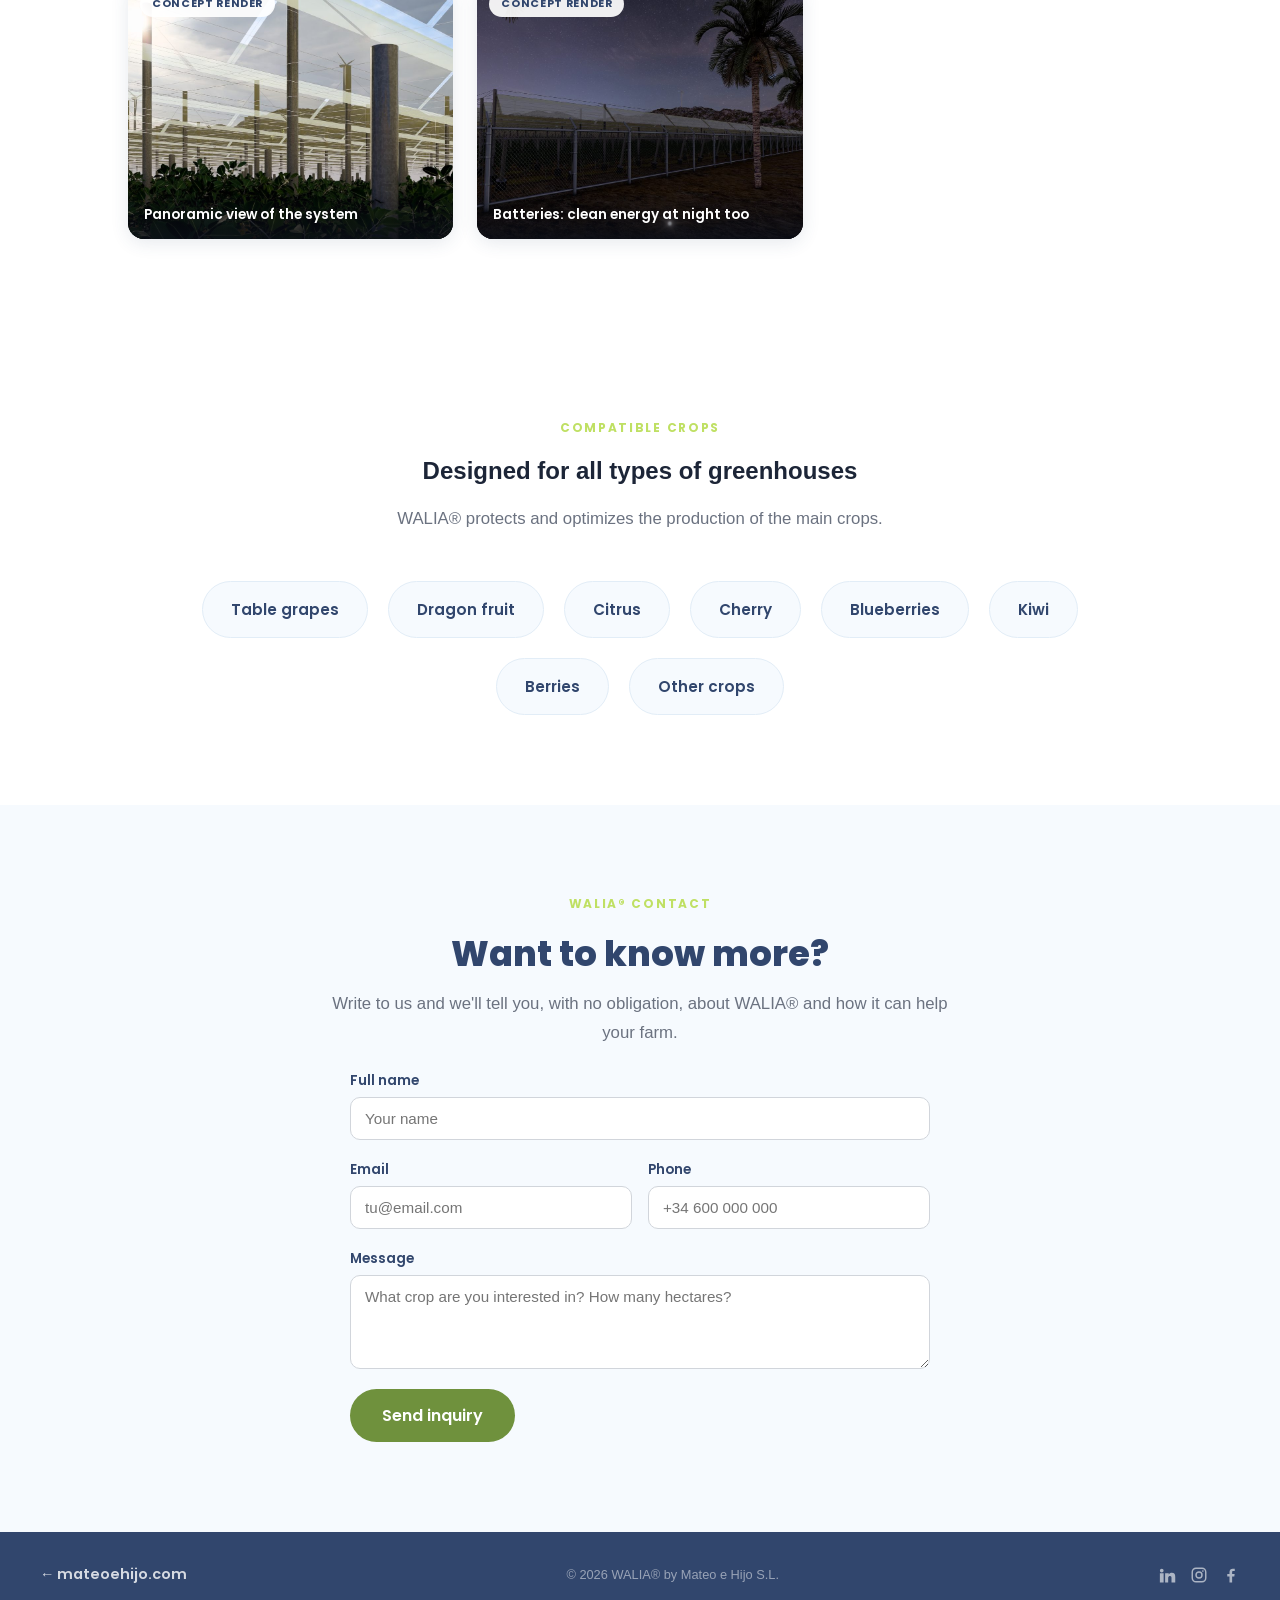
<file: walia/walia.html>
<!DOCTYPE html>
<html lang="es">
<head>
<meta charset="UTF-8">
<meta name="viewport" content="width=device-width, initial-scale=1.0">
<title>WALIA® — Invernadero inteligente | Mateo e Hijo</title>
<meta name="description" content="WALIA®: invernadero inteligente con plásticos retráctiles controlados desde el móvil. Un producto de Mateo e Hijo.">
<link rel="icon" href="../favicon.ico" sizes="any">
<link rel="icon" type="image/png" sizes="32x32" href="../assets/favicon-32x32.png">
<link rel="icon" type="image/png" sizes="16x16" href="../assets/favicon-16x16.png">
<link rel="apple-touch-icon" sizes="180x180" href="../assets/apple-touch-icon.png">
<link rel="stylesheet" href="https://fonts.googleapis.com/css2?family=Poppins:wght@400;500;600;700;800&display=swap">
<link rel="stylesheet" href="../styles.css?v=20261021">
<link rel="stylesheet" href="walia.css?v=20261021">
</head>
<body class="walia-page" data-base="../" data-i18n-title="walia.title" data-i18n-description="walia.description">

<nav id="waliaNav">
  <a href="../index.html" class="walia-nav-back">
    <svg width="20" height="20" viewBox="0 0 24 24" fill="none" stroke="#31466D" stroke-width="2" stroke-linecap="round"><path d="M15 18l-6-6 6-6"></path></svg>
    <span>Mateo e Hijo</span>
  </a>
  <div class="walia-nav-right">
    <div class="walia-nav-links">
      <a href="#producto" data-i18n="walia.navProducto"></a>
      <a href="#app" data-i18n="walia.navApp"></a>
      <a href="#galeria" data-i18n="walia.navGaleria"></a>
      <a href="#cultivos" data-i18n="walia.navCultivos"></a>
      <a href="#contacto-walia" data-i18n="nav.contacto"></a>
    </div>
    <div class="lang-switcher" id="langSwitcher"></div>
  </div>
</nav>

<header class="walia-hero">
  <div class="walia-hero-banner">
    <img class="walia-hero-photo" src="../assets/PHOTO-2026-09-14-20-17-58.jpg" data-i18n-attr='{"alt":"walia.heroPhotoAlt"}' alt="Invernadero WALIA® con plásticos retráctiles">
    <img class="walia-hero-logo" src="../assets/walia/walia-lockup-dark.png" alt="WALIA® by Mateo e Hijo">
  </div>
  <div class="walia-hero-copy">
    <p class="walia-hero-title" data-i18n="walia.heroTitle"></p>
    <p class="walia-hero-sub" data-i18n="walia.heroSub"></p>
    <div class="walia-hero-actions">
      <a href="#contacto-walia" class="btn walia-btn-green" data-i18n="walia.heroInfoBtn"></a>
      <a href="#producto" class="btn walia-btn-ghost" data-i18n="walia.heroConoceBtn"></a>
      <a href="../assets/docs/walia-dossier-es.pdf" download target="_blank" class="btn walia-btn-lime" data-i18n="walia.heroDossierBtn" data-i18n-attr='{"href":"walia.dossierHref","download":"walia.dossierDownloadName"}'></a>
    </div>
  </div>
</header>

<section id="producto" class="walia-section">
  <div class="walia-split">
    <div class="walia-split-copy">
      <span class="walia-eyebrow" data-i18n="walia.productoEyebrow"></span>
      <h2 data-i18n="walia.productoH2"></h2>
      <p class="walia-lead" data-i18n="walia.productoLead"></p>
      <div class="walia-feature-list">
        <div class="walia-feature">
          <div class="walia-feature-icon"><svg width="20" height="20" viewBox="0 0 24 24" fill="none" stroke="#6f913d" stroke-width="1.75" stroke-linecap="round"><path d="M12 2v4m0 12v4M4.93 4.93l2.83 2.83m8.48 8.48l2.83 2.83M2 12h4m12 0h4M4.93 19.07l2.83-2.83m8.48-8.48l2.83-2.83"></path></svg></div>
          <div><span class="walia-feature-title" data-i18n="walia.featSensoresTitle"></span><p data-i18n="walia.featSensoresP"></p></div>
        </div>
        <div class="walia-feature">
          <div class="walia-feature-icon"><svg width="20" height="20" viewBox="0 0 24 24" fill="none" stroke="#6f913d" stroke-width="1.75" stroke-linecap="round"><rect x="5" y="2" width="14" height="20" rx="2"></rect><path d="M12 18h.01"></path></svg></div>
          <div><span class="walia-feature-title" data-i18n="walia.featControlTitle"></span><p data-i18n="walia.featControlP"></p></div>
        </div>
        <div class="walia-feature">
          <div class="walia-feature-icon"><svg width="20" height="20" viewBox="0 0 24 24" fill="none" stroke="#6f913d" stroke-width="1.75" stroke-linecap="round"><path d="M12 22c5.52 0 10-4.48 10-10S17.52 2 12 2 2 6.48 2 12s4.48 10 10 10z"></path><path d="M12 6v6l4 2"></path></svg></div>
          <div><span class="walia-feature-title" data-i18n="walia.featAutoTitle"></span><p data-i18n="walia.featAutoP"></p></div>
        </div>
      </div>
    </div>
    <div class="walia-split-media">
      <img src="../assets/walia-producto.png" alt="Invernadero WALIA®">
    </div>
  </div>
</section>

<section id="app" class="walia-section walia-section-alt">
  <span class="walia-eyebrow walia-center" data-i18n="walia.appEyebrow"></span>
  <h2 class="walia-center" data-i18n="walia.appH2"></h2>
  <p class="walia-lead walia-center walia-app-lead" data-i18n="walia.appLead"></p>

  <div class="walia-app-screens">
    <figure class="walia-app-screen">
      <img src="../assets/walia/app-1-fincas.png" data-i18n-attr='{"alt":"walia.appScreen1Alt"}' alt="App WALIA®, listado de fincas">
      <figcaption data-i18n="walia.appScreen1"></figcaption>
    </figure>
    <figure class="walia-app-screen">
      <img src="../assets/walia/app-2-dashboard.png" data-i18n-attr='{"alt":"walia.appScreen2Alt"}' alt="App WALIA®, condiciones en directo de una finca">
      <figcaption data-i18n="walia.appScreen2"></figcaption>
    </figure>
    <figure class="walia-app-screen">
      <img src="../assets/walia/app-3-cortinas.png" data-i18n-attr='{"alt":"walia.appScreen3Alt"}' alt="App WALIA®, control manual de cortinas">
      <figcaption data-i18n="walia.appScreen3"></figcaption>
    </figure>
  </div>

  <div class="walia-data-grid">
    <div class="walia-data-tile">
      <svg width="24" height="24" viewBox="0 0 24 24" fill="none" stroke="#6f913d" stroke-width="1.75" stroke-linecap="round"><path d="M14 14.76V3.5a2.5 2.5 0 0 0-5 0v11.26a4.5 4.5 0 1 0 5 0z"></path></svg>
      <span data-i18n="walia.dataTemp"></span>
    </div>
    <div class="walia-data-tile">
      <svg width="24" height="24" viewBox="0 0 24 24" fill="none" stroke="#6f913d" stroke-width="1.75" stroke-linecap="round"><path d="M12 2.69l5.66 5.66a8 8 0 1 1-11.31 0z"></path></svg>
      <span data-i18n="walia.dataHum"></span>
    </div>
    <div class="walia-data-tile">
      <svg width="24" height="24" viewBox="0 0 24 24" fill="none" stroke="#6f913d" stroke-width="1.75" stroke-linecap="round"><path d="M20 16.2A4.5 4.5 0 0 0 17.5 8h-1.8A7 7 0 1 0 4 14.9"></path><path d="M16 14l-4 4-4-4"></path></svg>
      <span data-i18n="walia.dataRain"></span>
    </div>
    <div class="walia-data-tile">
      <svg width="24" height="24" viewBox="0 0 24 24" fill="none" stroke="#6f913d" stroke-width="1.75" stroke-linecap="round"><path d="M5 3v16h16"></path><path d="M8 14l3-3 4 4 5-5"></path></svg>
      <span data-i18n="walia.dataHist"></span>
    </div>
  </div>
</section>

<section id="galeria" class="walia-section walia-gallery">
  <span class="walia-eyebrow walia-center" data-i18n="walia.galeriaEyebrow"></span>
  <h2 class="walia-center" data-i18n="walia.galeriaH2"></h2>
  <p class="walia-lead walia-center walia-cultivos-lead" data-i18n="walia.galeriaLead"></p>
  <div class="walia-gallery-grid">
    <figure class="walia-gallery-item">
      <img src="../assets/PHOTO-2026-09-14-20-17-58.jpg" data-i18n-attr='{"alt":"walia.gallery1Alt"}' alt="Invernadero WALIA® con plásticos retráctiles en campo">
      <figcaption data-i18n="walia.gallery1"></figcaption>
    </figure>
    <figure class="walia-gallery-item">
      <img src="../assets/cat-walia.jpg" data-i18n-attr='{"alt":"walia.gallery2Alt"}' alt="Estructura de malla retráctil WALIA®">
      <figcaption data-i18n="walia.gallery2"></figcaption>
    </figure>
    <figure class="walia-gallery-item walia-gallery-render">
      <img src="../assets/walia/walia-render-1.jpg" data-i18n-attr='{"alt":"walia.gallery3Alt"}' alt="Render conceptual del sistema WALIA® entre los cultivos">
      <span class="walia-gallery-tag" data-i18n="walia.renderTag"></span>
      <figcaption data-i18n="walia.gallery3"></figcaption>
    </figure>
    <figure class="walia-gallery-item walia-gallery-render">
      <img src="../assets/walia/walia-render-5.jpg" data-i18n-attr='{"alt":"walia.gallery4Alt"}' alt="Render conceptual, vista panorámica del invernadero WALIA®">
      <span class="walia-gallery-tag" data-i18n="walia.renderTag"></span>
      <figcaption data-i18n="walia.gallery4"></figcaption>
    </figure>
    <figure class="walia-gallery-item walia-gallery-render">
      <img src="../assets/walia/walia-render-2.jpg" data-i18n-attr='{"alt":"walia.gallery6Alt"}' alt="Render conceptual nocturno del invernadero WALIA®, con baterías para funcionar de noche">
      <span class="walia-gallery-tag" data-i18n="walia.renderTag"></span>
      <figcaption data-i18n="walia.gallery6"></figcaption>
    </figure>
  </div>
</section>

<section id="cultivos" class="walia-section walia-cultivos">
  <span class="walia-eyebrow walia-center" data-i18n="walia.cultivosEyebrow"></span>
  <h2 class="walia-center" data-i18n="walia.cultivosH2"></h2>
  <p class="walia-lead walia-center walia-cultivos-lead" data-i18n="walia.cultivosLead"></p>
  <div class="walia-chips" id="waliaCultivos"></div>
</section>

<section id="contacto-walia" class="walia-section walia-contact">
  <div class="walia-contact-intro">
    <span class="walia-eyebrow walia-center" data-i18n="walia.contactEyebrow"></span>
    <h2 class="walia-center" data-i18n="walia.contactH2"></h2>
    <p class="walia-lead walia-center" data-i18n="walia.contactLead"></p>
  </div>
  <form id="waliaForm" class="walia-form">
    <div class="field">
      <label for="w-nombre" data-i18n="form.nombreLabel"></label>
      <input type="text" id="w-nombre" data-i18n-attr='{"placeholder":"form.nombrePlaceholder"}' placeholder="Tu nombre" required>
    </div>
    <div class="field-row">
      <div class="field">
        <label for="w-email" data-i18n="form.emailLabel"></label>
        <input type="email" id="w-email" placeholder="tu@email.com" required>
      </div>
      <div class="field">
        <label for="w-telefono" data-i18n="form.telefonoLabel"></label>
        <input type="tel" id="w-telefono" placeholder="+34 600 000 000">
      </div>
    </div>
    <div class="field">
      <label for="w-mensaje" data-i18n="walia.mensajeLabel"></label>
      <textarea id="w-mensaje" rows="4" data-i18n-attr='{"placeholder":"walia.mensajePlaceholder"}' placeholder="¿En qué cultivo estás interesado? ¿Cuántas hectáreas?"></textarea>
    </div>
    <button type="submit" class="btn walia-btn-green" data-i18n="walia.submitBtn"></button>
    <p id="waliaSentMsg" class="form-sent-msg" data-i18n="walia.sentMsg" hidden></p>
  </form>
</section>

<footer class="walia-footer">
  <a href="../index.html" class="walia-footer-back">← mateoehijo.com</a>
  <span>© 2026 WALIA® by Mateo e Hijo S.L.</span>
  <div class="social-links">
    <a href="https://www.linkedin.com/in/mateo-e-hijo-s-l-17a738368/" target="_blank" rel="noopener" aria-label="LinkedIn">
      <svg width="18" height="18" viewBox="0 0 24 24" fill="currentColor"><path d="M4.98 3.5a2.5 2.5 0 1 1 0 5 2.5 2.5 0 0 1 0-5zM2.5 9.5h5V22h-5zM9.5 9.5h4.8v1.7h.07c.67-1.2 2.3-2.05 4.13-2.05 3.3 0 4.5 2 4.5 5.4V22h-5v-6.2c0-1.5-.5-2.6-1.9-2.6-1.3 0-2.1.9-2.4 1.8-.1.3-.13.7-.13 1.1V22h-4.07z"/></svg>
    </a>
    <a href="https://www.instagram.com/mateoehijo.sl/" target="_blank" rel="noopener" aria-label="Instagram">
      <svg width="18" height="18" viewBox="0 0 24 24" fill="none" stroke="currentColor" stroke-width="1.9" stroke-linecap="round"><rect x="3" y="3" width="18" height="18" rx="5"></rect><circle cx="12" cy="12" r="4"></circle><circle cx="17.2" cy="6.8" r="1.1" fill="currentColor" stroke="none"></circle></svg>
    </a>
    <a href="https://www.facebook.com/mateoehijo/" target="_blank" rel="noopener" aria-label="Facebook">
      <svg width="18" height="18" viewBox="0 0 24 24" fill="currentColor"><path d="M13.5 22v-8h2.9l.45-3.4H13.5V8.4c0-.98.28-1.65 1.7-1.65h1.8V3.7c-.31-.04-1.38-.13-2.63-.13-2.6 0-4.37 1.58-4.37 4.5v2.53H7v3.4h3V22z"/></svg>
    </a>
  </div>
</footer>

<script src="../products-data.js?v=20261021"></script>
<script src="../i18n.js?v=20261021"></script>
<script src="walia.js?v=20261021"></script>
</body>
</html>
</file>
<file: styles.css>
:root {
  --meh-navy: #31466D;
  --meh-blue: #3058A4;
  --meh-cyan: #00A9E0;
  --meh-green: #72B62B;
  --meh-green-deep: #5C9A22;
  --meh-white: #FFFFFF;
  --meh-bg: #F0F0F0;
  --meh-surface: #F3F4F8;
  --meh-surface-2: #F4F4F4;
  --meh-line: #E2E5EC;
  --meh-gray-500: #6B7280;
  --meh-ink: #1C2537;
  --shadow-nav: 0 2px 10px rgba(0,0,0,.10);
  --shadow-card: 0 4px 18px rgba(49,70,109,.10);
  --shadow-submenu: 0 8px 16px rgba(0,0,0,.18);
  --radius-md: 10px;
  --radius-pill: 999px;
  --font-display: 'Poppins', 'Segoe UI', Arial, sans-serif;
  --font-body: Arial, 'Helvetica Neue', Helvetica, sans-serif;
}

* { box-sizing: border-box; }
html { scroll-behavior: smooth; }
body { margin: 0; font-family: var(--font-body); background: var(--meh-bg); overflow-x: hidden; color: var(--meh-ink); }
img { max-width: 100%; }
a { color: var(--meh-cyan); text-decoration: none; }
a:hover { color: var(--meh-navy); }

/* ---------- NAV ---------- */
#navbar {
  position: fixed; top: 0; left: 0; right: 0; z-index: 100;
  display: flex; align-items: center; justify-content: space-between;
  padding: 0 40px; height: 76px; background: transparent;
  transition: background .3s ease, box-shadow .3s ease;
}
#navbar.solid { background: var(--meh-surface); box-shadow: var(--shadow-nav); }
.nav-logo { display: flex; align-items: center; gap: 14px; text-decoration: none; }
.nav-logo img { height: 46px; }
.nav-logo .logo-color { display: none; }
#navbar.solid .logo-white { display: none; }
#navbar.solid .logo-color { display: block; }

#navMenu { list-style: none; display: flex; align-items: center; gap: 28px; margin: 0; padding: 0; }
#navMenu > li { position: relative; padding: 26px 0; }
#navMenu > li > a {
  font-family: var(--font-display); font-weight: 600; font-size: .95rem; color: #fff;
}
#navbar.solid #navMenu > li > a { color: var(--meh-navy); }
.dropdown {
  position: absolute; top: 100%; left: -18px; min-width: 200px;
  background: #fff; border-radius: var(--radius-md); box-shadow: var(--shadow-submenu);
  padding: 10px 0; display: none; z-index: 10;
}
#navMenu > li:last-child .dropdown { left: auto; right: -18px; min-width: 250px; }
#navMenu > li:nth-child(2) .dropdown { min-width: 280px; }
#navMenu > li:hover .dropdown, #navMenu > li.open .dropdown { display: block; }
.dropdown a { display: block; padding: 9px 20px; font-size: .9rem; color: var(--meh-navy); }
.dropdown a:hover { color: var(--meh-cyan); }
.nav-mobile-controls { display: none; align-items: center; gap: 10px; }
#navToggle { background: none; border: none; cursor: pointer; padding: 8px; flex-direction: column; gap: 5px; }
#navToggle span { display: block; width: 26px; height: 2px; background: #fff; transition: background .3s; }
#navbar.solid #navToggle span { background: var(--meh-navy); }

/* ---------- LANGUAGE SWITCHER ---------- */
.lang-switcher { display: flex; align-items: center; gap: 2px; }
.lang-option {
  display: flex; align-items: center; gap: 5px; padding: 6px 10px; border-radius: var(--radius-pill);
  border: 1px solid transparent; background: transparent; cursor: pointer;
  font-family: var(--font-display); font-weight: 600; font-size: .78rem; letter-spacing: .02em;
  color: inherit; opacity: .65; transition: opacity .2s ease, background .2s ease, border-color .2s ease;
}
.lang-flag img { display: block; width: 20px; height: auto; border-radius: 2px; }
.lang-option:hover { opacity: 1; }
.lang-option.active { opacity: 1; background: rgba(255,255,255,.16); border-color: rgba(255,255,255,.4); }

#navMenu > li.lang-switcher-item { padding: 0 0 0 4px; display: flex; align-items: center; }
#navMenu > li.lang-switcher-item .lang-option,
.nav-mobile-controls .lang-option { color: #fff; }
#navbar.solid #navMenu > li.lang-switcher-item .lang-option,
#navbar.solid .nav-mobile-controls .lang-option { color: var(--meh-navy); }
#navbar.solid .lang-option.active { background: rgba(49,70,109,.1); border-color: rgba(49,70,109,.3); }

/* ---------- BUTTONS ---------- */
.btn {
  display: inline-block; padding: 14px 32px; border-radius: var(--radius-pill);
  font-family: var(--font-display); font-weight: 600; font-size: 1rem;
  border: none; cursor: pointer; transition: background .3s ease, opacity .3s ease;
}
.btn-green { background: var(--meh-green); color: #fff; }
.btn-green:hover { background: var(--meh-green-deep); color: #fff; }
.btn-primary { background: var(--meh-blue); color: #fff; }
.btn-primary:hover { background: var(--meh-navy); color: #fff; }
.btn-navy { background: var(--meh-navy); color: #fff; }
.btn-navy:hover { background: var(--meh-blue); color: #fff; }

.badge { display: inline-block; padding: 8px 18px; border-radius: var(--radius-pill); font-family: var(--font-display); font-weight: 600; font-size: .85rem; letter-spacing: .04em; }
.badge-green { background: var(--meh-green); color: #fff; }

.accent-green { color: var(--meh-green); }

/* ---------- HERO ---------- */
.hero { position: relative; height: 100vh; min-height: 640px; overflow: hidden; }
.hero-img { position: absolute; inset: 0; width: 100%; height: 100%; object-fit: cover; }
.hero-scrim { position: absolute; inset: 0; background: linear-gradient(180deg, #31466D00, rgba(49,70,109,.75)); }
.hero-content {
  position: relative; z-index: 1; height: 100%; display: flex; flex-direction: column;
  align-items: center; justify-content: center; text-align: center; padding: 0 24px; gap: 26px;
}
.hero-wordmark { width: min(760px, 88vw); height: auto; }
.hero-tagline { color: #fff; font-family: var(--font-display); font-weight: 600; font-size: clamp(1.2rem, 2.4vw, 1.7rem); margin: 0; }
.hero-actions { display: flex; gap: 14px; margin-top: 8px; flex-wrap: wrap; justify-content: center; }

/* ---------- COMPANY STRIP ---------- */
.company-strip {
  background: var(--meh-navy); padding: 70px 10%; display: flex; flex-wrap: wrap;
  gap: 50px; align-items: center; justify-content: center;
}
.stat-callout { text-align: center; color: #fff; flex: 0 0 auto; }
.stat-value { font-family: var(--font-display); font-weight: 800; font-size: 4rem; line-height: 1; }
.stat-label { font-family: var(--font-display); font-weight: 600; font-size: 1.1rem; opacity: .85; }
.stat-range { font-size: .85rem; opacity: .6; margin-top: 4px; }
.company-copy { flex: 1 1 320px; max-width: 520px; }
.company-copy h2 { font-family: var(--font-display); font-weight: 700; font-size: clamp(1.6rem, 3vw, 2.4rem); color: #fff; margin: 0 0 10px; line-height: 1.2; }
.company-copy p { color: rgba(255,255,255,.75); font-size: 1.05rem; margin: 0; }

/* ---------- PRODUCTS / CAROUSEL ---------- */
.products-section { background: var(--meh-surface-2); padding: 70px 0; }
.section-heading {
  text-align: center; font-family: var(--font-display); font-weight: 700; font-size: clamp(1.8rem, 3.5vw, 2.4rem);
  color: var(--meh-navy); margin: 0 0 10px;
}
.products-subheading { text-align: center; color: var(--meh-gray-500); font-size: 1rem; margin: 0; }
.products-subheading a { color: var(--meh-blue); font-weight: 600; }
.products-subheading a:hover { color: var(--meh-navy); }
.carousel { position: relative; max-width: 1100px; margin: 40px auto 0; padding: 0 60px; }
.carousel-viewport { overflow: hidden; border-radius: var(--radius-md); }
.carousel-track { display: flex; transition: transform .5s ease; }
.carousel-slide { flex: 0 0 100%; position: relative; }
.carousel-slide-link { display: block; position: relative; }
.carousel-slide img { width: 100%; height: 460px; object-fit: cover; display: block; }
.carousel-caption {
  position: absolute; left: 0; right: 0; bottom: 0; padding: 24px 32px;
  background: linear-gradient(0deg, rgba(49,70,109,.85), rgba(49,70,109,0));
  display: flex; align-items: center; justify-content: space-between; gap: 12px;
}
.carousel-caption span { color: #fff; font-family: var(--font-display); font-weight: 700; font-size: 1.3rem; }
.carousel-caption::after {
  content: attr(data-more-label); color: #fff; font-family: var(--font-display); font-weight: 600;
  font-size: .85rem; opacity: .85; white-space: nowrap;
}
.carousel-btn {
  position: absolute; top: 50%; transform: translateY(-50%); width: 44px; height: 44px;
  border-radius: 50%; border: none; background: #fff; box-shadow: var(--shadow-card);
  font-size: 1.2rem; color: var(--meh-navy); cursor: pointer;
}
.carousel-prev { left: 16px; }
.carousel-next { right: 16px; }
.carousel-dots { display: flex; justify-content: center; gap: 8px; margin-top: 20px; }
.carousel-dots span { width: 9px; height: 9px; border-radius: 50%; cursor: pointer; background: #c7cde0; }
.carousel-dots span.active { background: var(--meh-navy); }

/* ---------- WALIA TEASER ---------- */
.walia-teaser { position: relative; min-height: 420px; display: flex; align-items: center; justify-content: center; overflow: hidden; }
.walia-img { position: absolute; inset: 0; width: 100%; height: 100%; object-fit: cover; }
.walia-scrim { position: absolute; inset: 0; background: rgba(49,70,109,.80); }
.walia-content { position: relative; z-index: 1; text-align: center; padding: 40px 24px; display: flex; flex-direction: column; align-items: center; gap: 18px; }
.walia-title { color: #fff; font-family: var(--font-display); font-weight: 800; font-size: clamp(2.4rem, 6vw, 4rem); letter-spacing: .03em; }
.walia-content p { color: #fff; font-size: 1.1rem; margin: 0; }

/* ---------- CONTACT FORM ---------- */
.contact-section { background: var(--meh-bg); padding: 80px 10%; }
#contactForm { max-width: 640px; margin: 40px auto 0; display: flex; flex-direction: column; gap: 22px; }
.field { display: flex; flex-direction: column; gap: 6px; }
.field-row { display: flex; gap: 16px; flex-wrap: wrap; }
.field-row .field { flex: 1 1 200px; }
.field label { font-family: var(--font-display); font-weight: 600; font-size: .85rem; color: var(--meh-navy); }
.field input, .field select, .field textarea {
  padding: 12px 14px; border: 1px solid #d1d5db; border-radius: var(--radius-md);
  font-size: .95rem; font-family: var(--font-body); color: var(--meh-navy); background: #fff;
}
.field textarea { resize: vertical; }
.checkbox-field { display: flex; align-items: flex-start; gap: 10px; margin-top: 4px; }
.checkbox-field input { margin-top: 4px; }
.checkbox-field label { font-size: .82rem; color: var(--meh-gray-500); line-height: 1.5; }
#contactForm button[type="submit"] { align-self: flex-start; }
.form-sent-msg { color: var(--meh-green); font-weight: 600; margin: 0; }

/* ---------- PRIVACY MODAL ---------- */
.modal-overlay { position: fixed; inset: 0; z-index: 200; background: rgba(0,0,0,.55); display: flex; align-items: center; justify-content: center; padding: 24px; }
.modal-overlay[hidden] { display: none; }
.modal-box { background: #fff; border-radius: var(--radius-md); max-width: 720px; width: 100%; max-height: 80vh; overflow-y: auto; padding: 40px 44px; box-shadow: 0 16px 40px rgba(49,70,109,.25); }
.modal-header { display: flex; justify-content: space-between; align-items: flex-start; margin-bottom: 24px; }
.modal-header h2 { font-family: var(--font-display); font-weight: 700; font-size: 1.4rem; color: var(--meh-navy); margin: 0; }
.modal-header button { background: none; border: none; font-size: 1.5rem; color: var(--meh-gray-500); cursor: pointer; padding: 0; line-height: 1; }
.modal-body { font-size: .9rem; color: #374151; line-height: 1.75; }
.modal-body p { margin: 0 0 16px; }
.modal-bold { font-weight: 600; color: var(--meh-navy); }

/* ---------- FOOTER ---------- */
footer#contacto { background: var(--meh-navy); color: #fff; padding: 76px 0 0; }
.footer-grid {
  max-width: 1240px; margin: 0 auto; padding: 0 40px; display: grid;
  grid-template-columns: minmax(280px, 1.15fr) repeat(3, minmax(150px, .85fr)); gap: 56px 40px;
}
.footer-brand { display: flex; flex-direction: column; gap: 26px; }
.footer-logo { width: 240px; height: auto; }
.footer-tagline { margin: 0; font-family: var(--font-display); font-weight: 500; font-size: 1.05rem; line-height: 1.5; color: rgba(255,255,255,.9); max-width: 340px; }
.social-links { display: flex; gap: 14px; }
.social-links a { width: 40px; height: 40px; border-radius: 50%; border: 1px solid rgba(255,255,255,.28); display: flex; align-items: center; justify-content: center; color: #fff; }
.social-links a:hover { border-color: var(--meh-cyan); color: var(--meh-cyan); }
.footer-col { display: flex; flex-direction: column; gap: 14px; }
.footer-col-group { display: flex; flex-direction: column; gap: 30px; }
.footer-heading { font-family: var(--font-display); font-weight: 700; font-size: .78rem; letter-spacing: .14em; text-transform: uppercase; color: var(--meh-green); }
.footer-link { color: rgba(255,255,255,.82); font-size: .9rem; line-height: 1.4; }
.footer-link:hover { color: var(--meh-cyan); }
.footer-link-icon { display: flex; gap: 10px; align-items: flex-start; }
.footer-link-icon svg { flex: 0 0 16px; margin-top: 3px; }
.footer-bottom {
  max-width: 1240px; margin: 60px auto 0; padding: 22px 40px 26px; border-top: 1px solid rgba(255,255,255,.16);
  display: flex; flex-wrap: wrap; gap: 16px; justify-content: space-between; font-size: .8rem; color: rgba(255,255,255,.55);
}
.footer-bottom-links { display: flex; gap: 24px; }
.footer-bottom-links a { color: rgba(255,255,255,.55); }
.footer-bottom-links a:hover { color: var(--meh-cyan); }

/* ---------- RESPONSIVE ---------- */
@media (max-width: 900px) {
  .footer-grid { grid-template-columns: 1fr 1fr; }
}

@media (max-width: 768px) {
  #navbar { padding: 0 20px; }
  #navToggle { display: flex; }
  .nav-mobile-controls { display: flex; gap: 6px; }
  .nav-mobile-controls .lang-option { padding: 5px; gap: 0; }
  .nav-mobile-controls .lang-code { display: none; }
  /* The menu list's own switcher only makes sense inline in the desktop
     bar; on mobile it lives next to the toggle instead (.nav-mobile-controls),
     since its position inside the expanding/collapsing dropdown made it
     shift around and was hard to tap. */
  #navMenu > li.lang-switcher-item { display: none; }
  #navMenu {
    position: absolute; top: 76px; left: 0; right: 0; background: #fff;
    flex-direction: column; align-items: stretch; gap: 0; padding: 8px 0;
    box-shadow: var(--shadow-nav); display: none;
  }
  #navMenu.open { display: flex; }
  #navMenu > li { padding: 0; width: 100%; }
  #navMenu > li > a { display: block; padding: 16px 24px; color: var(--meh-navy) !important; }
  .dropdown { position: static; box-shadow: none; padding-left: 16px; }
  .company-strip { padding: 50px 6%; }
  .contact-section { padding: 60px 6%; }
  .carousel { padding: 0 44px; }
  .carousel-slide img { height: 320px; }
  .footer-grid { grid-template-columns: 1fr; padding: 0 24px; }
  footer#contacto { padding: 56px 0 0; }
}

@media (max-width: 480px) {
  .hero-actions { flex-direction: column; width: 100%; }
  .hero-actions .btn { text-align: center; }
  .field-row { flex-direction: column; }
  .carousel-slide img { height: 240px; }
  .carousel-btn { width: 36px; height: 36px; }
}
</file>
<file: productos.css>
/* ---------- PAGE HERO (plain, no glass) ---------- */
.prod-hero { position: relative; padding-top: 76px; min-height: 42vh; display: flex; align-items: center; overflow: hidden; }
.prod-hero-img { position: absolute; inset: 0; width: 100%; height: 100%; object-fit: cover; }
.prod-hero-scrim { position: absolute; inset: 0; background: linear-gradient(180deg, rgba(15,20,32,.35) 0%, rgba(15,20,32,.7) 100%); }
.prod-hero-content { position: relative; z-index: 1; padding: 56px 10%; max-width: 720px; }
.prod-breadcrumb { color: rgba(255,255,255,.75); font-size: .82rem; font-family: var(--font-display); font-weight: 600; }
.prod-breadcrumb a { color: rgba(255,255,255,.75); }
.prod-breadcrumb a:hover { color: #fff; }
.prod-hero-content h1 { font-family: var(--font-display); font-weight: 800; font-size: clamp(2rem, 4.5vw, 3rem); color: #fff; margin: 14px 0 14px; line-height: 1.1; }
.prod-hero-content p { color: rgba(255,255,255,.9); font-size: 1.05rem; line-height: 1.6; margin: 0; max-width: 560px; }

/* ---------- QUICK NAV / TABS (glass bar, drives independent panels) ---------- */
.prod-quicknav {
  position: sticky; top: 76px; z-index: 45; overflow-x: auto; white-space: nowrap; padding: 14px 10%; display: flex; gap: 10px;
  background: rgba(255,255,255,.7); backdrop-filter: blur(18px) saturate(160%); -webkit-backdrop-filter: blur(18px) saturate(160%);
  border-bottom: 1px solid rgba(255,255,255,.5); box-shadow: 0 4px 24px rgba(28,37,55,.08);
}
.prod-quicknav::-webkit-scrollbar { height: 4px; }
.prod-chip {
  flex: 0 0 auto; padding: 9px 18px; border-radius: var(--radius-pill);
  background: rgba(255,255,255,.6); border: 1px solid rgba(255,255,255,.8);
  font-family: var(--font-display); font-weight: 600; font-size: .85rem; color: var(--meh-navy);
}
.prod-chip:hover { background: #fff; color: var(--meh-navy); }
.prod-chip.active { background: var(--meh-navy); color: #fff; border-color: var(--meh-navy); }

/* ---------- PANELS (only one visible at a time) ---------- */
.prod-panel { display: none; scroll-margin-top: 140px; }
.prod-panel.is-active { display: block; animation: prod-fade .35s ease; }
@keyframes prod-fade { from { opacity: 0; } to { opacity: 1; } }

.prod-panel-inner {
  max-width: 1180px; margin: 0 auto; padding: 72px 8% 56px;
  display: flex; align-items: stretch; gap: 64px; min-height: 68vh;
}
.prod-panel-media { flex: 1 1 46%; border-radius: var(--radius-md); overflow: hidden; box-shadow: var(--shadow-card); min-height: 420px; }
.prod-panel-media img { width: 100%; height: 100%; object-fit: cover; display: block; }
.prod-panel-body { flex: 1 1 46%; display: flex; flex-direction: column; justify-content: center; }

.prod-eyebrow { font-family: var(--font-display); font-weight: 700; font-size: .78rem; letter-spacing: .14em; text-transform: uppercase; color: var(--meh-green); display: block; margin-bottom: 14px; }
.prod-panel-body h2 { font-family: var(--font-display); font-weight: 800; font-size: clamp(1.7rem, 3vw, 2.4rem); color: var(--meh-navy); margin: 0 0 20px; line-height: 1.2; }
.prod-lead { color: var(--meh-gray-500); font-size: 1.05rem; line-height: 1.75; margin: 0 0 28px; }

.prod-list { list-style: none; margin: 0 0 28px; padding: 0; display: flex; flex-direction: column; gap: 13px; }
.prod-list li { position: relative; padding-left: 24px; font-size: .95rem; color: var(--meh-ink); line-height: 1.55; }
.prod-list li::before { content: ''; position: absolute; left: 0; top: 7px; width: 8px; height: 8px; border-radius: 50%; background: var(--meh-green); }

.prod-cta-btn { align-self: flex-start; }

.prod-walia-illustration { width: 220px; max-width: 60%; height: auto; margin-top: 36px; align-self: flex-start; }

/* ---------- SUB-TYPE GRID (family of products inside one panel) ---------- */
.prod-subgrid { max-width: 1180px; margin: 0 auto; padding: 0 8% 80px; display: grid; grid-template-columns: repeat(auto-fit, minmax(250px, 1fr)); gap: 24px; }
.prod-subcard { background: var(--meh-surface); border-radius: var(--radius-md); padding: 30px; box-shadow: 0 2px 12px rgba(28,37,55,.07); }
.prod-subcard h3 { font-family: var(--font-display); font-weight: 700; font-size: 1.1rem; color: var(--meh-navy); margin: 0 0 12px; }
.prod-subcard p { font-size: .9rem; color: var(--meh-gray-500); line-height: 1.65; margin: 0 0 16px; }
.prod-subcard-when { padding-top: 16px; border-top: 1px solid var(--meh-line); font-size: .84rem; color: var(--meh-navy); line-height: 1.55; }
.prod-subcard-when b { color: var(--meh-green-deep); }

/* ---------- BOTTOM CTA (scene style, stays as-is) ---------- */
.prod-final-cta { position: relative; min-height: 60vh; display: flex; align-items: center; justify-content: center; overflow: hidden; }
.prod-final-cta-img { position: absolute; inset: 0; width: 100%; height: 100%; object-fit: cover; }
.prod-final-cta-scrim { position: absolute; inset: 0; background: rgba(15,20,32,.72); }
.prod-final-cta-card {
  position: relative; z-index: 1; text-align: center; max-width: 560px; margin: 0 24px;
  background: rgba(20,28,45,.42); backdrop-filter: blur(24px) saturate(150%); -webkit-backdrop-filter: blur(24px) saturate(150%);
  border: 1px solid rgba(255,255,255,.16); border-radius: 24px; padding: 48px 44px;
  box-shadow: 0 20px 60px rgba(0,0,0,.35);
}
.prod-final-cta-card h2 { font-family: var(--font-display); font-weight: 800; font-size: clamp(1.7rem, 3.5vw, 2.4rem); color: #fff; margin: 16px 0; }
.prod-final-cta-card p { color: rgba(255,255,255,.82); font-size: 1rem; margin: 0 auto 28px; max-width: 460px; line-height: 1.6; }
.prod-final-cta-card .btn { margin: 4px 6px; }

/* ---------- RESPONSIVE ---------- */
@media (max-width: 900px) {
  .prod-panel-inner { flex-direction: column; min-height: auto; gap: 36px; }
  .prod-panel-media { min-height: 300px; }
}

@media (max-width: 768px) {
  .prod-hero-content { padding: 40px 6%; }
  .prod-quicknav { padding: 12px 6%; top: 0; }
  .prod-panel-inner { padding: 48px 6% 40px; }
  .prod-subgrid { padding: 0 6% 56px; }
  .prod-final-cta { min-height: 50vh; }
}
</file>
<file: walia.css>
.walia-page { background: #fff; }

/* nav */
#waliaNav {
  position: fixed; top: 0; left: 0; right: 0; z-index: 100; height: 68px;
  display: flex; align-items: center; justify-content: space-between; padding: 0 40px;
  background: rgba(255,255,255,.92); box-shadow: 0 2px 10px rgba(0,0,0,.08);
}
.walia-nav-back { display: flex; align-items: center; gap: 10px; text-decoration: none; }
.walia-nav-back span { font-family: var(--font-display); font-weight: 600; font-size: .85rem; color: #31466D; }
.walia-nav-links { display: flex; gap: 28px; }
.walia-nav-links a { font-family: var(--font-display); font-weight: 600; font-size: .9rem; color: #31466D; text-decoration: none; }
.walia-nav-links a:hover { color: #00A9E0; }

/* hero */
.walia-hero { padding-top: 68px; }
.walia-hero-banner { position: relative; height: min(70vh, 560px); min-height: 320px; overflow: hidden; }
.walia-hero-photo { width: 100%; height: 100%; object-fit: cover; display: block; }
.walia-hero-logo { position: absolute; bottom: 20px; right: 20px; width: min(140px, 28vw); height: auto; filter: drop-shadow(0 2px 8px rgba(0,0,0,.35)); }
.walia-hero-copy {
  background: #fff; padding: 56px 24px 64px; text-align: center;
  display: flex; flex-direction: column; align-items: center; gap: 20px;
}
.walia-hero-title { font-family: var(--font-display); font-weight: 700; font-size: clamp(1.5rem, 3vw, 2.2rem); color: #31466D; margin: 0; max-width: 640px; }
.walia-hero-sub { font-size: 1.05rem; color: #5a7a9e; margin: 0; max-width: 520px; line-height: 1.6; }
.walia-hero-actions { display: flex; gap: 14px; flex-wrap: wrap; justify-content: center; margin-top: 8px; }

.walia-btn-green { background: #6f913d; color: #fff; }
.walia-btn-green:hover { background: #5a7a30; color: #fff; }
.walia-btn-ghost { background: rgba(49,70,109,.12); color: #31466D; }
.walia-btn-ghost:hover { background: rgba(49,70,109,.2); color: #31466D; }
.walia-btn-lime { background: #bfe063; color: #31466D; }
.walia-btn-lime:hover { background: #a8cc4e; color: #31466D; }

/* sections */
.walia-section { padding: 90px 10%; background: #fff; }
.walia-section-alt { background: #f6fafe; }
.walia-split { display: flex; flex-wrap: wrap; gap: 60px; align-items: center; justify-content: center; }
.walia-split-reverse { flex-wrap: wrap-reverse; }
.walia-split-copy { flex: 1 1 400px; max-width: 540px; }
.walia-split-media { flex: 1 1 360px; max-width: 480px; }
.walia-split-media img { width: 100%; height: auto; }

.walia-eyebrow { font-family: var(--font-display); font-weight: 700; font-size: .75rem; letter-spacing: .14em; text-transform: uppercase; color: #bfe063; display: block; }
.walia-center { text-align: center; }
.walia-split-copy h2 { font-family: var(--font-display); font-weight: 800; font-size: clamp(1.8rem, 3.5vw, 2.6rem); color: #31466D; margin: 14px 0 20px; line-height: 1.15; }
.walia-lead { color: #6B7280; font-size: 1.05rem; line-height: 1.7; margin: 0 0 24px; }

.walia-feature-list { display: flex; flex-direction: column; gap: 18px; }
.walia-feature { display: flex; gap: 14px; align-items: flex-start; }
.walia-feature-icon { flex: 0 0 40px; height: 40px; border-radius: 10px; background: rgba(191,224,99,.2); display: flex; align-items: center; justify-content: center; }
.walia-feature-title { font-family: var(--font-display); font-weight: 600; font-size: .95rem; color: #31466D; }
.walia-feature p { margin: 4px 0 0; color: #6B7280; font-size: .9rem; line-height: 1.5; }

.walia-data-grid { display: grid; grid-template-columns: 1fr 1fr; gap: 16px; }
.walia-data-tile { padding: 20px; background: #fff; border-radius: 12px; box-shadow: 0 2px 8px rgba(49,70,109,.06); }
.walia-data-tile svg { margin-bottom: 10px; }
.walia-data-tile span { font-family: var(--font-display); font-weight: 600; font-size: .9rem; color: #31466D; display: block; }

.walia-cultivos-lead { max-width: 560px; margin: 0 auto 48px; }
.walia-chips { display: flex; flex-wrap: wrap; gap: 20px; justify-content: center; max-width: 900px; margin: 0 auto; }
.walia-chip { flex: 0 0 auto; padding: 16px 28px; background: #f6fafe; border: 1px solid #e2edf7; border-radius: 999px; font-family: var(--font-display); font-weight: 600; font-size: .95rem; color: #31466D; }

.walia-cta { padding: 80px 10%; background: linear-gradient(135deg, #31466D 0%, #3058A4 100%); text-align: center; }
.walia-cta h2 { font-family: var(--font-display); font-weight: 800; font-size: clamp(1.8rem, 4vw, 2.8rem); color: #fff; margin: 20px 0 16px; }
.walia-cta p { color: rgba(255,255,255,.8); font-size: 1.1rem; margin: 0 auto 32px; max-width: 500px; line-height: 1.6; }

.walia-contact { background: #f6fafe; }
.walia-contact-intro { max-width: 640px; margin: 0 auto; text-align: center; }
.walia-contact-intro h2 { font-family: var(--font-display); font-weight: 800; font-size: clamp(1.6rem, 3vw, 2.2rem); color: #31466D; margin: 14px 0 10px; }
.walia-form { max-width: 580px; margin: 0 auto; display: flex; flex-direction: column; gap: 20px; }
.walia-form .field input, .walia-form .field textarea { background: #fff; }
.walia-form button[type="submit"] { align-self: flex-start; }

.walia-footer {
  background: #31466D; color: #fff; padding: 32px 40px; display: flex; flex-wrap: wrap;
  gap: 16px; align-items: center; justify-content: space-between;
}
.walia-footer-back { font-family: var(--font-display); font-weight: 600; font-size: .9rem; color: rgba(255,255,255,.8); text-decoration: none; }
.walia-footer-back:hover { color: #bfe063; }
.walia-footer span { font-size: .8rem; color: rgba(255,255,255,.5); }
.walia-footer .social-links a { border: none; color: rgba(255,255,255,.6); width: auto; height: auto; }
.walia-footer .social-links a:hover { color: #bfe063; border: none; }

@media (max-width: 768px) {
  .walia-nav-links { display: none; }
  .walia-section { padding: 60px 6%; }
  .walia-data-grid { grid-template-columns: 1fr; }
}
</file>
<file: empresa/empresa.css>
/* ---------- PAGE HERO (reused for Historia + Equipo headers) ---------- */
.emp-hero { position: relative; padding-top: 76px; min-height: 46vh; display: flex; align-items: center; overflow: hidden; }
.emp-hero-img { position: absolute; inset: 0; width: 100%; height: 100%; object-fit: cover; }
.emp-hero-scrim { position: absolute; inset: 0; background: linear-gradient(180deg, rgba(15,20,32,.35) 0%, rgba(15,20,32,.72) 100%); }
.emp-hero-content { position: relative; z-index: 1; padding: 56px 10%; max-width: 720px; }
.emp-breadcrumb { color: rgba(255,255,255,.75); font-size: .82rem; font-family: var(--font-display); font-weight: 600; }
.emp-breadcrumb a { color: rgba(255,255,255,.75); }
.emp-breadcrumb a:hover { color: #fff; }
.emp-hero-content h1 { font-family: var(--font-display); font-weight: 800; font-size: clamp(2rem, 4.5vw, 3rem); color: #fff; margin: 14px 0 10px; line-height: 1.1; }
.emp-hero-content p { color: rgba(255,255,255,.9); font-size: 1.05rem; line-height: 1.6; margin: 0; max-width: 560px; }

/* ---------- SHARED EYEBROW / HEADINGS ---------- */
.emp-eyebrow { font-family: var(--font-display); font-weight: 700; font-size: .78rem; letter-spacing: .14em; text-transform: uppercase; color: var(--meh-green); display: block; margin-bottom: 12px; }
.emp-center { text-align: center; }

/* ---------- HISTORIA: ZIGZAG BLOCKS ---------- */
.emp-block { padding: 80px 8%; background: #fff; }
.emp-block-alt { background: var(--meh-surface); }
.emp-split { display: flex; flex-wrap: wrap; align-items: center; gap: 56px; max-width: 1180px; margin: 0 auto; }
.emp-split-media, .emp-split-copy { flex: 1 1 380px; }
.emp-split-media img { width: 100%; height: 340px; object-fit: cover; border-radius: var(--radius-md); box-shadow: var(--shadow-card); display: block; }
.emp-split-media-phone {
  display: flex; align-items: center; justify-content: center; height: 340px;
  background: linear-gradient(135deg, rgba(191,224,99,.22), rgba(198,224,247,.3));
  border-radius: var(--radius-md); box-shadow: var(--shadow-card); overflow: hidden;
}
.emp-split-media-phone img { width: auto; height: 94%; object-fit: contain; border-radius: 0; box-shadow: none; }
.emp-split-year { font-family: var(--font-display); font-weight: 800; font-size: 1.05rem; color: var(--meh-green-deep); display: block; margin-bottom: 12px; letter-spacing: .04em; }
.emp-split-copy h2 { font-family: var(--font-display); font-weight: 800; font-size: clamp(1.5rem, 2.8vw, 2rem); color: var(--meh-navy); margin: 0 0 16px; line-height: 1.2; }
.emp-split-copy p { color: var(--meh-gray-500); font-size: 1.02rem; line-height: 1.75; margin: 0; }

/* ---------- HISTORIA: TIMELINE ---------- */
.emp-timeline-section { padding: 80px 8%; background: var(--meh-surface-2); text-align: center; }
.emp-timeline {
  display: grid; grid-template-columns: repeat(6, 1fr); gap: 20px;
  max-width: 1220px; margin: 48px auto 0;
}
.emp-timeline-item { position: relative; padding-top: 26px; text-align: center; }
.emp-timeline-item::before { content: ''; position: absolute; top: 9px; left: 0; right: 0; height: 3px; background: var(--meh-line); }
.emp-timeline-item::after {
  content: ''; position: absolute; top: 4px; left: 50%; transform: translateX(-50%);
  width: 12px; height: 12px; border-radius: 50%; background: var(--meh-green); box-shadow: 0 0 0 3px var(--meh-surface-2);
}
.emp-timeline-year { display: block; font-family: var(--font-display); font-weight: 800; font-size: 1.2rem; color: var(--meh-navy); margin-bottom: 8px; }
.emp-timeline-item p { font-size: .84rem; color: var(--meh-gray-500); line-height: 1.5; margin: 0; }

/* ---------- SHARED CLOSING BANNER ---------- */
.emp-closing { padding: 70px 8%; text-align: center; background: var(--meh-navy); }
.emp-closing-logo { width: 200px; height: auto; margin: 0 auto 24px; display: block; }
.emp-closing-phrase { font-family: var(--font-display); font-weight: 700; font-size: clamp(1.3rem, 2.6vw, 1.8rem); color: #fff; margin: 0 auto; max-width: 620px; line-height: 1.4; }
.emp-closing-signature { margin: 16px 0 0; font-family: var(--font-display); font-weight: 600; font-size: .82rem; letter-spacing: .1em; text-transform: uppercase; color: var(--meh-green); }

/* ---------- EQUIPO: INTRO ---------- */
.emp-team-intro { padding: 70px 8% 16px; background: #fff; }
.emp-team-intro-inner { max-width: 760px; margin: 0 auto; display: flex; flex-direction: column; gap: 20px; }
.emp-team-intro-inner p { font-size: 1rem; line-height: 1.75; color: var(--meh-gray-500); margin: 0; }
.emp-team-intro-inner p.emp-lead { font-size: 1.15rem; color: var(--meh-ink); font-weight: 500; }

/* ---------- EQUIPO: COVERAGE MAP ---------- */
.emp-coverage { padding: 16px 8% 70px; background: #fff; text-align: center; }
.emp-coverage-map { max-width: 480px; width: 100%; height: auto; margin-top: 8px; border-radius: var(--radius-md); box-shadow: var(--shadow-card); }

/* ---------- EQUIPO: CARD GRID ---------- */
.emp-grid-section { padding: 70px 8% 90px; background: var(--meh-surface-2); }
.emp-grid { display: grid; grid-template-columns: repeat(auto-fit, minmax(260px, 1fr)); gap: 28px; max-width: 1200px; margin: 40px auto 0; }
.emp-card { background: #fff; border-radius: var(--radius-md); overflow: hidden; box-shadow: var(--shadow-card); display: flex; flex-direction: column; }
.emp-card-media { height: 180px; overflow: hidden; }
.emp-card-media img { width: 100%; height: 100%; object-fit: cover; display: block; }
.emp-card h3 { font-family: var(--font-display); font-weight: 700; font-size: 1.15rem; color: var(--meh-navy); margin: 20px 24px 8px; }
.emp-card p { font-size: .9rem; color: var(--meh-gray-500); line-height: 1.55; margin: 0 24px 24px; }

/* ---------- RESPONSIVE ---------- */
@media (max-width: 900px) {
  .emp-timeline { grid-template-columns: repeat(3, 1fr); }
  .emp-timeline-item { padding-top: 24px; margin-bottom: 20px; }
}

@media (max-width: 768px) {
  .emp-hero-content { padding: 40px 6%; }
  .emp-block { padding: 56px 6%; }
  .emp-split { gap: 32px; }
  .emp-split-media { order: -1; }
  .emp-split-media img { height: 260px; }
  .emp-split-media-phone { height: 260px; }
  .emp-timeline-section { padding: 56px 6%; }
  .emp-timeline { grid-template-columns: 1fr; gap: 28px; }
  .emp-team-intro { padding: 56px 6% 10px; }
  .emp-coverage { padding: 10px 6% 56px; }
  .emp-grid-section { padding: 56px 6% 64px; }
  .emp-closing { padding: 50px 6%; }
}

@media (max-width: 480px) {
  .emp-closing-logo { width: 160px; }
}
</file>
<file: productos/productos.css>
/* ---------- PAGE HERO (plain, no glass) ---------- */
.prod-hero { position: relative; padding-top: 76px; min-height: 42vh; display: flex; align-items: center; overflow: hidden; }
.prod-hero-img { position: absolute; inset: 0; width: 100%; height: 100%; object-fit: cover; }
.prod-hero-scrim { position: absolute; inset: 0; background: linear-gradient(180deg, rgba(15,20,32,.35) 0%, rgba(15,20,32,.7) 100%); }
.prod-hero-content { position: relative; z-index: 1; padding: 56px 10%; max-width: 720px; }
.prod-breadcrumb { color: rgba(255,255,255,.75); font-size: .82rem; font-family: var(--font-display); font-weight: 600; }
.prod-breadcrumb a { color: rgba(255,255,255,.75); }
.prod-breadcrumb a:hover { color: #fff; }
.prod-hero-content h1 { font-family: var(--font-display); font-weight: 800; font-size: clamp(2rem, 4.5vw, 3rem); color: #fff; margin: 14px 0 14px; line-height: 1.1; }
.prod-hero-content p { color: rgba(255,255,255,.9); font-size: 1.05rem; line-height: 1.6; margin: 0; max-width: 560px; }

/* ---------- QUICK NAV / TABS (glass bar, drives independent panels) ---------- */
.prod-quicknav-wrap {
  position: sticky; top: 76px; z-index: 45; display: flex; align-items: center;
  background: rgba(255,255,255,.7); backdrop-filter: blur(18px) saturate(160%); -webkit-backdrop-filter: blur(18px) saturate(160%);
  border-bottom: 1px solid rgba(255,255,255,.5); box-shadow: 0 4px 24px rgba(28,37,55,.08);
}
.prod-quicknav {
  overflow-x: auto; white-space: nowrap; padding: 14px 10%; display: flex; gap: 10px; flex: 1 1 auto; scroll-behavior: smooth;
}
.prod-quicknav::-webkit-scrollbar { height: 4px; }
.prod-quicknav-arrow {
  flex: 0 0 auto; display: flex; align-items: center; justify-content: center;
  width: 34px; height: 34px; margin: 0 8px; border-radius: 50%; border: 1px solid rgba(49,70,109,.15);
  background: #fff; color: var(--meh-navy); cursor: pointer; box-shadow: 0 2px 8px rgba(28,37,55,.1);
  transition: background .15s ease, color .15s ease;
}
.prod-quicknav-arrow:hover { background: var(--meh-navy); color: #fff; }
.prod-quicknav-arrow:first-child { margin-left: 16px; }
.prod-quicknav-arrow:last-child { margin-right: 16px; }
.prod-chip {
  flex: 0 0 auto; padding: 9px 18px; border-radius: var(--radius-pill);
  background: rgba(255,255,255,.6); border: 1px solid rgba(255,255,255,.8);
  font-family: var(--font-display); font-weight: 600; font-size: .85rem; color: var(--meh-navy);
}
.prod-chip:hover { background: #fff; color: var(--meh-navy); }
.prod-chip.active { background: var(--meh-navy); color: #fff; border-color: var(--meh-navy); }

/* ---------- PANELS (only one visible at a time) ---------- */
.prod-panel { display: none; scroll-margin-top: 140px; }
.prod-panel.is-active { display: block; animation: prod-fade .35s ease; }
@keyframes prod-fade { from { opacity: 0; } to { opacity: 1; } }

.prod-panel-inner {
  max-width: 1180px; margin: 0 auto; padding: 72px 8% 56px;
  display: flex; align-items: stretch; gap: 64px; min-height: 68vh;
}
.prod-panel-media { flex: 1 1 46%; border-radius: var(--radius-md); overflow: hidden; box-shadow: var(--shadow-card); min-height: 420px; }
.prod-panel-media img { width: 100%; height: 100%; object-fit: cover; display: block; }
.prod-panel-body { flex: 1 1 46%; display: flex; flex-direction: column; justify-content: center; }

.prod-eyebrow { font-family: var(--font-display); font-weight: 700; font-size: .78rem; letter-spacing: .14em; text-transform: uppercase; color: var(--meh-green); display: block; margin-bottom: 14px; }
.prod-panel-body h2 { font-family: var(--font-display); font-weight: 800; font-size: clamp(1.7rem, 3vw, 2.4rem); color: var(--meh-navy); margin: 0 0 20px; line-height: 1.2; }
.prod-lead { color: var(--meh-gray-500); font-size: 1.05rem; line-height: 1.75; margin: 0 0 28px; }

.prod-list { list-style: none; margin: 0 0 28px; padding: 0; display: flex; flex-direction: column; gap: 13px; }
.prod-list li { position: relative; padding-left: 24px; font-size: .95rem; color: var(--meh-ink); line-height: 1.55; }
.prod-list li::before { content: ''; position: absolute; left: 0; top: 7px; width: 8px; height: 8px; border-radius: 50%; background: var(--meh-green); }

.prod-cta-btn { align-self: flex-start; }

/* ---------- WALIA® sub-brand treatment ---------- */
.prod-panel-walia .prod-panel-inner { position: relative; }
.prod-panel-walia .prod-panel-media { position: relative; box-shadow: 0 4px 24px rgba(111,145,61,.22); }
.prod-panel-media img.prod-walia-lockup {
  position: absolute; left: 20px; bottom: 20px; width: min(180px, 42%); height: auto;
  object-fit: contain; filter: drop-shadow(0 3px 10px rgba(0,0,0,.35));
}
.walia-pill {
  display: inline-flex; align-items: center; gap: 8px; align-self: flex-start;
  padding: 7px 16px 7px 10px; margin-bottom: 16px; border-radius: var(--radius-pill);
  background: rgba(191,224,99,.22); border: 1px solid rgba(111,145,61,.3);
}
.walia-pill-leaf { width: 20px; height: auto; display: block; }
.walia-pill span { font-family: var(--font-display); font-weight: 700; font-size: .78rem; letter-spacing: .1em; text-transform: uppercase; color: #4a6b23; }
.prod-list-walia li::before { background: #6f913d; }

/* ---------- BENEFITS TABLE (per product: why choose it) ---------- */
.prod-benefits { max-width: 1180px; margin: 0 auto; padding: 0 8% 72px; }
.prod-benefits-title { font-family: var(--font-display); font-weight: 700; font-size: 1.05rem; color: var(--meh-navy); margin: 0 0 16px; }
.prod-benefits-table {
  display: flex; flex-direction: column; border-radius: var(--radius-md); overflow: hidden;
  box-shadow: 0 2px 14px rgba(28,37,55,.08); border: 1px solid var(--meh-line);
}
.prod-benefits-row { display: grid; grid-template-columns: 22% 1fr 24%; }
.prod-benefits-row + .prod-benefits-row { border-top: 1px solid var(--meh-line); }
.prod-benefits-row > span { padding: 16px 20px; font-size: .92rem; line-height: 1.5; display: flex; align-items: center; }
.prod-benefits-head { background: var(--meh-navy); }
.prod-benefits-head span { font-family: var(--font-display); font-weight: 700; font-size: .72rem; letter-spacing: .08em; text-transform: uppercase; color: rgba(255,255,255,.85); }
.prod-benefits-row:not(.prod-benefits-head) { background: #fff; }
.prod-benefits-row:not(.prod-benefits-head):nth-child(even) { background: var(--meh-surface); }
.prod-benefits-feature { font-family: var(--font-display); font-weight: 700; color: var(--meh-navy); }
.prod-benefits-detail { color: var(--meh-gray-500); }
.prod-benefits-result { font-family: var(--font-display); font-weight: 700; font-size: .82rem; color: var(--meh-green-deep); }

.prod-benefits-walia .prod-benefits-table { box-shadow: 0 4px 18px rgba(111,145,61,.18); }
.prod-benefits-walia .prod-benefits-head { background: #31466D; }
.prod-benefits-walia .prod-benefits-row:not(.prod-benefits-head):nth-child(even) { background: rgba(191,224,99,.12); }
.prod-benefits-walia .prod-benefits-result { color: #4a6b23; }

@media (max-width: 720px) {
  .prod-benefits-row { grid-template-columns: 1fr; }
  .prod-benefits-head { display: none; }
  .prod-benefits-row:not(.prod-benefits-head) { padding: 14px 18px 16px; display: flex; flex-direction: column; gap: 2px; }
  .prod-benefits-row:not(.prod-benefits-head) > span { padding: 2px 0; }
  .prod-benefits-result::before { content: '→ '; }
}

/* ---------- SUB-TYPE GRID (family of products inside one panel) ---------- */
.prod-subgrid { max-width: 1180px; margin: 0 auto; padding: 0 8% 80px; display: grid; grid-template-columns: repeat(auto-fit, minmax(250px, 1fr)); gap: 24px; }
.prod-subcard { background: var(--meh-surface); border-radius: var(--radius-md); padding: 30px; box-shadow: 0 2px 12px rgba(28,37,55,.07); }
.prod-subcard h3 { font-family: var(--font-display); font-weight: 700; font-size: 1.1rem; color: var(--meh-navy); margin: 0 0 12px; }
.prod-subcard p { font-size: .9rem; color: var(--meh-gray-500); line-height: 1.65; margin: 0 0 16px; }
.prod-subcard-when { padding-top: 16px; border-top: 1px solid var(--meh-line); font-size: .84rem; color: var(--meh-navy); line-height: 1.55; }
.prod-subcard-when b { color: var(--meh-green-deep); }

/* ---------- BOTTOM CTA (scene style, stays as-is) ---------- */
.prod-final-cta { position: relative; min-height: 60vh; display: flex; align-items: center; justify-content: center; overflow: hidden; }
.prod-final-cta-img { position: absolute; inset: 0; width: 100%; height: 100%; object-fit: cover; }
.prod-final-cta-scrim { position: absolute; inset: 0; background: rgba(15,20,32,.72); }
.prod-final-cta-card {
  position: relative; z-index: 1; text-align: center; max-width: 560px; margin: 0 24px;
  background: rgba(20,28,45,.42); backdrop-filter: blur(24px) saturate(150%); -webkit-backdrop-filter: blur(24px) saturate(150%);
  border: 1px solid rgba(255,255,255,.16); border-radius: 24px; padding: 48px 44px;
  box-shadow: 0 20px 60px rgba(0,0,0,.35);
}
.prod-final-cta-card h2 { font-family: var(--font-display); font-weight: 800; font-size: clamp(1.7rem, 3.5vw, 2.4rem); color: #fff; margin: 16px 0; }
.prod-final-cta-card p { color: rgba(255,255,255,.82); font-size: 1rem; margin: 0 auto 28px; max-width: 460px; line-height: 1.6; }
.prod-final-cta-card .btn { margin: 4px 6px; }

/* ---------- RESPONSIVE ---------- */
@media (max-width: 900px) {
  .prod-panel-inner { flex-direction: column; min-height: auto; gap: 36px; }
  .prod-panel-media { min-height: 300px; }
}

@media (max-width: 768px) {
  .prod-hero-content { padding: 40px 6%; }
  .prod-quicknav { padding: 12px 6%; top: 0; }
  .prod-panel-inner { padding: 48px 6% 40px; }
  .prod-subgrid { padding: 0 6% 56px; }
  .prod-final-cta { min-height: 50vh; }
}
</file>
<file: walia/walia.css>
.walia-page { background: #fff; }

/* nav */
#waliaNav {
  position: fixed; top: 0; left: 0; right: 0; z-index: 100; height: 68px;
  display: flex; align-items: center; justify-content: space-between; padding: 0 40px;
  background: rgba(255,255,255,.92); box-shadow: 0 2px 10px rgba(0,0,0,.08);
}
.walia-nav-back { display: flex; align-items: center; gap: 10px; text-decoration: none; }
.walia-nav-back span { font-family: var(--font-display); font-weight: 600; font-size: .85rem; color: #31466D; }
.walia-nav-links { display: flex; gap: 28px; align-items: center; }
.walia-nav-links a { font-family: var(--font-display); font-weight: 600; font-size: .9rem; color: #31466D; text-decoration: none; }
.walia-nav-links a:hover { color: #00A9E0; }
.walia-nav-right { display: flex; align-items: center; gap: 20px; }
#waliaNav .lang-option { color: #31466D; }
#waliaNav .lang-option.active { background: rgba(49,70,109,.1); border-color: rgba(49,70,109,.3); }

/* hero */
.walia-hero { padding-top: 68px; }
.walia-hero-banner { position: relative; height: min(70vh, 560px); min-height: 320px; overflow: hidden; }
.walia-hero-photo { width: 100%; height: 100%; object-fit: cover; display: block; }
.walia-hero-logo { position: absolute; bottom: 24px; left: 24px; width: min(260px, 46vw); height: auto; filter: drop-shadow(0 3px 10px rgba(0,0,0,.4)); }
.walia-hero-copy {
  background: #fff; padding: 56px 24px 64px; text-align: center;
  display: flex; flex-direction: column; align-items: center; gap: 20px;
}
.walia-hero-title { font-family: var(--font-display); font-weight: 700; font-size: clamp(1.5rem, 3vw, 2.2rem); color: #31466D; margin: 0; max-width: 640px; }
.walia-hero-sub { font-size: 1.05rem; color: #5a7a9e; margin: 0; max-width: 520px; line-height: 1.6; }
.walia-hero-actions { display: flex; gap: 14px; flex-wrap: wrap; justify-content: center; margin-top: 8px; }

.walia-btn-green { background: #6f913d; color: #fff; }
.walia-btn-green:hover { background: #5a7a30; color: #fff; }
.walia-btn-ghost { background: rgba(49,70,109,.12); color: #31466D; }
.walia-btn-ghost:hover { background: rgba(49,70,109,.2); color: #31466D; }
.walia-btn-lime { background: #bfe063; color: #31466D; }
.walia-btn-lime:hover { background: #a8cc4e; color: #31466D; }

/* sections */
.walia-section { padding: 90px 10%; background: #fff; }
.walia-section-alt { background: #f6fafe; }
.walia-split { display: flex; flex-wrap: wrap; gap: 60px; align-items: center; justify-content: center; }
.walia-split-reverse { flex-wrap: wrap-reverse; }
.walia-split-copy { flex: 1 1 400px; max-width: 540px; }
.walia-split-media { flex: 1 1 360px; max-width: 480px; }
.walia-split-media img { width: 100%; height: auto; }

.walia-eyebrow { font-family: var(--font-display); font-weight: 700; font-size: .75rem; letter-spacing: .14em; text-transform: uppercase; color: #bfe063; display: block; }
.walia-center { text-align: center; }
.walia-split-copy h2 { font-family: var(--font-display); font-weight: 800; font-size: clamp(1.8rem, 3.5vw, 2.6rem); color: #31466D; margin: 14px 0 20px; line-height: 1.15; }
.walia-lead { color: #6B7280; font-size: 1.05rem; line-height: 1.7; margin: 0 0 24px; }

.walia-feature-list { display: flex; flex-direction: column; gap: 18px; }
.walia-feature { display: flex; gap: 14px; align-items: flex-start; }
.walia-feature-icon { flex: 0 0 40px; height: 40px; border-radius: 10px; background: rgba(191,224,99,.2); display: flex; align-items: center; justify-content: center; }
.walia-feature-title { font-family: var(--font-display); font-weight: 600; font-size: .95rem; color: #31466D; }
.walia-feature p { margin: 4px 0 0; color: #6B7280; font-size: .9rem; line-height: 1.5; }

.walia-app-lead { max-width: 560px; margin-left: auto; margin-right: auto; }

.walia-app-screens { display: flex; flex-wrap: wrap; justify-content: center; gap: 36px; margin: 44px 0 56px; }
.walia-app-screen { margin: 0; text-align: center; }
.walia-app-screen img { width: 200px; max-width: 46vw; height: auto; border-radius: 22px; box-shadow: 0 14px 36px rgba(49,70,109,.22); display: block; }
.walia-app-screen figcaption { margin-top: 14px; font-family: var(--font-display); font-weight: 600; font-size: .88rem; color: #31466D; }

.walia-data-grid { display: grid; grid-template-columns: repeat(4, 1fr); gap: 16px; max-width: 900px; margin: 0 auto; }
.walia-data-tile { padding: 20px; background: #fff; border-radius: 12px; box-shadow: 0 2px 8px rgba(49,70,109,.06); text-align: center; }
.walia-data-tile svg { margin-bottom: 10px; }
.walia-data-tile span { font-family: var(--font-display); font-weight: 600; font-size: .9rem; color: #31466D; display: block; }

/* gallery */
.walia-gallery { background: #fff; }
.walia-gallery-grid {
  display: grid; grid-template-columns: repeat(auto-fit, minmax(280px, 1fr)); gap: 24px;
  max-width: 1180px; margin: 44px auto 0;
}
.walia-gallery-item { position: relative; margin: 0; border-radius: 16px; overflow: hidden; box-shadow: 0 4px 18px rgba(49,70,109,.12); background: #0f1420; }
.walia-gallery-item img { width: 100%; height: 260px; object-fit: cover; display: block; }
.walia-gallery-item figcaption {
  position: absolute; left: 0; right: 0; bottom: 0; padding: 14px 16px;
  background: linear-gradient(0deg, rgba(10,14,24,.78) 0%, rgba(10,14,24,0) 100%);
  color: #fff; font-family: var(--font-display); font-weight: 600; font-size: .85rem;
}
.walia-gallery-tag {
  position: absolute; top: 12px; left: 12px; padding: 5px 12px; border-radius: 999px;
  background: rgba(255,255,255,.92); color: #31466D; font-family: var(--font-display);
  font-weight: 700; font-size: .68rem; letter-spacing: .06em; text-transform: uppercase;
}


.walia-cultivos-lead { max-width: 560px; margin: 0 auto 48px; }
.walia-chips { display: flex; flex-wrap: wrap; gap: 20px; justify-content: center; max-width: 900px; margin: 0 auto; }
.walia-chip { flex: 0 0 auto; padding: 16px 28px; background: #f6fafe; border: 1px solid #e2edf7; border-radius: 999px; font-family: var(--font-display); font-weight: 600; font-size: .95rem; color: #31466D; }

.walia-contact { background: #f6fafe; }
.walia-contact-intro { max-width: 640px; margin: 0 auto; text-align: center; }
.walia-contact-intro h2 { font-family: var(--font-display); font-weight: 800; font-size: clamp(1.6rem, 3vw, 2.2rem); color: #31466D; margin: 14px 0 10px; }
.walia-form { max-width: 580px; margin: 0 auto; display: flex; flex-direction: column; gap: 20px; }
.walia-form .field input, .walia-form .field textarea { background: #fff; }
.walia-form button[type="submit"] { align-self: flex-start; }

.walia-footer {
  background: #31466D; color: #fff; padding: 32px 40px; display: flex; flex-wrap: wrap;
  gap: 16px; align-items: center; justify-content: space-between;
}
.walia-footer-back { font-family: var(--font-display); font-weight: 600; font-size: .9rem; color: rgba(255,255,255,.8); text-decoration: none; }
.walia-footer-back:hover { color: #bfe063; }
.walia-footer span { font-size: .8rem; color: rgba(255,255,255,.5); }
.walia-footer .social-links a { border: none; color: rgba(255,255,255,.6); width: auto; height: auto; }
.walia-footer .social-links a:hover { color: #bfe063; border: none; }

@media (max-width: 768px) {
  .walia-nav-links { display: none; }
  .walia-section { padding: 60px 6%; }
  .walia-data-grid { grid-template-columns: 1fr 1fr; }
  .walia-hero-logo { width: min(200px, 54vw); left: 16px; bottom: 16px; }
}
</file>
